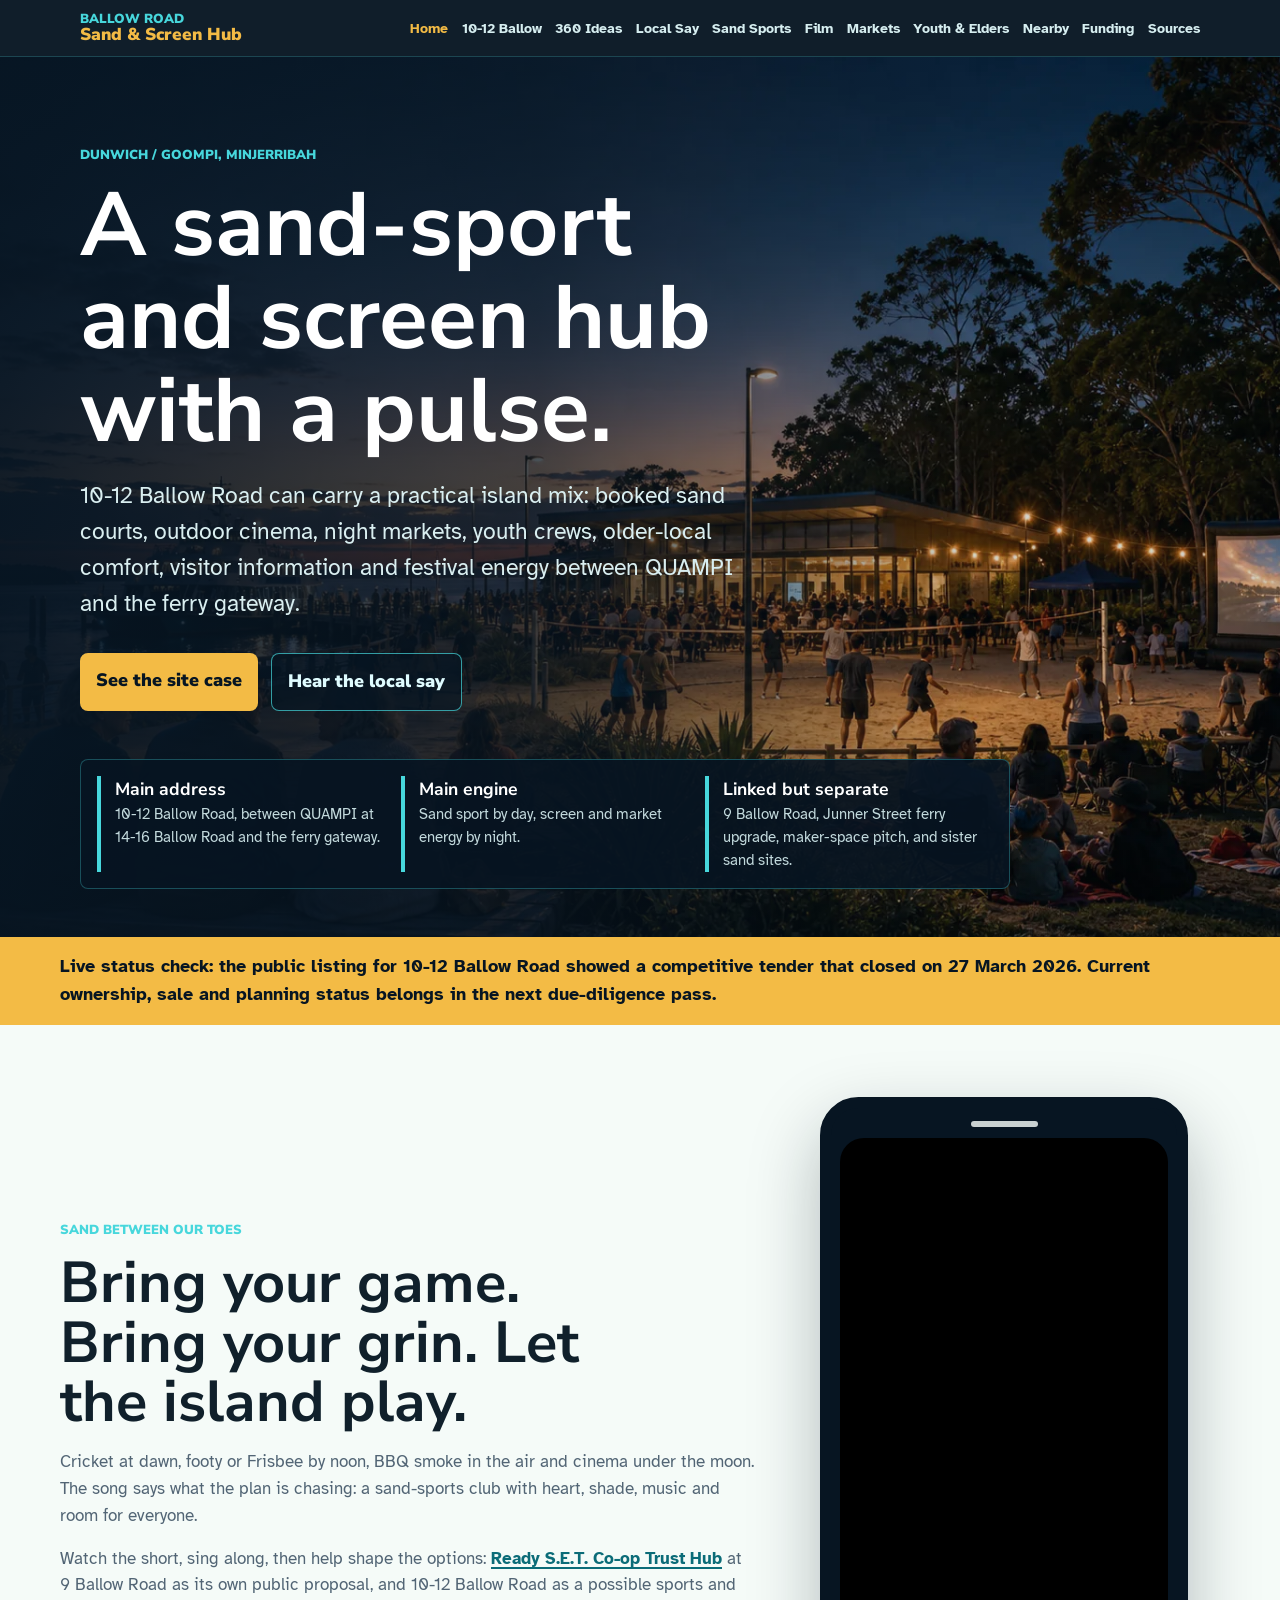
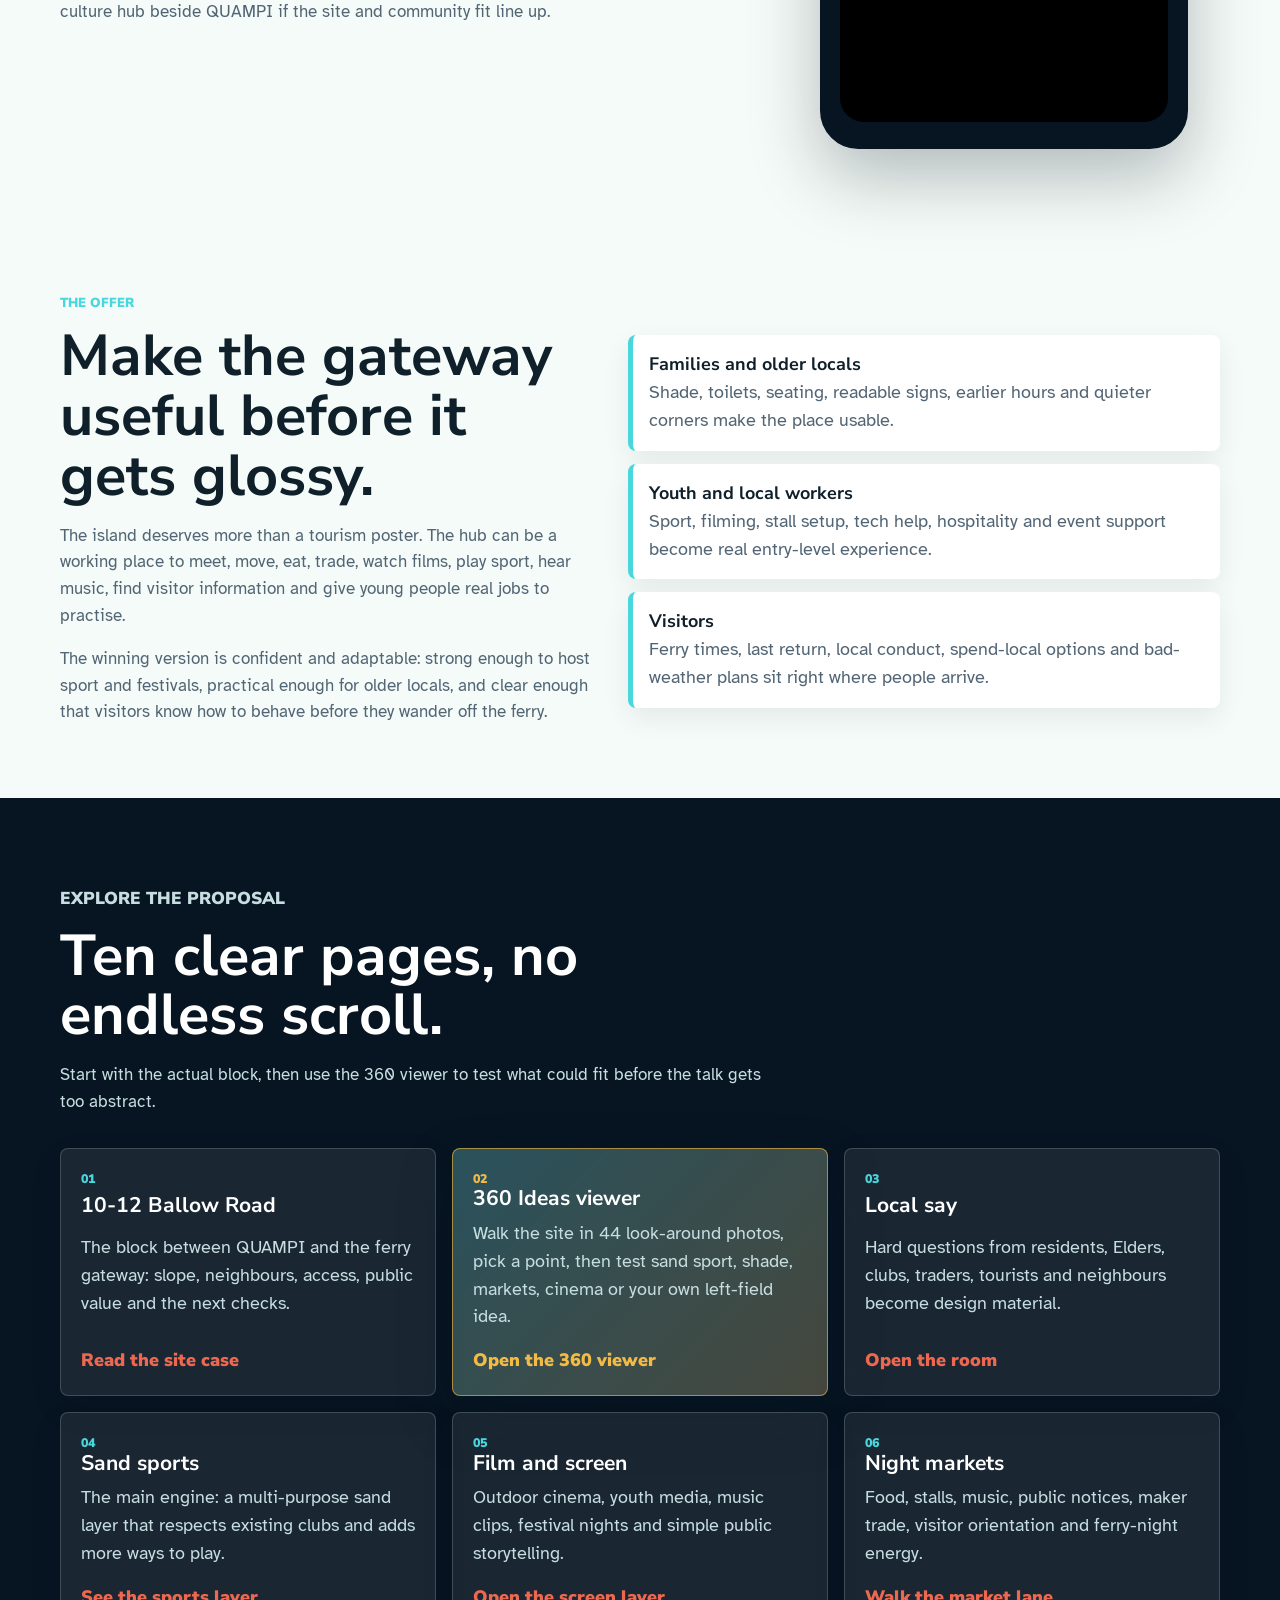
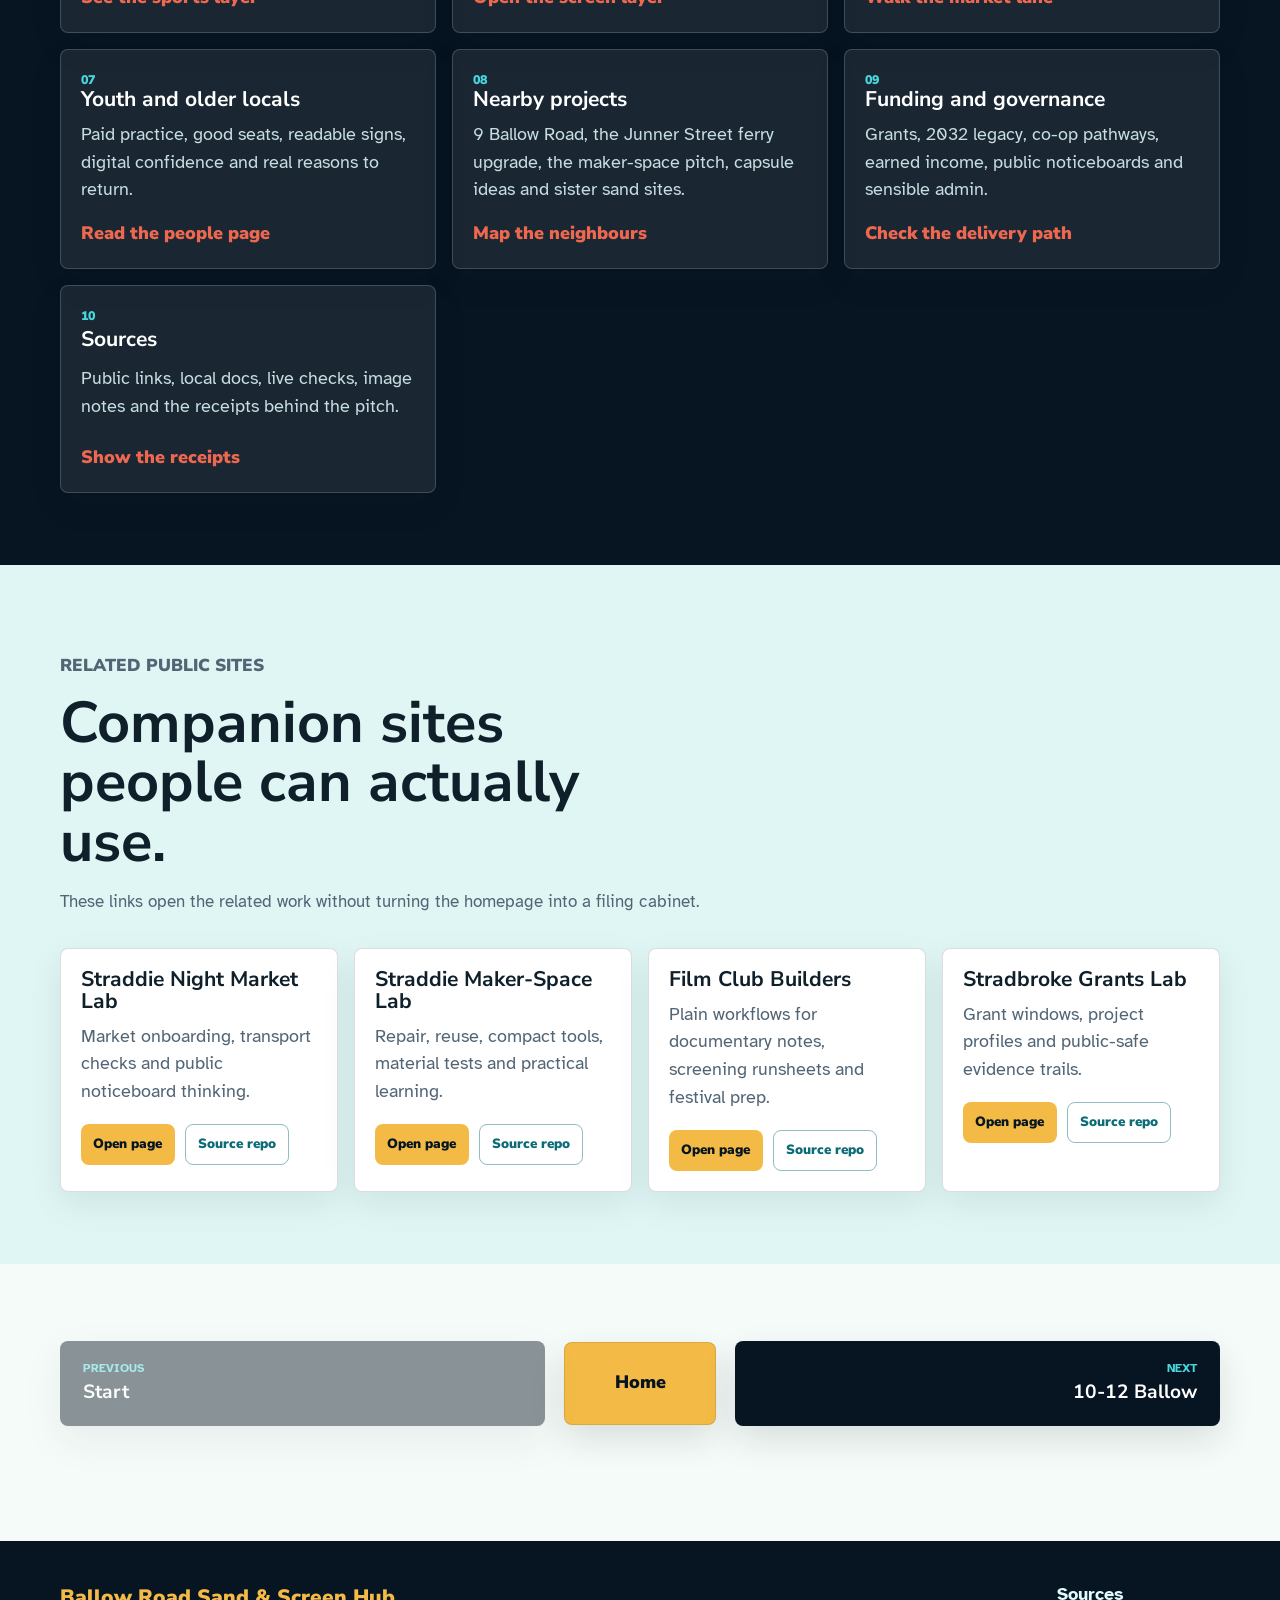
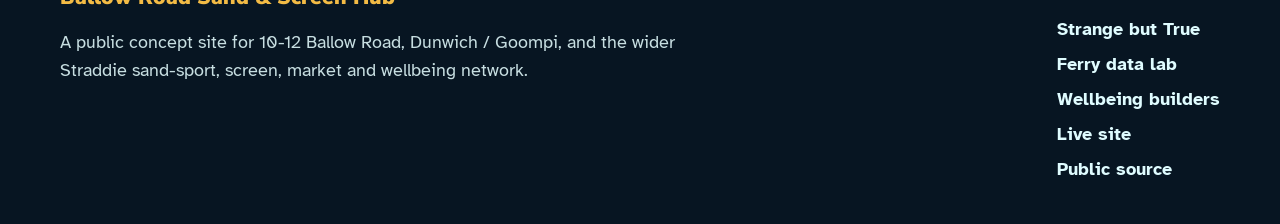
<file: index.html>
<!doctype html>
<html lang="en-AU">
  <head>
    <meta charset="utf-8">
    <meta name="viewport" content="width=device-width, initial-scale=1">
    <meta name="description" content="A confident public concept for a Ballow Road sand sports, screen culture, night market and wellbeing hub at 10-12 Ballow Road, Dunwich / Goompi, Minjerribah.">
    <meta property="og:title" content="Ballow Road Sand & Screen Hub">
    <meta property="og:description" content="Sand sport, outdoor cinema, night markets, youth crews, older-local comfort and visitor smarts at the Dunwich ferry gateway.">
    <meta property="og:image" content="assets/img/hero-home.webp">
    <title>Ballow Road Sand & Screen Hub</title>
    <link rel="preconnect" href="https://fonts.googleapis.com">
    <link rel="preconnect" href="https://fonts.gstatic.com" crossorigin>
    <link href="https://fonts.googleapis.com/css2?family=Atkinson+Hyperlegible:wght@400;700&family=Nunito+Sans:wght@700;800;900&display=swap" rel="stylesheet">
    <link rel="stylesheet" href="assets/css/site.css?v=20260703a">
    <link rel="icon" type="image/png" sizes="16x16" href="assets/favicon-raster-16.png">
    <link rel="icon" type="image/png" sizes="32x32" href="assets/favicon-raster-32.png">
    <link rel="icon" type="image/png" sizes="192x192" href="assets/favicon-raster-192.png">
    <link rel="apple-touch-icon" sizes="180x180" href="assets/apple-touch-icon-raster-180.png">
</head>
  <body data-page="home">
    <header class="site-header" data-site-header></header>
    <main id="main">
      <section class="hero" aria-labelledby="hero-title">
        <img src="assets/img/hero-home.webp" alt="Evening community hub near the ferry with sand sport, outdoor cinema and all-ages gathering">
        <div class="hero-inner">
          <div class="hero-copy">
            <p class="eyebrow">Dunwich / Goompi, Minjerribah</p>
            <h1 id="hero-title">A sand-sport and screen hub with a pulse.</h1>
            <p class="lede">10-12 Ballow Road can carry a practical island mix: booked sand courts, outdoor cinema, night markets, youth crews, older-local comfort, visitor information and festival energy between QUAMPI and the ferry gateway.</p>
            <div class="button-row">
              <a class="button primary" href="site.html">See the site case</a>
              <a class="button secondary" href="trust.html">Hear the local say</a>
            </div>
          </div>
          <div class="hero-facts" aria-label="Project summary">
            <div><strong>Main address</strong><span>10-12 Ballow Road, between QUAMPI at 14-16 Ballow Road and the ferry gateway.</span></div>
            <div><strong>Main engine</strong><span>Sand sport by day, screen and market energy by night.</span></div>
            <div><strong>Linked but separate</strong><span>9 Ballow Road, Junner Street ferry upgrade, maker-space pitch, and sister sand sites.</span></div>
          </div>
        </div>
      </section>

      <div class="notice">
        <div>Live status check: the public listing for 10-12 Ballow Road showed a competitive tender that closed on 27 March 2026. Current ownership, sale and planning status belongs in the next due-diligence pass.</div>
      </div>

      <section class="section phone-feature" aria-labelledby="phone-title">
        <div class="section-inner split">
          <div>
            <p class="eyebrow">Sand between our toes</p>
            <h2 id="phone-title">Bring your game. Bring your grin. Let the island play.</h2>
            <p class="soft">Cricket at dawn, footy or Frisbee by noon, BBQ smoke in the air and cinema under the moon. The song says what the plan is chasing: a sand-sports club with heart, shade, music and room for everyone.</p>
            <p class="soft">Watch the short, sing along, then help shape the options: <a href="https://auraofintelligence.github.io/ready-set-co-op-trust-hub/" target="_blank" rel="noopener noreferrer">Ready S.E.T. Co-op Trust Hub</a> at 9 Ballow Road as its own public proposal, and 10-12 Ballow Road as a possible sports and culture hub beside QUAMPI if the site and community fit line up.</p>
          </div>
          <div class="phone-frame-wrap" aria-label="Embedded YouTube Short">
            <div class="phone-frame">
              <iframe
                src="https://www.youtube.com/embed/bgLwEVCXkY0"
                title="YouTube Short for the Ballow Road Sand & Screen Hub"
                allow="accelerometer; autoplay; clipboard-write; encrypted-media; gyroscope; picture-in-picture; web-share"
                allowfullscreen></iframe>
            </div>
          </div>
        </div>
      </section>

      <section class="section" aria-labelledby="why-title">
        <div class="section-inner split">
          <div>
            <p class="eyebrow">The offer</p>
            <h2 id="why-title">Make the gateway useful before it gets glossy.</h2>
            <p class="soft">The island deserves more than a tourism poster. The hub can be a working place to meet, move, eat, trade, watch films, play sport, hear music, find visitor information and give young people real jobs to practise.</p>
            <p class="soft">The winning version is confident and adaptable: strong enough to host sport and festivals, practical enough for older locals, and clear enough that visitors know how to behave before they wander off the ferry.</p>
          </div>
          <div class="fact-list">
            <div class="fact-row"><strong>Families and older locals</strong><span>Shade, toilets, seating, readable signs, earlier hours and quieter corners make the place usable.</span></div>
            <div class="fact-row"><strong>Youth and local workers</strong><span>Sport, filming, stall setup, tech help, hospitality and event support become real entry-level experience.</span></div>
            <div class="fact-row"><strong>Visitors</strong><span>Ferry times, last return, local conduct, spend-local options and bad-weather plans sit right where people arrive.</span></div>
          </div>
        </div>
      </section>

      <section class="section dark" aria-labelledby="pages-title">
        <div class="section-inner">
          <div class="section-head">
            <p class="eyebrow">Explore the proposal</p>
            <h2 id="pages-title">Ten clear pages, no endless scroll.</h2>
            <p>Start with the actual block, then use the 360 viewer to test what could fit before the talk gets too abstract.</p>
          </div>
          <div class="grid three">
            <a class="route-card" href="site.html"><span>01</span><h3>10-12 Ballow Road</h3><p>The block between QUAMPI and the ferry gateway: slope, neighbours, access, public value and the next checks.</p><strong>Read the site case</strong></a>
            <a class="route-card feature-card" href="evidence-map.html"><span>02</span><h3>360 Ideas viewer</h3><p>Walk the site in 44 look-around photos, pick a point, then test sand sport, shade, markets, cinema or your own left-field idea.</p><strong>Open the 360 viewer</strong></a>
            <a class="route-card" href="trust.html"><span>03</span><h3>Local say</h3><p>Hard questions from residents, Elders, clubs, traders, tourists and neighbours become design material.</p><strong>Open the room</strong></a>
            <a class="route-card" href="sports.html"><span>04</span><h3>Sand sports</h3><p>The main engine: a multi-purpose sand layer that respects existing clubs and adds more ways to play.</p><strong>See the sports layer</strong></a>
            <a class="route-card" href="film.html"><span>05</span><h3>Film and screen</h3><p>Outdoor cinema, youth media, music clips, festival nights and simple public storytelling.</p><strong>Open the screen layer</strong></a>
            <a class="route-card" href="markets.html"><span>06</span><h3>Night markets</h3><p>Food, stalls, music, public notices, maker trade, visitor orientation and ferry-night energy.</p><strong>Walk the market lane</strong></a>
            <a class="route-card" href="youth-elders.html"><span>07</span><h3>Youth and older locals</h3><p>Paid practice, good seats, readable signs, digital confidence and real reasons to return.</p><strong>Read the people page</strong></a>
            <a class="route-card" href="nearby.html"><span>08</span><h3>Nearby projects</h3><p>9 Ballow Road, the Junner Street ferry upgrade, the maker-space pitch, capsule ideas and sister sand sites.</p><strong>Map the neighbours</strong></a>
            <a class="route-card" href="funding.html"><span>09</span><h3>Funding and governance</h3><p>Grants, 2032 legacy, co-op pathways, earned income, public noticeboards and sensible admin.</p><strong>Check the delivery path</strong></a>
            <a class="route-card" href="sources.html"><span>10</span><h3>Sources</h3><p>Public links, local docs, live checks, image notes and the receipts behind the pitch.</p><strong>Show the receipts</strong></a>
          </div>
        </div>
      </section>

      <section class="section aqua" aria-labelledby="links-title">
        <div class="section-inner">
          <div class="section-head">
            <p class="eyebrow">Related public sites</p>
            <h2 id="links-title">Companion sites people can actually use.</h2>
            <p>These links open the related work without turning the homepage into a filing cabinet.</p>
          </div>
          <div class="grid four">
            <article class="card"><h3>Straddie Night Market Lab</h3><p>Market onboarding, transport checks and public noticeboard thinking.</p><div class="card-links"><a class="mini-button primary" href="https://auraofintelligence.github.io/straddie-night-market-lab/" target="_blank" rel="noopener noreferrer">Open page</a><a class="mini-button secondary" href="https://github.com/auraofintelligence/straddie-night-market-lab" target="_blank" rel="noopener noreferrer">Source repo</a></div></article>
            <article class="card"><h3>Straddie Maker-Space Lab</h3><p>Repair, reuse, compact tools, material tests and practical learning.</p><div class="card-links"><a class="mini-button primary" href="https://auraofintelligence.github.io/straddie-makerspace-lab/" target="_blank" rel="noopener noreferrer">Open page</a><a class="mini-button secondary" href="https://github.com/auraofintelligence/straddie-makerspace-lab" target="_blank" rel="noopener noreferrer">Source repo</a></div></article>
            <article class="card"><h3>Film Club Builders</h3><p>Plain workflows for documentary notes, screening runsheets and festival prep.</p><div class="card-links"><a class="mini-button primary" href="https://auraofintelligence.github.io/film-club-documentary-builders/" target="_blank" rel="noopener noreferrer">Open page</a><a class="mini-button secondary" href="https://github.com/auraofintelligence/film-club-documentary-builders" target="_blank" rel="noopener noreferrer">Source repo</a></div></article>
            <article class="card"><h3>Stradbroke Grants Lab</h3><p>Grant windows, project profiles and public-safe evidence trails.</p><div class="card-links"><a class="mini-button primary" href="https://auraofintelligence.github.io/stradbroke-grants-lab/" target="_blank" rel="noopener noreferrer">Open page</a><a class="mini-button secondary" href="https://github.com/auraofintelligence/stradbroke-grants-lab" target="_blank" rel="noopener noreferrer">Source repo</a></div></article>
          </div>
        </div>
      </section>

      <div class="sequence-wrap" data-sequence-nav></div>
    </main>
    <footer class="site-footer" data-site-footer></footer>
    <script src="assets/js/site.js?v=20260612b"></script>
  </body>
</html>
</file>
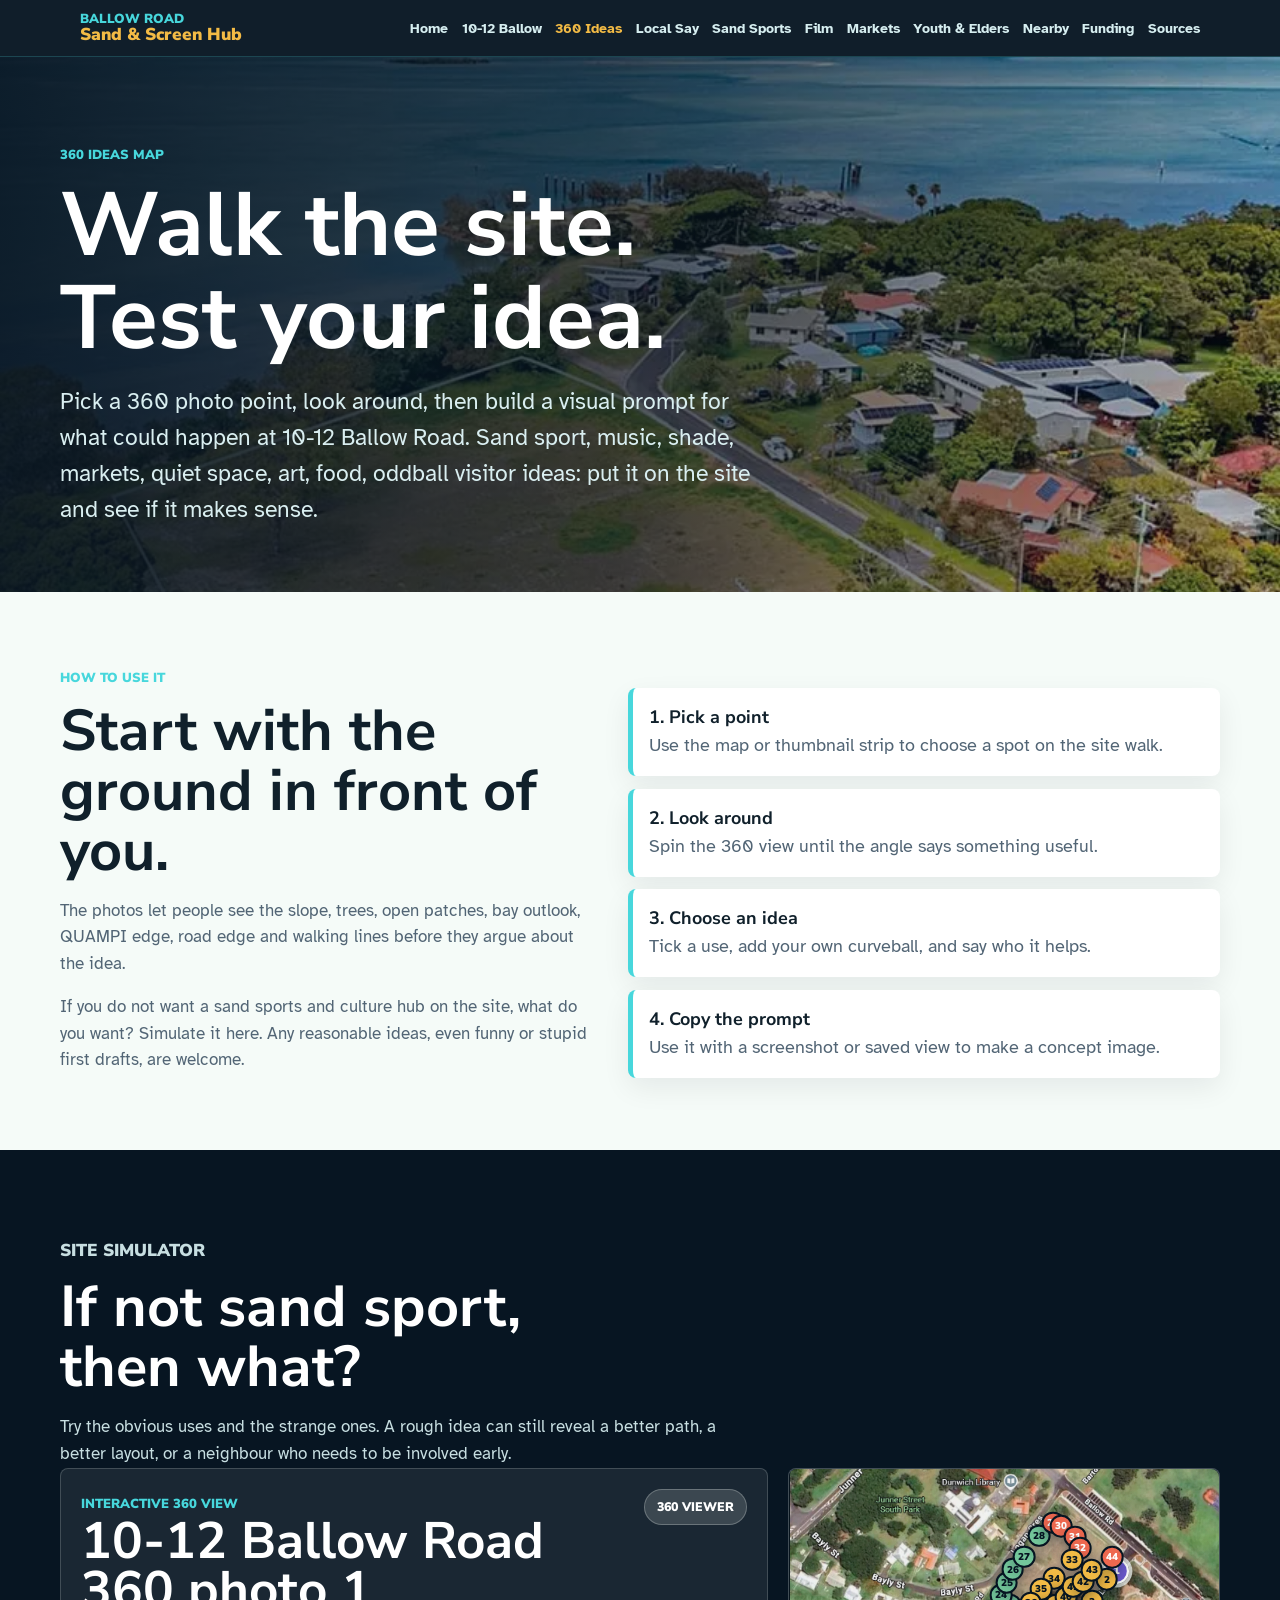
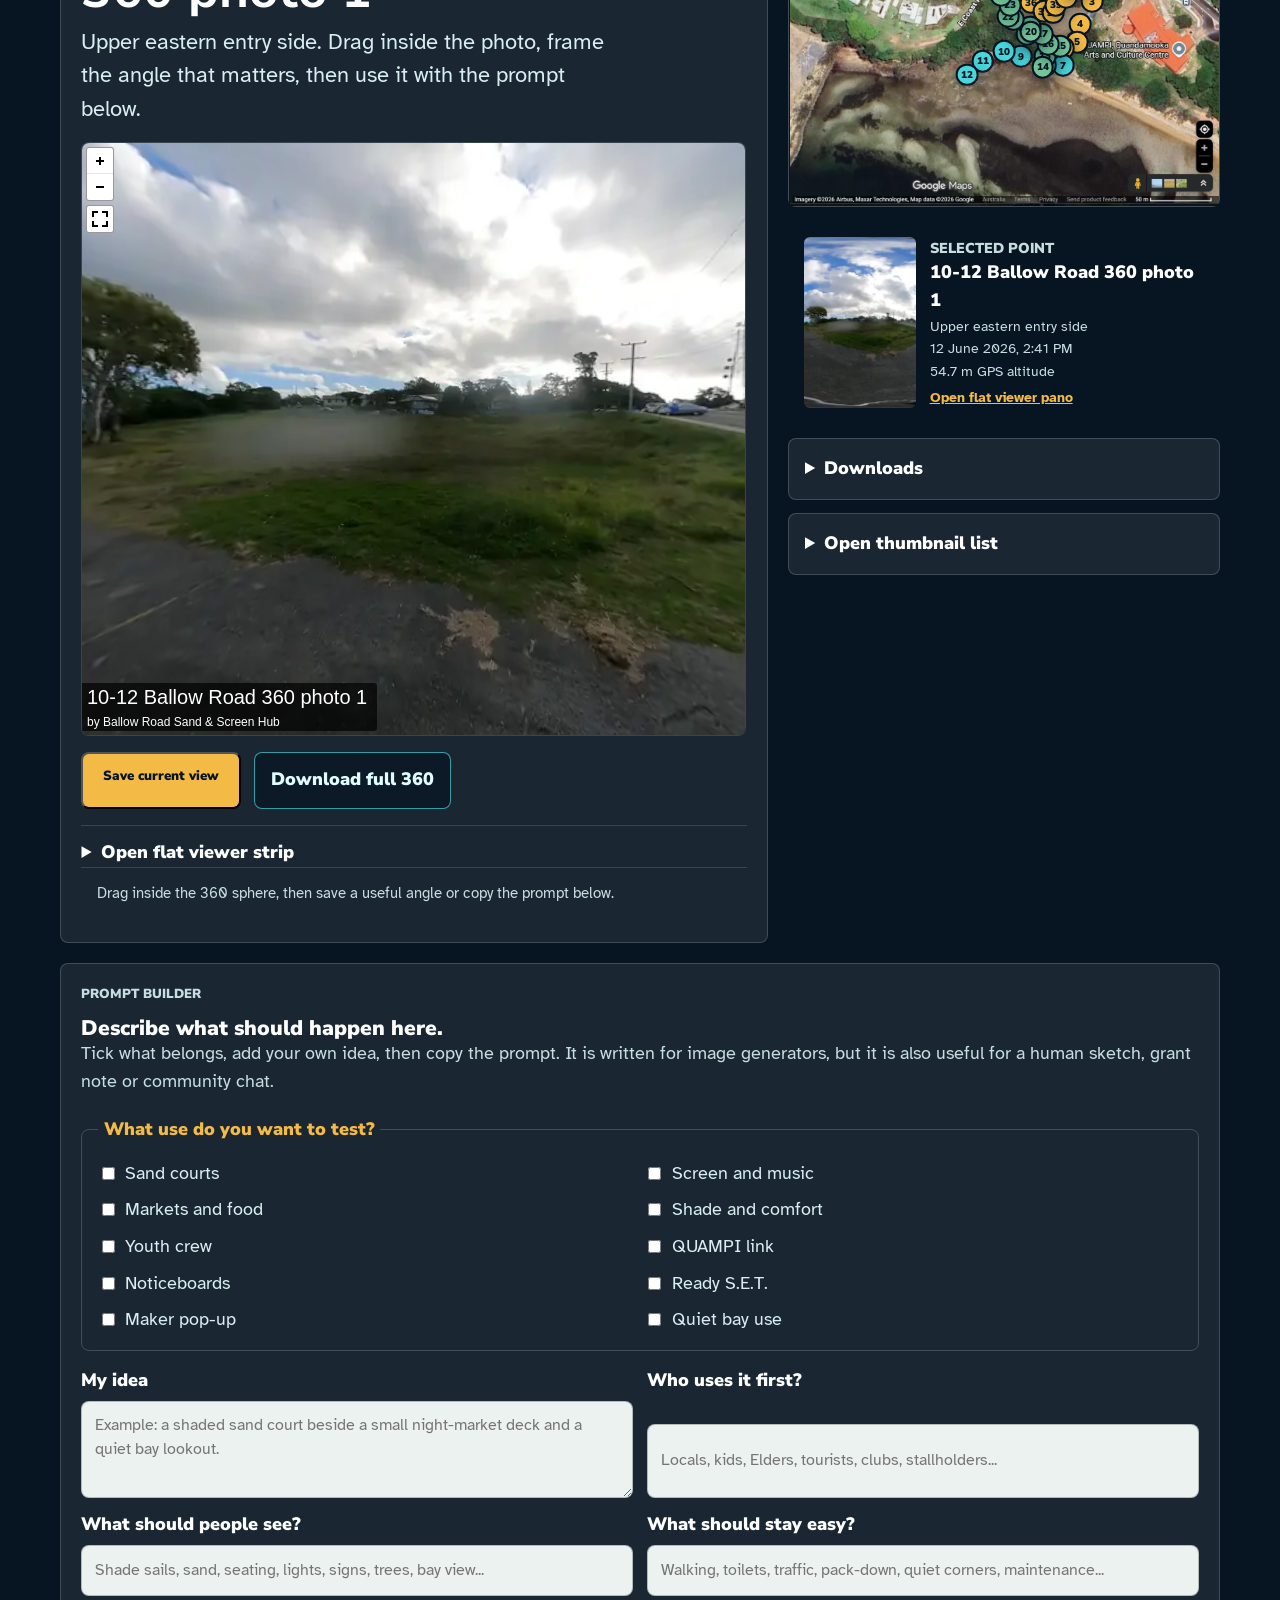
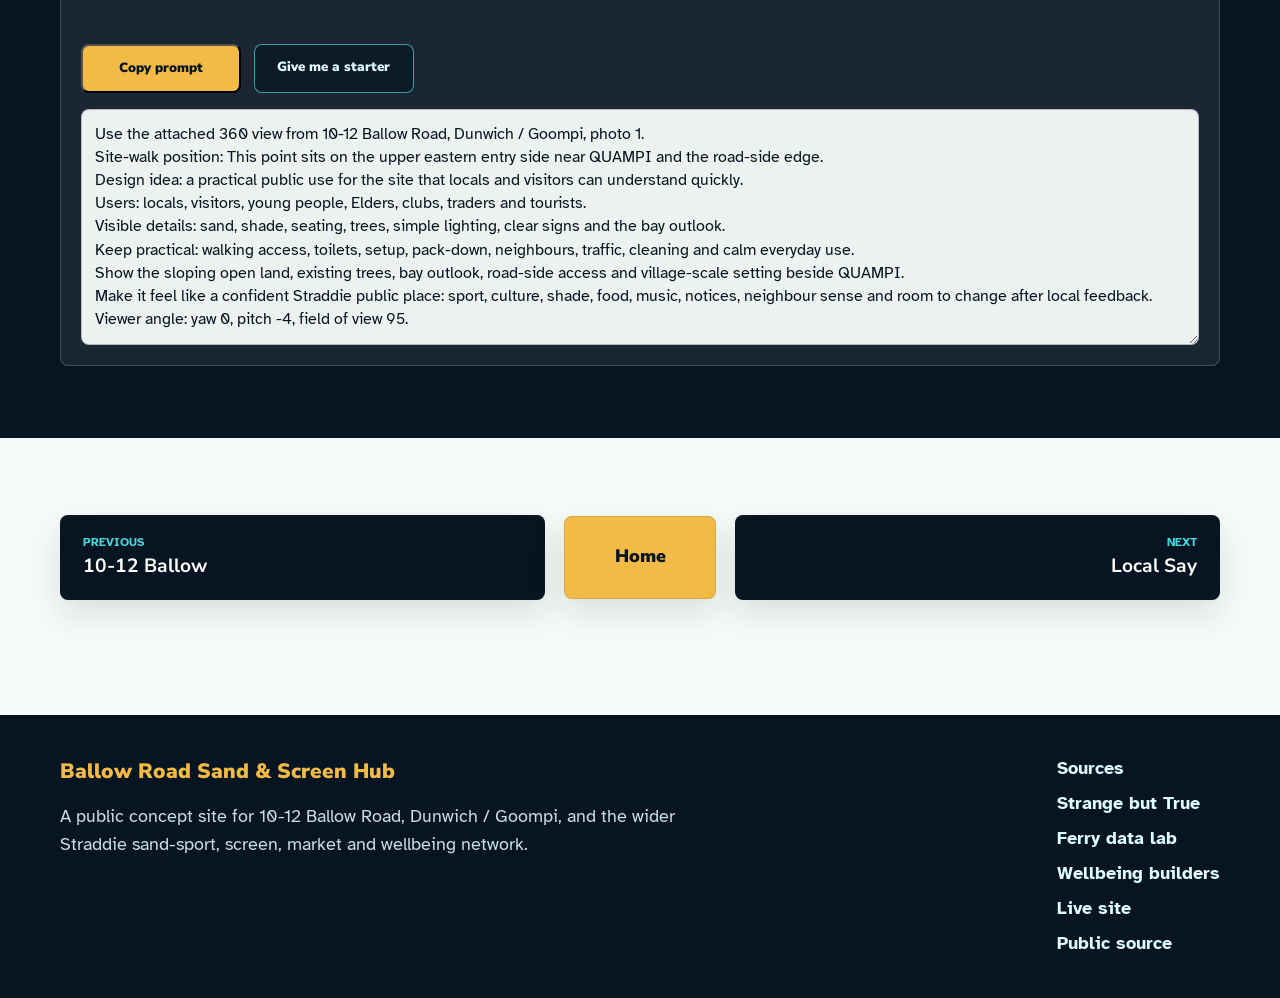
<file: evidence-map.html>
<!doctype html>
<html lang="en-AU">
  <head>
    <meta charset="utf-8">
    <meta name="viewport" content="width=device-width, initial-scale=1">
    <meta name="description" content="360 photo workbench for testing ideas at 10-12 Ballow Road, Dunwich / Goompi.">
    <title>360 Ideas | Ballow Road Sand & Screen Hub</title>
    <link rel="preconnect" href="https://fonts.googleapis.com">
    <link rel="preconnect" href="https://fonts.gstatic.com" crossorigin>
    <link href="https://fonts.googleapis.com/css2?family=Atkinson+Hyperlegible:wght@400;700&family=Nunito+Sans:wght@700;800;900&display=swap" rel="stylesheet">
    <link rel="stylesheet" href="assets/vendor/pannellum/pannellum.css">
    <link rel="stylesheet" href="assets/css/site.css?v=20260612c">
    <link rel="icon" type="image/png" sizes="16x16" href="assets/favicon-raster-16.png">
    <link rel="icon" type="image/png" sizes="32x32" href="assets/favicon-raster-32.png">
    <link rel="icon" type="image/png" sizes="192x192" href="assets/favicon-raster-192.png">
    <link rel="apple-touch-icon" sizes="180x180" href="assets/apple-touch-icon-raster-180.png">
</head>
  <body data-page="evidence">
    <header class="site-header" data-site-header></header>
    <main id="main">
      <section class="page-hero" aria-labelledby="page-title">
        <img src="assets/img/site-aerial-west-northwest-bay.webp" alt="Aerial view of 10-12 Ballow Road and Moreton Bay">
        <div class="page-hero-inner">
          <p class="eyebrow">360 ideas map</p>
          <h1 id="page-title">Walk the site. Test your idea.</h1>
          <p class="lede">Pick a 360 photo point, look around, then build a visual prompt for what could happen at 10-12 Ballow Road. Sand sport, music, shade, markets, quiet space, art, food, oddball visitor ideas: put it on the site and see if it makes sense.</p>
        </div>
      </section>

      <section class="section" aria-labelledby="how-title">
        <div class="section-inner split">
          <div>
            <p class="eyebrow">How to use it</p>
            <h2 id="how-title">Start with the ground in front of you.</h2>
            <p class="soft">The photos let people see the slope, trees, open patches, bay outlook, QUAMPI edge, road edge and walking lines before they argue about the idea.</p>
            <p class="soft">If you do not want a sand sports and culture hub on the site, what do you want? Simulate it here. Any reasonable ideas, even funny or stupid first drafts, are welcome.</p>
          </div>
          <div class="fact-list">
            <div class="fact-row"><strong>1. Pick a point</strong><span>Use the map or thumbnail strip to choose a spot on the site walk.</span></div>
            <div class="fact-row"><strong>2. Look around</strong><span>Spin the 360 view until the angle says something useful.</span></div>
            <div class="fact-row"><strong>3. Choose an idea</strong><span>Tick a use, add your own curveball, and say who it helps.</span></div>
            <div class="fact-row"><strong>4. Copy the prompt</strong><span>Use it with a screenshot or saved view to make a concept image.</span></div>
          </div>
        </div>
      </section>

      <section class="section dark evidence-workspace-section" aria-labelledby="workspace-title">
        <div class="section-inner">
          <div class="section-head">
            <p class="eyebrow">Site simulator</p>
            <h2 id="workspace-title">If not sand sport, then what?</h2>
            <p>Try the obvious uses and the strange ones. A rough idea can still reveal a better path, a better layout, or a neighbour who needs to be involved early.</p>
          </div>

          <div class="evidence-workspace">
            <div data-pano-viewer aria-label="Selected 360 panorama workbench"></div>

            <aside class="evidence-map-column" aria-label="360 photo map and selected point">
              <div class="map-panel compact-map-panel">
                <div class="map-canvas site-photo-map" data-photo-map aria-label="Marked Google map screenshot of 10-12 Ballow Road 360 photo points"></div>
              </div>
              <div class="photo-preview" data-photo-preview></div>
              <details class="download-panel compact-disclosure" data-download-panel>
                <summary>Downloads</summary>
                <div class="download-actions">
                  <button class="button secondary small-button" type="button" data-save-view>Save current view</button>
                  <button class="button secondary small-button" type="button" data-download-current>Download full 360</button>
                </div>
              </details>
              <details class="thumb-drawer">
                <summary>Open thumbnail list</summary>
                <div class="thumb-list" data-photo-thumbs aria-label="360 photo thumbnails"></div>
              </details>
            </aside>
          </div>

          <section class="idea-builder" aria-labelledby="idea-title">
            <div>
              <p class="eyebrow">Prompt builder</p>
              <h3 id="idea-title">Describe what should happen here.</h3>
              <p>Tick what belongs, add your own idea, then copy the prompt. It is written for image generators, but it is also useful for a human sketch, grant note or community chat.</p>
            </div>

            <form class="idea-form">
              <fieldset>
                <legend>What use do you want to test?</legend>
                <div class="idea-checks">
                  <label><input type="checkbox" data-idea-option value="multi-purpose sand courts for volleyball, beach cricket, footy training, beach tennis, pickleball-style net games and social sport"> Sand courts</label>
                  <label><input type="checkbox" data-idea-option value="outdoor cinema, music nights and a small community stage"> Screen and music</label>
                  <label><input type="checkbox" data-idea-option value="night markets, BBQ, food stalls and local trader pop-ups"> Markets and food</label>
                  <label><input type="checkbox" data-idea-option value="shade, seats, toilets, gentle paths and elder-friendly pause points"> Shade and comfort</label>
                  <label><input type="checkbox" data-idea-option value="youth crew roles for setup, sport, filming, tech help, cleaning and pack-down"> Youth crew</label>
                  <label><input type="checkbox" data-idea-option value="QUAMPI arts link, cultural welcome, local stories and visitor behaviour cues"> QUAMPI link</label>
                  <label><input type="checkbox" data-idea-option value="digital noticeboard, ferry notes, event updates and visitor orientation"> Noticeboards</label>
                  <label><input type="checkbox" data-idea-option value="Ready S.E.T. Co-op support desk, training and hyperlocal media"> Ready S.E.T.</label>
                  <label><input type="checkbox" data-idea-option value="maker-space pop-up, repair bench, tool demos and practical learning"> Maker pop-up</label>
                  <label><input type="checkbox" data-idea-option value="quiet bay lookout, sculpture lawn, picnic edge and low-key rest space"> Quiet bay use</label>
                </div>
              </fieldset>

              <div class="field-grid">
                <label>My idea
                  <textarea data-idea-custom rows="3" placeholder="Example: a shaded sand court beside a small night-market deck and a quiet bay lookout."></textarea>
                </label>
                <label>Who uses it first?
                  <input data-idea-users type="text" placeholder="Locals, kids, Elders, tourists, clubs, stallholders...">
                </label>
                <label>What should people see?
                  <input data-idea-look type="text" placeholder="Shade sails, sand, seating, lights, signs, trees, bay view...">
                </label>
                <label>What should stay easy?
                  <input data-idea-practical type="text" placeholder="Walking, toilets, traffic, pack-down, quiet corners, maintenance...">
                </label>
              </div>

              <div class="button-row">
                <button class="button primary" type="button" data-copy-prompt>Copy prompt</button>
                <button class="button secondary" type="button" data-random-idea>Give me a starter</button>
              </div>
              <textarea class="generated-prompt" data-generated-prompt rows="9" aria-label="Generated image prompt"></textarea>
            </form>
          </section>
        </div>
      </section>

      <div class="sequence-wrap" data-sequence-nav></div>
    </main>
    <footer class="site-footer" data-site-footer></footer>
    <script src="assets/vendor/pannellum/pannellum.js"></script>
    <script src="assets/js/site-360-data.js?v=20260612d"></script>
    <script src="assets/js/site.js?v=20260612b"></script>
    <script src="assets/js/evidence-map.js?v=20260612d"></script>
  </body>
</html>
</file>
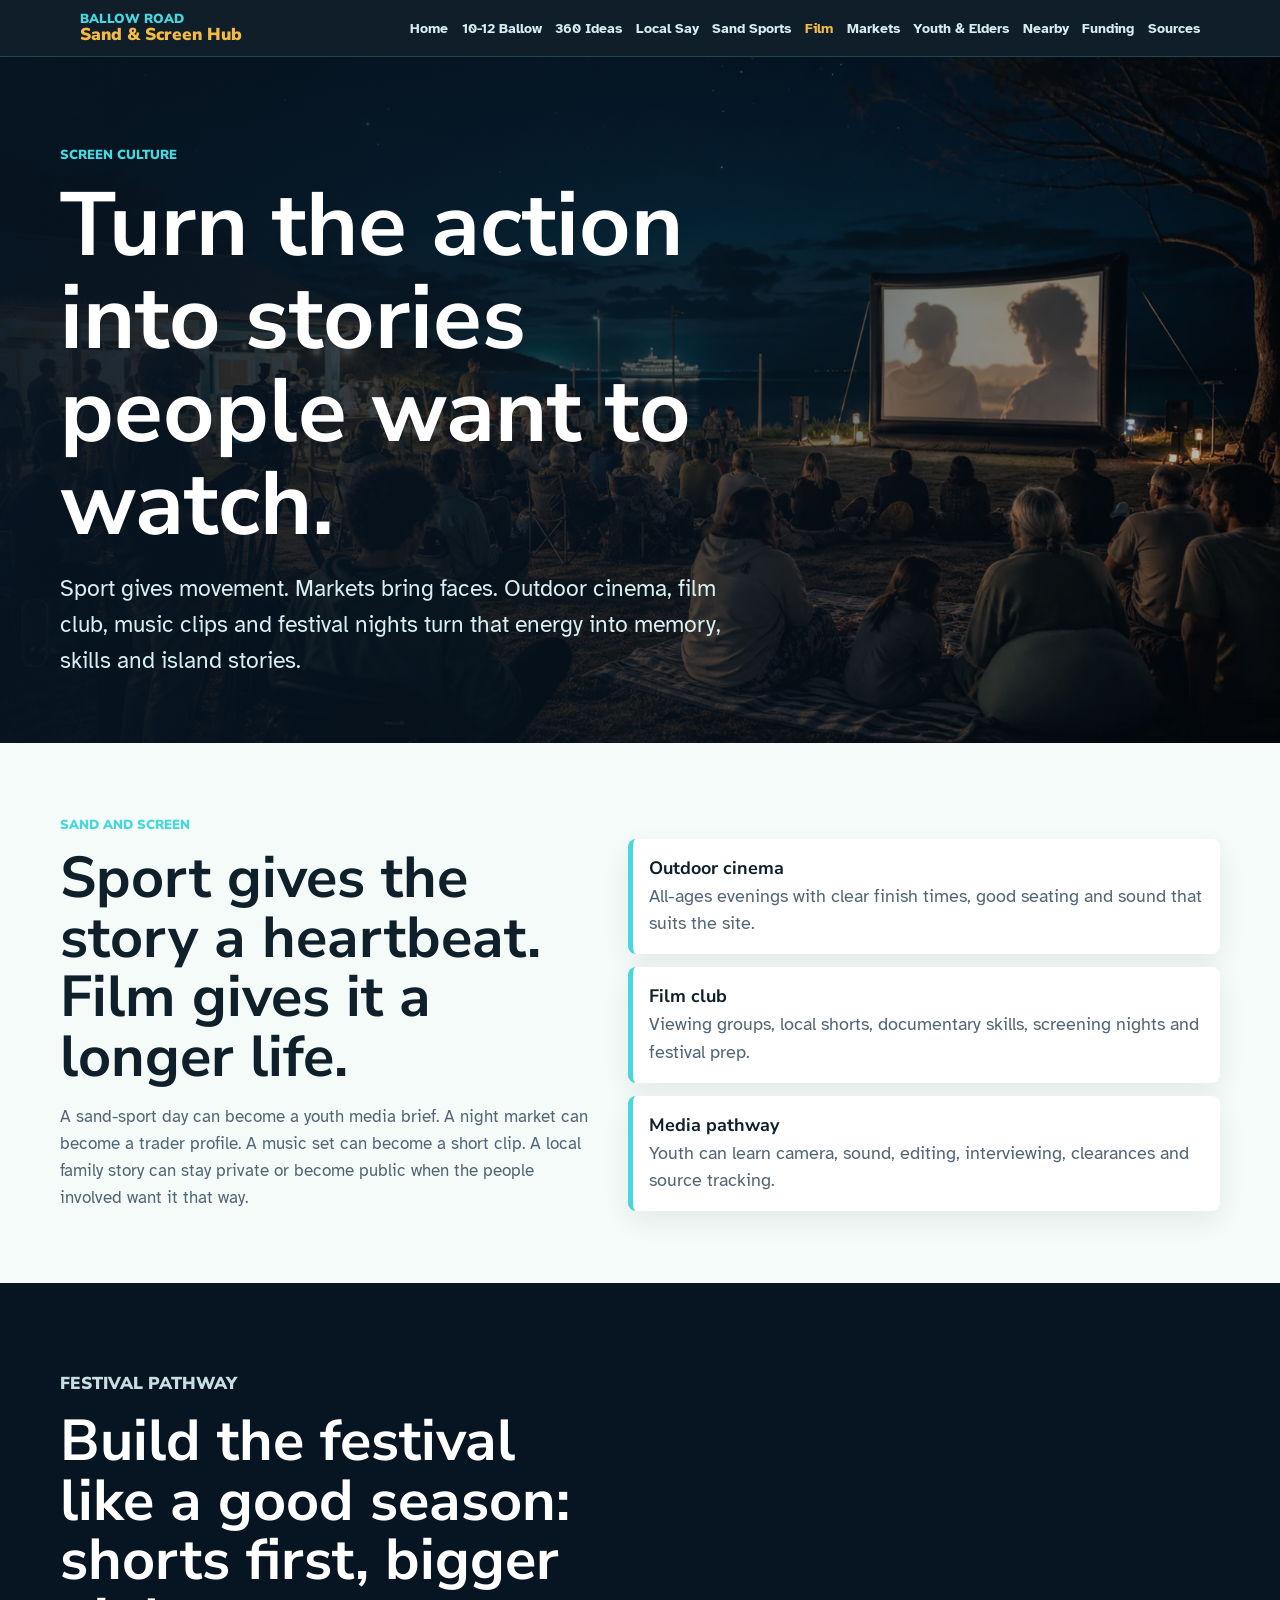
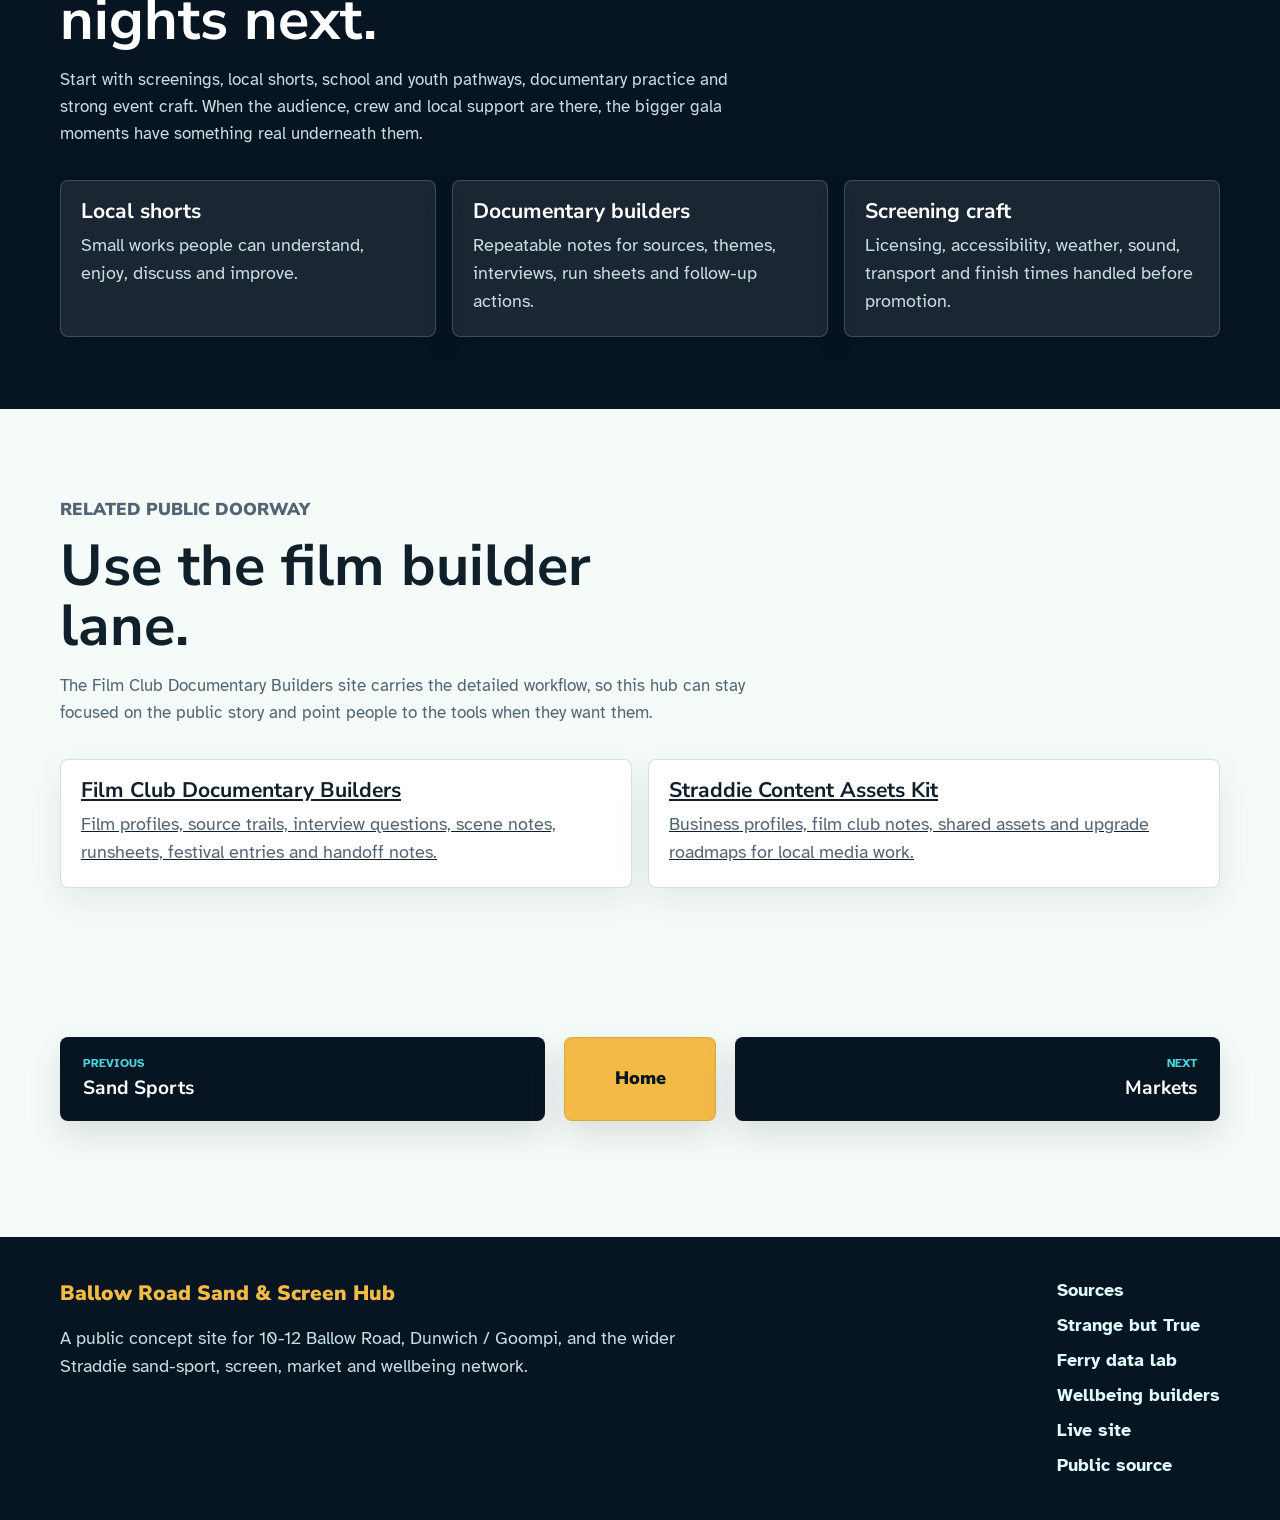
<file: film.html>
<!doctype html>
<html lang="en-AU">
  <head>
    <meta charset="utf-8">
    <meta name="viewport" content="width=device-width, initial-scale=1">
    <meta name="description" content="Outdoor cinema, youth media, film club and festival energy for the Ballow Road Sand & Screen Hub.">
    <title>Film | Ballow Road Sand & Screen Hub</title>
    <link rel="preconnect" href="https://fonts.googleapis.com">
    <link rel="preconnect" href="https://fonts.gstatic.com" crossorigin>
    <link href="https://fonts.googleapis.com/css2?family=Atkinson+Hyperlegible:wght@400;700&family=Nunito+Sans:wght@700;800;900&display=swap" rel="stylesheet">
    <link rel="stylesheet" href="assets/css/site.css?v=20260612c">
    <link rel="icon" type="image/png" sizes="16x16" href="assets/favicon-raster-16.png">
    <link rel="icon" type="image/png" sizes="32x32" href="assets/favicon-raster-32.png">
    <link rel="icon" type="image/png" sizes="192x192" href="assets/favicon-raster-192.png">
    <link rel="apple-touch-icon" sizes="180x180" href="assets/apple-touch-icon-raster-180.png">
</head>
  <body data-page="film">
    <header class="site-header" data-site-header></header>
    <main id="main">
      <section class="page-hero" aria-labelledby="page-title">
        <img src="assets/img/hero-film.webp" alt="Outdoor cinema and local film crew at an evening community gathering">
        <div class="page-hero-inner">
          <p class="eyebrow">Screen culture</p>
          <h1 id="page-title">Turn the action into stories people want to watch.</h1>
          <p class="lede">Sport gives movement. Markets bring faces. Outdoor cinema, film club, music clips and festival nights turn that energy into memory, skills and island stories.</p>
        </div>
      </section>

      <section class="section" aria-labelledby="loop-title">
        <div class="section-inner split">
          <div>
            <p class="eyebrow">Sand and screen</p>
            <h2 id="loop-title">Sport gives the story a heartbeat. Film gives it a longer life.</h2>
            <p class="soft">A sand-sport day can become a youth media brief. A night market can become a trader profile. A music set can become a short clip. A local family story can stay private or become public when the people involved want it that way.</p>
          </div>
          <div class="fact-list">
            <div class="fact-row"><strong>Outdoor cinema</strong><span>All-ages evenings with clear finish times, good seating and sound that suits the site.</span></div>
            <div class="fact-row"><strong>Film club</strong><span>Viewing groups, local shorts, documentary skills, screening nights and festival prep.</span></div>
            <div class="fact-row"><strong>Media pathway</strong><span>Youth can learn camera, sound, editing, interviewing, clearances and source tracking.</span></div>
          </div>
        </div>
      </section>

      <section class="section dark" aria-labelledby="festival-title">
        <div class="section-inner">
          <div class="section-head">
            <p class="eyebrow">Festival pathway</p>
            <h2 id="festival-title">Build the festival like a good season: shorts first, bigger nights next.</h2>
            <p>Start with screenings, local shorts, school and youth pathways, documentary practice and strong event craft. When the audience, crew and local support are there, the bigger gala moments have something real underneath them.</p>
          </div>
          <div class="grid three">
            <article class="card"><h3>Local shorts</h3><p>Small works people can understand, enjoy, discuss and improve.</p></article>
            <article class="card"><h3>Documentary builders</h3><p>Repeatable notes for sources, themes, interviews, run sheets and follow-up actions.</p></article>
            <article class="card"><h3>Screening craft</h3><p>Licensing, accessibility, weather, sound, transport and finish times handled before promotion.</p></article>
          </div>
        </div>
      </section>

      <section class="section" aria-labelledby="related-title">
        <div class="section-inner">
          <div class="section-head">
            <p class="eyebrow">Related public doorway</p>
            <h2 id="related-title">Use the film builder lane.</h2>
            <p>The Film Club Documentary Builders site carries the detailed workflow, so this hub can stay focused on the public story and point people to the tools when they want them.</p>
          </div>
          <div class="grid two">
            <a class="card" href="https://auraofintelligence.github.io/film-club-documentary-builders/" target="_blank" rel="noopener noreferrer"><h3>Film Club Documentary Builders</h3><p>Film profiles, source trails, interview questions, scene notes, runsheets, festival entries and handoff notes.</p></a>
            <a class="card" href="https://auraofintelligence.github.io/straddie-content-assets-kit/" target="_blank" rel="noopener noreferrer"><h3>Straddie Content Assets Kit</h3><p>Business profiles, film club notes, shared assets and upgrade roadmaps for local media work.</p></a>
          </div>
        </div>
      </section>

      <div class="sequence-wrap" data-sequence-nav></div>
    </main>
    <footer class="site-footer" data-site-footer></footer>
    <script src="assets/js/site.js?v=20260612b"></script>
  </body>
</html>
</file>
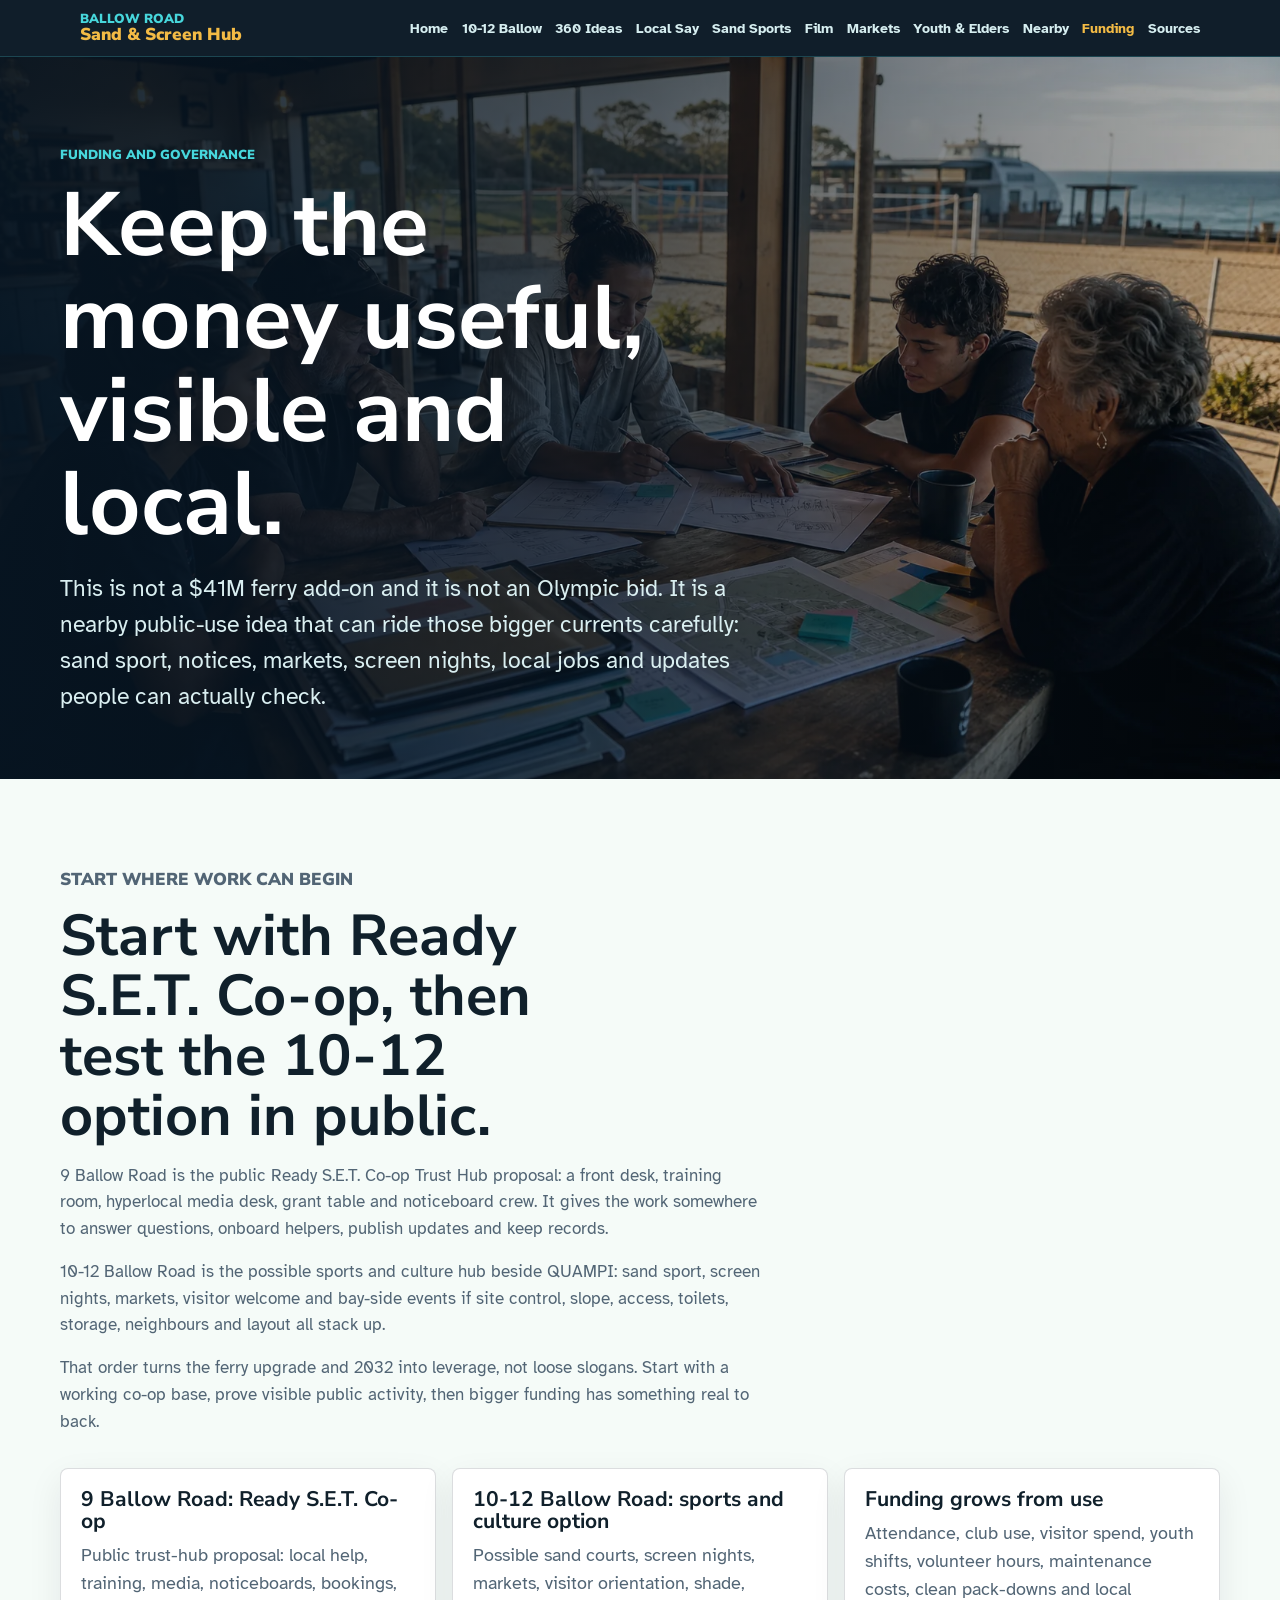
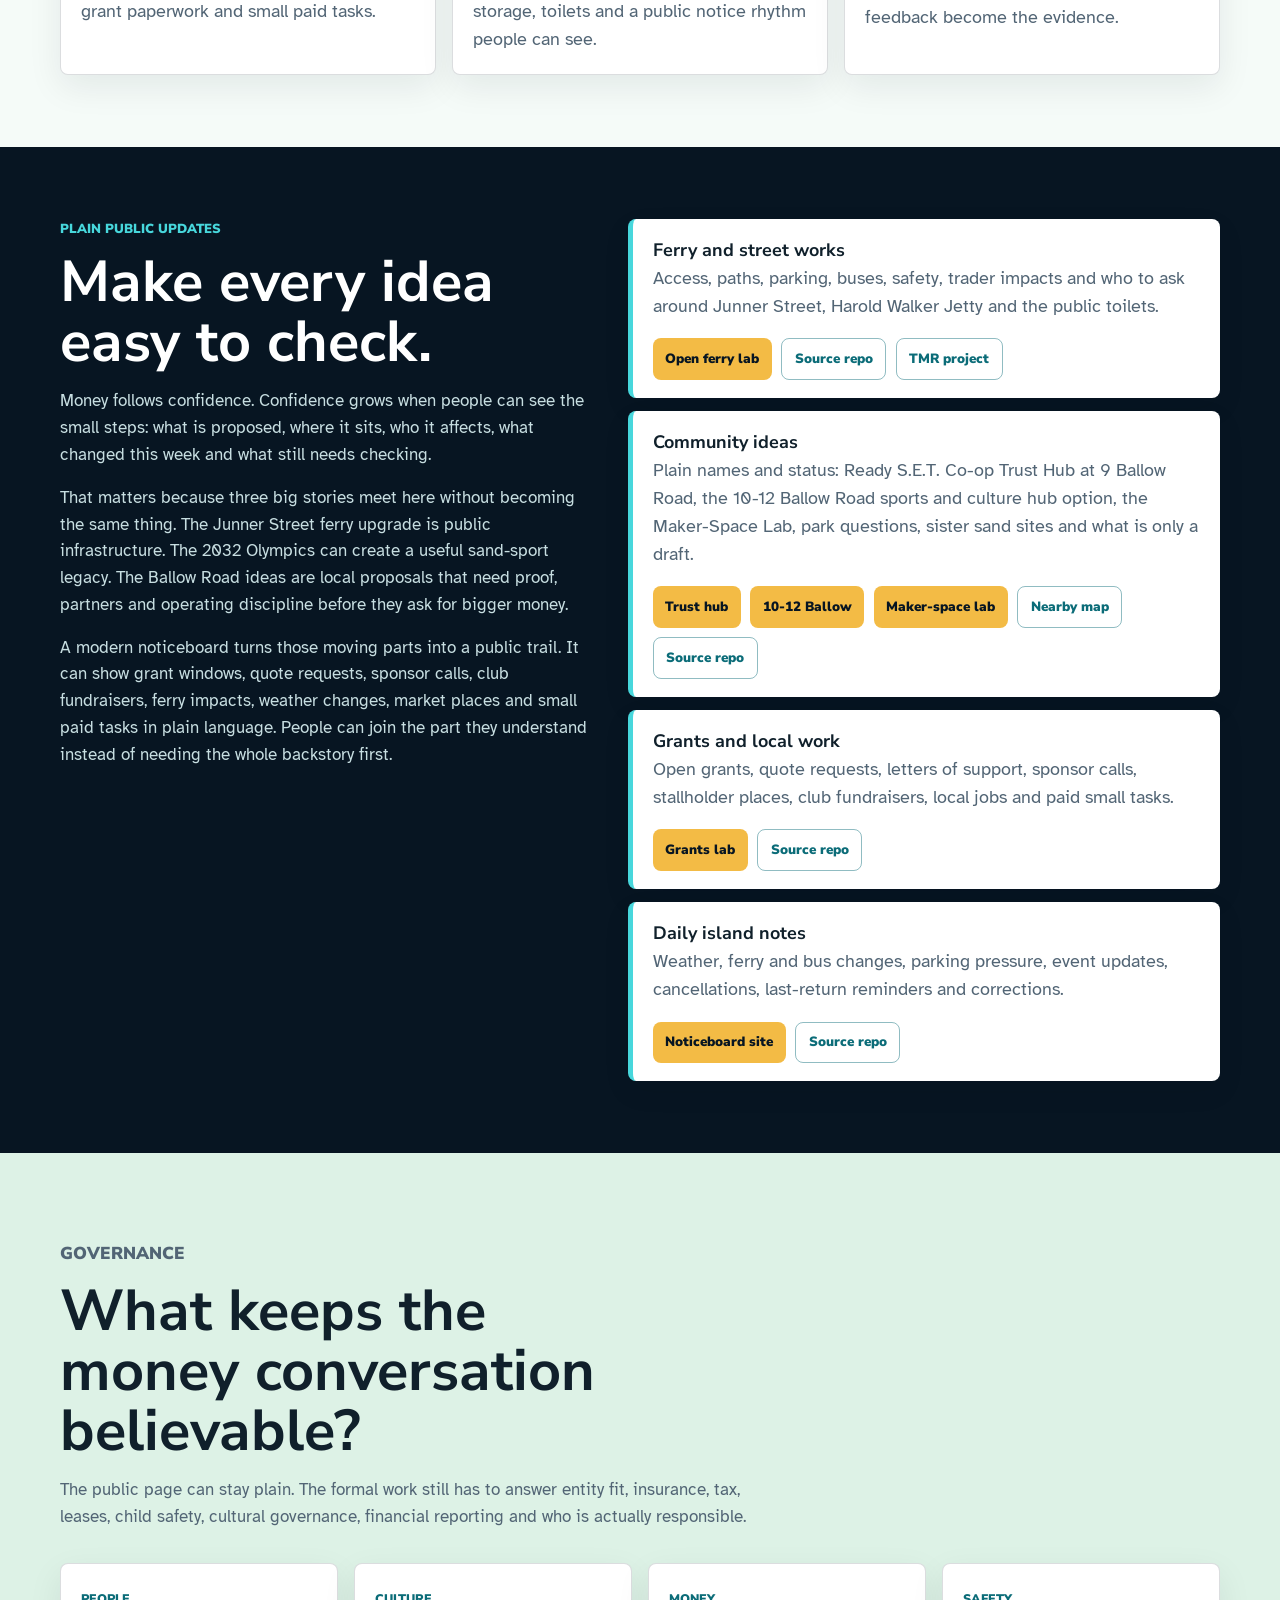
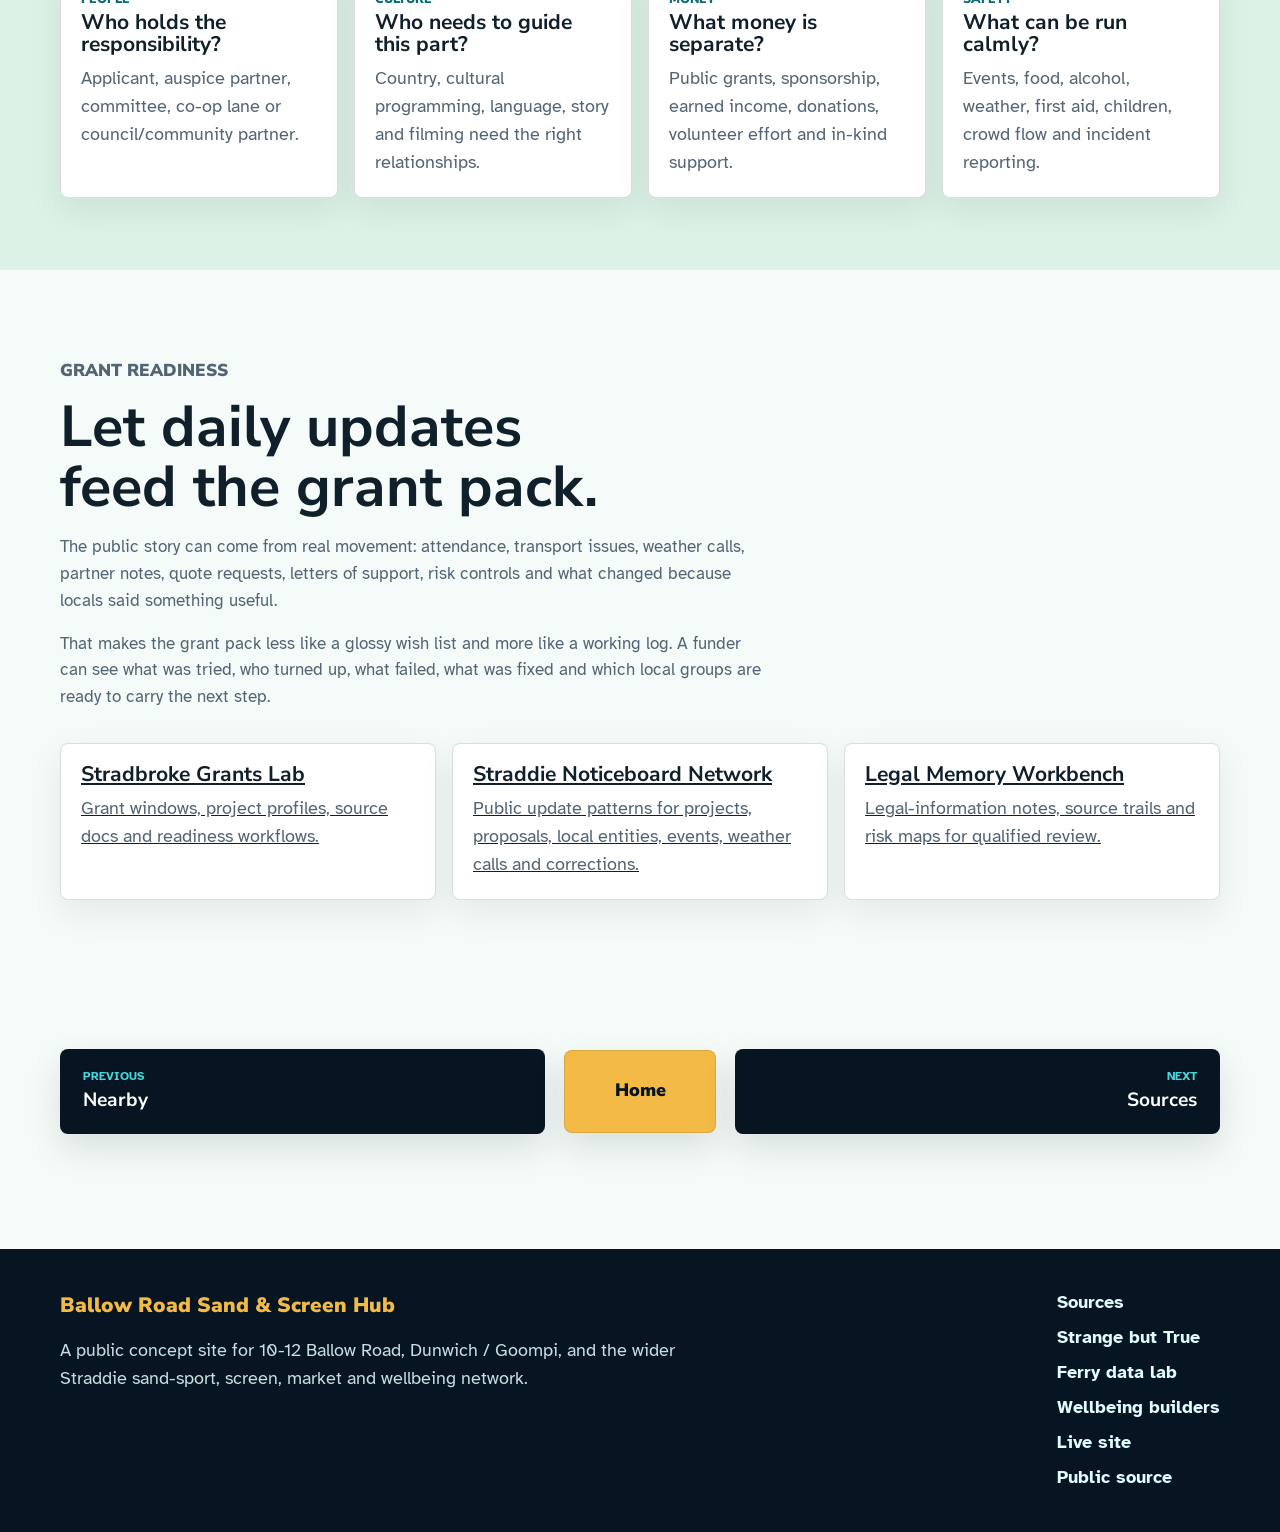
<file: funding.html>
<!doctype html>
<html lang="en-AU">
  <head>
    <meta charset="utf-8">
    <meta name="viewport" content="width=device-width, initial-scale=1">
    <meta name="description" content="Funding, governance, earned income and delivery pathway for the Ballow Road Sand & Screen Hub concept.">
    <title>Funding | Ballow Road Sand & Screen Hub</title>
    <link rel="preconnect" href="https://fonts.googleapis.com">
    <link rel="preconnect" href="https://fonts.gstatic.com" crossorigin>
    <link href="https://fonts.googleapis.com/css2?family=Atkinson+Hyperlegible:wght@400;700&family=Nunito+Sans:wght@700;800;900&display=swap" rel="stylesheet">
    <link rel="stylesheet" href="assets/css/site.css?v=20260612c">
    <link rel="icon" type="image/png" sizes="16x16" href="assets/favicon-raster-16.png">
    <link rel="icon" type="image/png" sizes="32x32" href="assets/favicon-raster-32.png">
    <link rel="icon" type="image/png" sizes="192x192" href="assets/favicon-raster-192.png">
    <link rel="apple-touch-icon" sizes="180x180" href="assets/apple-touch-icon-raster-180.png">
</head>
  <body data-page="funding">
    <header class="site-header" data-site-header></header>
    <main id="main">
      <section class="page-hero" aria-labelledby="page-title">
        <img src="assets/img/hero-funding.webp" alt="Community members reviewing grant folders, budget sketches and a site plan at a table">
        <div class="page-hero-inner">
          <p class="eyebrow">Funding and governance</p>
          <h1 id="page-title">Keep the money useful, visible and local.</h1>
          <p class="lede">This is not a $41M ferry add-on and it is not an Olympic bid. It is a nearby public-use idea that can ride those bigger currents carefully: sand sport, notices, markets, screen nights, local jobs and updates people can actually check.</p>
        </div>
      </section>

      <section class="section" aria-labelledby="stages-title">
        <div class="section-inner">
          <div class="section-head">
            <p class="eyebrow">Start where work can begin</p>
            <h2 id="stages-title">Start with Ready S.E.T. Co-op, then test the 10-12 option in public.</h2>
            <p>9 Ballow Road is the public Ready S.E.T. Co-op Trust Hub proposal: a front desk, training room, hyperlocal media desk, grant table and noticeboard crew. It gives the work somewhere to answer questions, onboard helpers, publish updates and keep records.</p>
            <p>10-12 Ballow Road is the possible sports and culture hub beside QUAMPI: sand sport, screen nights, markets, visitor welcome and bay-side events if site control, slope, access, toilets, storage, neighbours and layout all stack up.</p>
            <p>That order turns the ferry upgrade and 2032 into leverage, not loose slogans. Start with a working co-op base, prove visible public activity, then bigger funding has something real to back.</p>
          </div>
          <div class="grid three">
            <article class="card"><h3>9 Ballow Road: Ready S.E.T. Co-op</h3><p>Public trust-hub proposal: local help, training, media, noticeboards, bookings, grant paperwork and small paid tasks.</p></article>
            <article class="card"><h3>10-12 Ballow Road: sports and culture option</h3><p>Possible sand courts, screen nights, markets, visitor orientation, shade, storage, toilets and a public notice rhythm people can see.</p></article>
            <article class="card"><h3>Funding grows from use</h3><p>Attendance, club use, visitor spend, youth shifts, volunteer hours, maintenance costs, clean pack-downs and local feedback become the evidence.</p></article>
          </div>
        </div>
      </section>

      <section class="section dark context-section" aria-labelledby="funding-title">
        <div class="section-inner split">
          <div>
            <p class="eyebrow">Plain public updates</p>
            <h2 id="funding-title">Make every idea easy to check.</h2>
            <p class="soft">Money follows confidence. Confidence grows when people can see the small steps: what is proposed, where it sits, who it affects, what changed this week and what still needs checking.</p>
            <p class="soft">That matters because three big stories meet here without becoming the same thing. The Junner Street ferry upgrade is public infrastructure. The 2032 Olympics can create a useful sand-sport legacy. The Ballow Road ideas are local proposals that need proof, partners and operating discipline before they ask for bigger money.</p>
            <p class="soft">A modern noticeboard turns those moving parts into a public trail. It can show grant windows, quote requests, sponsor calls, club fundraisers, ferry impacts, weather changes, market places and small paid tasks in plain language. People can join the part they understand instead of needing the whole backstory first.</p>
          </div>
          <div class="fact-list">
            <div class="fact-row"><strong>Ferry and street works</strong><span>Access, paths, parking, buses, safety, trader impacts and who to ask around Junner Street, Harold Walker Jetty and the public toilets.</span><div class="card-links"><a class="mini-button primary" href="https://auraofintelligence.github.io/dunwich-gumpi-ferry-terminal-open-data-lab/" target="_blank" rel="noopener noreferrer">Open ferry lab</a><a class="mini-button secondary" href="https://github.com/auraofintelligence/dunwich-gumpi-ferry-terminal-open-data-lab" target="_blank" rel="noopener noreferrer">Source repo</a><a class="mini-button secondary" href="https://www.tmr.qld.gov.au/projects/dunwich-gumpi-ferry-terminal-upgrade" target="_blank" rel="noopener noreferrer">TMR project</a></div></div>
            <div class="fact-row"><strong>Community ideas</strong><span>Plain names and status: Ready S.E.T. Co-op Trust Hub at 9 Ballow Road, the 10-12 Ballow Road sports and culture hub option, the Maker-Space Lab, park questions, sister sand sites and what is only a draft.</span><div class="card-links"><a class="mini-button primary" href="https://auraofintelligence.github.io/ready-set-co-op-trust-hub/" target="_blank" rel="noopener noreferrer">Trust hub</a><a class="mini-button primary" href="site.html">10-12 Ballow</a><a class="mini-button primary" href="https://auraofintelligence.github.io/straddie-makerspace-lab/" target="_blank" rel="noopener noreferrer">Maker-space lab</a><a class="mini-button secondary" href="nearby.html">Nearby map</a><a class="mini-button secondary" href="https://github.com/auraofintelligence/straddie-makerspace-lab" target="_blank" rel="noopener noreferrer">Source repo</a></div></div>
            <div class="fact-row"><strong>Grants and local work</strong><span>Open grants, quote requests, letters of support, sponsor calls, stallholder places, club fundraisers, local jobs and paid small tasks.</span><div class="card-links"><a class="mini-button primary" href="https://auraofintelligence.github.io/stradbroke-grants-lab/" target="_blank" rel="noopener noreferrer">Grants lab</a><a class="mini-button secondary" href="https://github.com/auraofintelligence/stradbroke-grants-lab" target="_blank" rel="noopener noreferrer">Source repo</a></div></div>
            <div class="fact-row"><strong>Daily island notes</strong><span>Weather, ferry and bus changes, parking pressure, event updates, cancellations, last-return reminders and corrections.</span><div class="card-links"><a class="mini-button primary" href="https://auraofintelligence.github.io/straddie-noticeboard-network/" target="_blank" rel="noopener noreferrer">Noticeboard site</a><a class="mini-button secondary" href="https://github.com/auraofintelligence/straddie-noticeboard-network" target="_blank" rel="noopener noreferrer">Source repo</a></div></div>
          </div>
        </div>
      </section>

      <section class="section green" aria-labelledby="governance-title">
        <div class="section-inner">
          <div class="section-head">
            <p class="eyebrow">Governance</p>
            <h2 id="governance-title">What keeps the money conversation believable?</h2>
            <p>The public page can stay plain. The formal work still has to answer entity fit, insurance, tax, leases, child safety, cultural governance, financial reporting and who is actually responsible.</p>
          </div>
          <div class="grid four">
            <article class="fact-card"><span class="fact-label">People</span><h3>Who holds the responsibility?</h3><p>Applicant, auspice partner, committee, co-op lane or council/community partner.</p></article>
            <article class="fact-card"><span class="fact-label">Culture</span><h3>Who needs to guide this part?</h3><p>Country, cultural programming, language, story and filming need the right relationships.</p></article>
            <article class="fact-card"><span class="fact-label">Money</span><h3>What money is separate?</h3><p>Public grants, sponsorship, earned income, donations, volunteer effort and in-kind support.</p></article>
            <article class="fact-card"><span class="fact-label">Safety</span><h3>What can be run calmly?</h3><p>Events, food, alcohol, weather, first aid, children, crowd flow and incident reporting.</p></article>
          </div>
        </div>
      </section>

      <section class="section" aria-labelledby="grant-links-title">
        <div class="section-inner">
          <div class="section-head">
            <p class="eyebrow">Grant readiness</p>
            <h2 id="grant-links-title">Let daily updates feed the grant pack.</h2>
            <p>The public story can come from real movement: attendance, transport issues, weather calls, partner notes, quote requests, letters of support, risk controls and what changed because locals said something useful.</p>
            <p>That makes the grant pack less like a glossy wish list and more like a working log. A funder can see what was tried, who turned up, what failed, what was fixed and which local groups are ready to carry the next step.</p>
          </div>
          <div class="grid three">
            <a class="card" href="https://auraofintelligence.github.io/stradbroke-grants-lab/" target="_blank" rel="noopener noreferrer"><h3>Stradbroke Grants Lab</h3><p>Grant windows, project profiles, source docs and readiness workflows.</p></a>
            <a class="card" href="https://auraofintelligence.github.io/straddie-noticeboard-network/" target="_blank" rel="noopener noreferrer"><h3>Straddie Noticeboard Network</h3><p>Public update patterns for projects, proposals, local entities, events, weather calls and corrections.</p></a>
            <a class="card" href="https://auraofintelligence.github.io/legal-memory-workbench/" target="_blank" rel="noopener noreferrer"><h3>Legal Memory Workbench</h3><p>Legal-information notes, source trails and risk maps for qualified review.</p></a>
          </div>
        </div>
      </section>

      <div class="sequence-wrap" data-sequence-nav></div>
    </main>
    <footer class="site-footer" data-site-footer></footer>
    <script src="assets/js/site.js?v=20260612b"></script>
  </body>
</html>
</file>
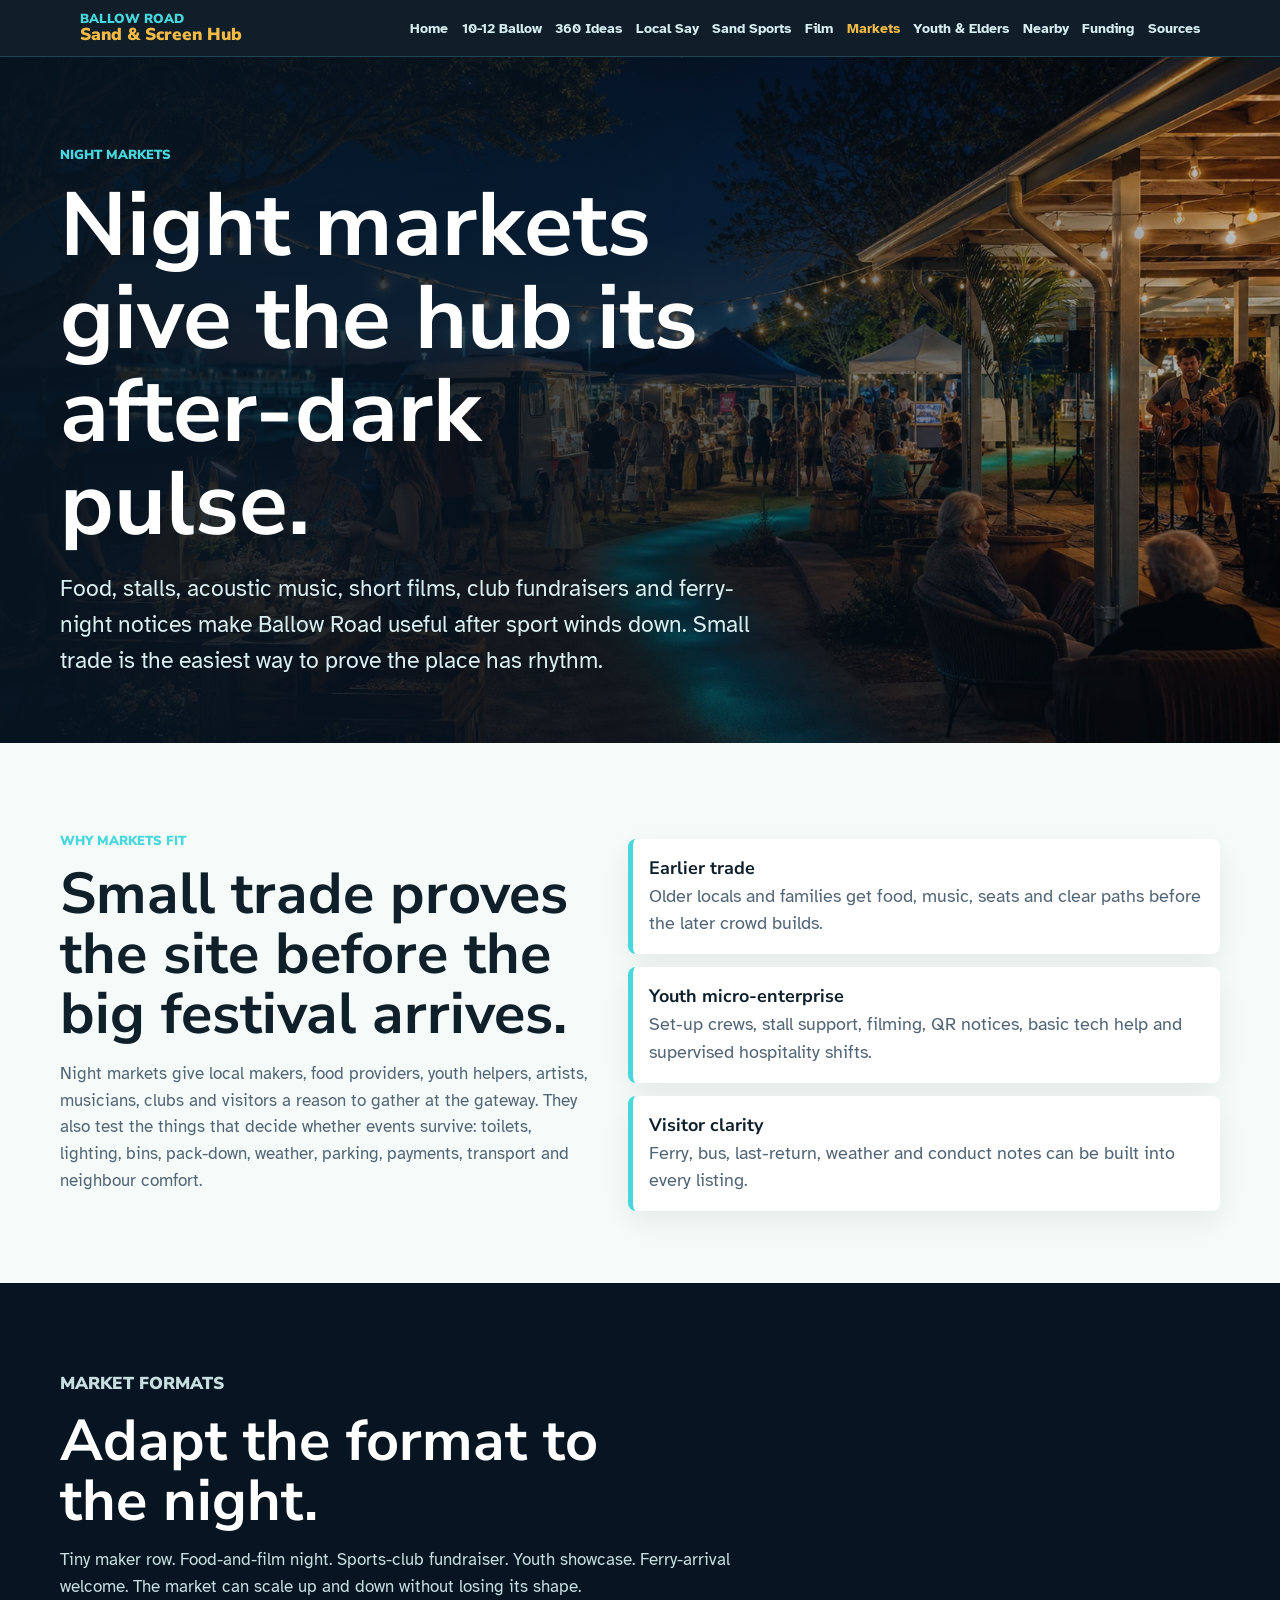
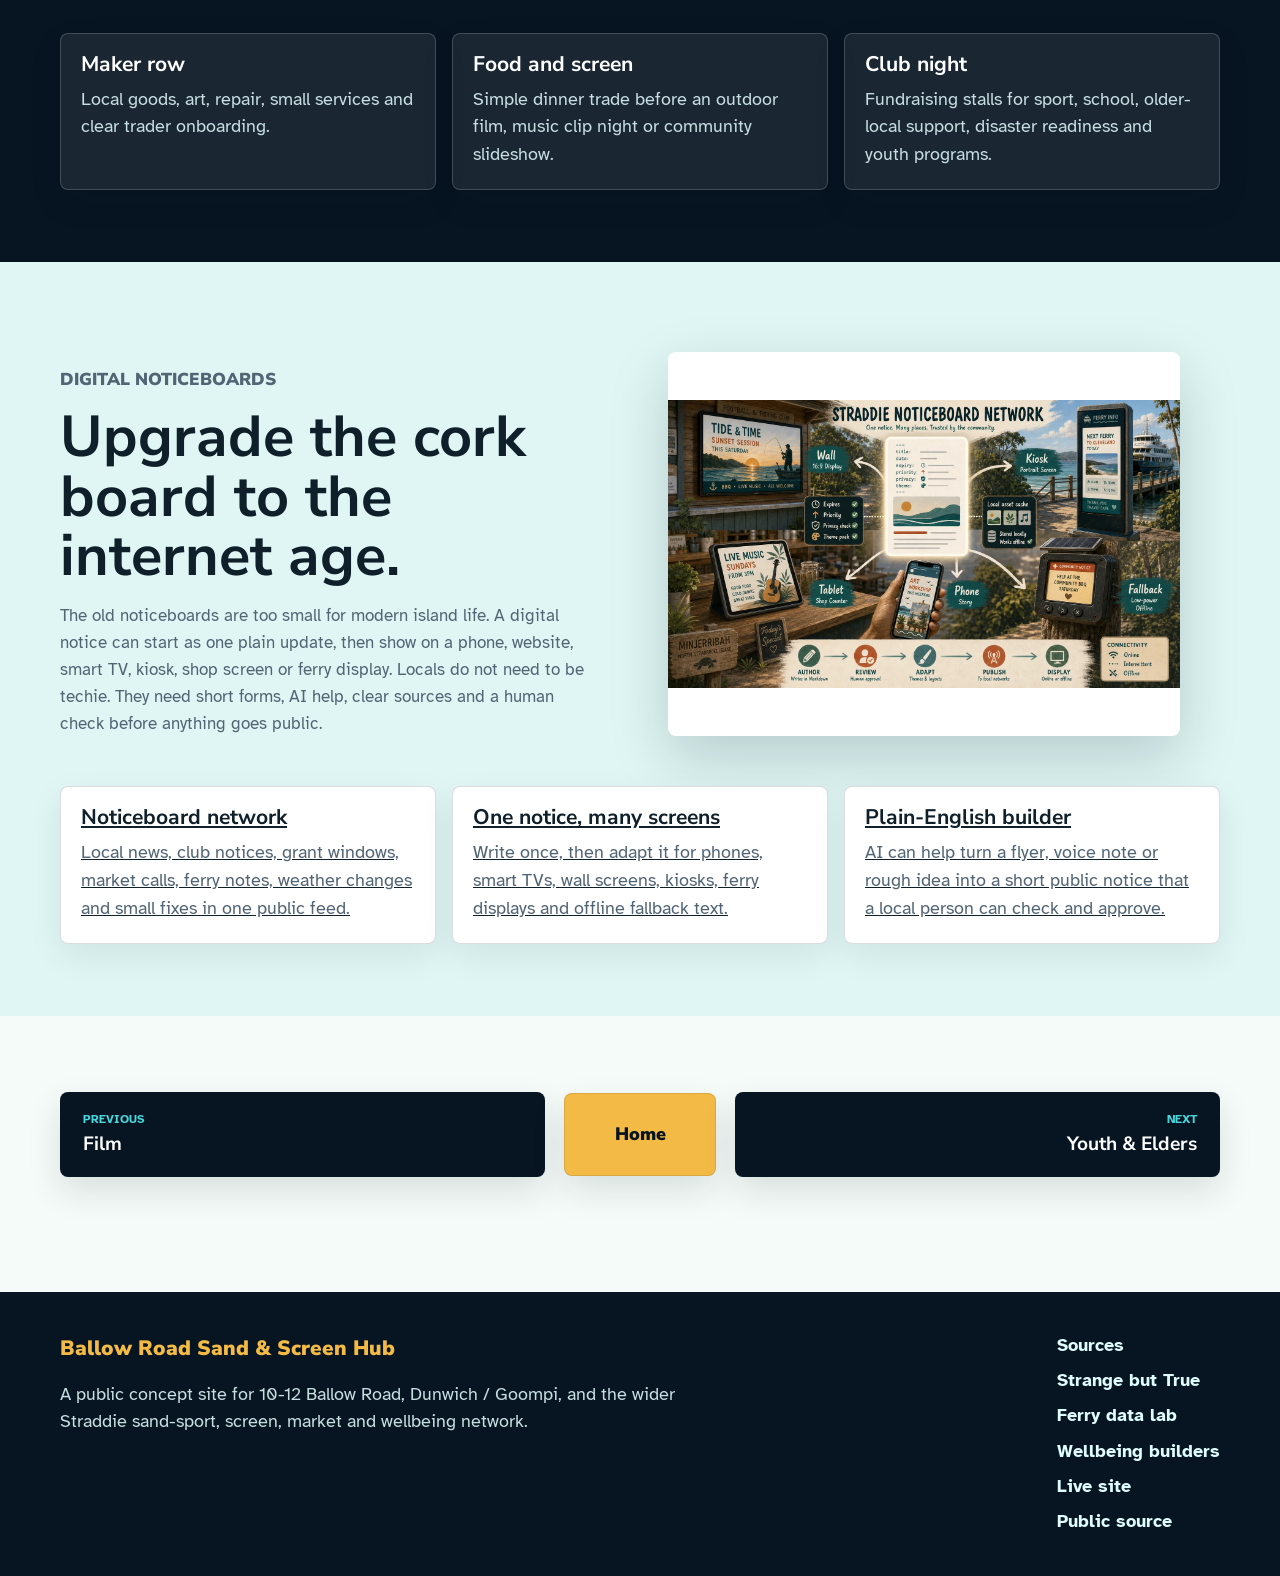
<file: markets.html>
<!doctype html>
<html lang="en-AU">
  <head>
    <meta charset="utf-8">
    <meta name="viewport" content="width=device-width, initial-scale=1">
    <meta name="description" content="Night markets as the after-dark food, music, maker and visitor layer for the Ballow Road Sand & Screen Hub.">
    <title>Markets | Ballow Road Sand & Screen Hub</title>
    <link rel="preconnect" href="https://fonts.googleapis.com">
    <link rel="preconnect" href="https://fonts.gstatic.com" crossorigin>
    <link href="https://fonts.googleapis.com/css2?family=Atkinson+Hyperlegible:wght@400;700&family=Nunito+Sans:wght@700;800;900&display=swap" rel="stylesheet">
    <link rel="stylesheet" href="assets/css/site.css?v=20260612c">
    <link rel="icon" type="image/png" sizes="16x16" href="assets/favicon-raster-16.png">
    <link rel="icon" type="image/png" sizes="32x32" href="assets/favicon-raster-32.png">
    <link rel="icon" type="image/png" sizes="192x192" href="assets/favicon-raster-192.png">
    <link rel="apple-touch-icon" sizes="180x180" href="assets/apple-touch-icon-raster-180.png">
</head>
  <body data-page="markets">
    <header class="site-header" data-site-header></header>
    <main id="main">
      <section class="page-hero" aria-labelledby="page-title">
        <img src="assets/img/hero-markets.webp" alt="Night market beside a ferry-gateway community hub with local stalls and seated older locals">
        <div class="page-hero-inner">
          <p class="eyebrow">Night markets</p>
          <h1 id="page-title">Night markets give the hub its after-dark pulse.</h1>
          <p class="lede">Food, stalls, acoustic music, short films, club fundraisers and ferry-night notices make Ballow Road useful after sport winds down. Small trade is the easiest way to prove the place has rhythm.</p>
        </div>
      </section>

      <section class="section" aria-labelledby="why-title">
        <div class="section-inner split">
          <div>
            <p class="eyebrow">Why markets fit</p>
            <h2 id="why-title">Small trade proves the site before the big festival arrives.</h2>
            <p class="soft">Night markets give local makers, food providers, youth helpers, artists, musicians, clubs and visitors a reason to gather at the gateway. They also test the things that decide whether events survive: toilets, lighting, bins, pack-down, weather, parking, payments, transport and neighbour comfort.</p>
          </div>
          <div class="fact-list">
            <div class="fact-row"><strong>Earlier trade</strong><span>Older locals and families get food, music, seats and clear paths before the later crowd builds.</span></div>
            <div class="fact-row"><strong>Youth micro-enterprise</strong><span>Set-up crews, stall support, filming, QR notices, basic tech help and supervised hospitality shifts.</span></div>
            <div class="fact-row"><strong>Visitor clarity</strong><span>Ferry, bus, last-return, weather and conduct notes can be built into every listing.</span></div>
          </div>
        </div>
      </section>

      <section class="section dark" aria-labelledby="format-title">
        <div class="section-inner">
          <div class="section-head">
            <p class="eyebrow">Market formats</p>
            <h2 id="format-title">Adapt the format to the night.</h2>
            <p>Tiny maker row. Food-and-film night. Sports-club fundraiser. Youth showcase. Ferry-arrival welcome. The market can scale up and down without losing its shape.</p>
          </div>
          <div class="grid three">
            <article class="card"><h3>Maker row</h3><p>Local goods, art, repair, small services and clear trader onboarding.</p></article>
            <article class="card"><h3>Food and screen</h3><p>Simple dinner trade before an outdoor film, music clip night or community slideshow.</p></article>
            <article class="card"><h3>Club night</h3><p>Fundraising stalls for sport, school, older-local support, disaster readiness and youth programs.</p></article>
          </div>
        </div>
      </section>

      <section class="section aqua" aria-labelledby="onboarding-title">
        <div class="section-inner">
          <div class="split noticeboard-upgrade">
            <div class="section-head">
              <p class="eyebrow">Digital noticeboards</p>
              <h2 id="onboarding-title">Upgrade the cork board to the internet age.</h2>
              <p>The old noticeboards are too small for modern island life. A digital notice can start as one plain update, then show on a phone, website, smart TV, kiosk, shop screen or ferry display. Locals do not need to be techie. They need short forms, AI help, clear sources and a human check before anything goes public.</p>
            </div>
            <figure class="image-panel noticeboard-panel">
              <img src="assets/img/noticeboard-device-pipeline.webp" alt="Digital noticeboard pipeline showing one local notice adapted to wall screens, kiosks, tablets, phones and fallback devices" width="1400" height="1050">
            </figure>
          </div>
          <div class="grid three">
            <a class="card" href="https://auraofintelligence.github.io/straddie-noticeboard-network/" target="_blank" rel="noopener noreferrer"><h3>Noticeboard network</h3><p>Local news, club notices, grant windows, market calls, ferry notes, weather changes and small fixes in one public feed.</p></a>
            <a class="card" href="https://auraofintelligence.github.io/straddie-noticeboard-network/pipeline.html" target="_blank" rel="noopener noreferrer"><h3>One notice, many screens</h3><p>Write once, then adapt it for phones, smart TVs, wall screens, kiosks, ferry displays and offline fallback text.</p></a>
            <a class="card" href="https://auraofintelligence.github.io/straddie-noticeboard-network/public-noticeboard-builder.html" target="_blank" rel="noopener noreferrer"><h3>Plain-English builder</h3><p>AI can help turn a flyer, voice note or rough idea into a short public notice that a local person can check and approve.</p></a>
          </div>
        </div>
      </section>

      <div class="sequence-wrap" data-sequence-nav></div>
    </main>
    <footer class="site-footer" data-site-footer></footer>
    <script src="assets/js/site.js?v=20260612b"></script>
  </body>
</html>
</file>
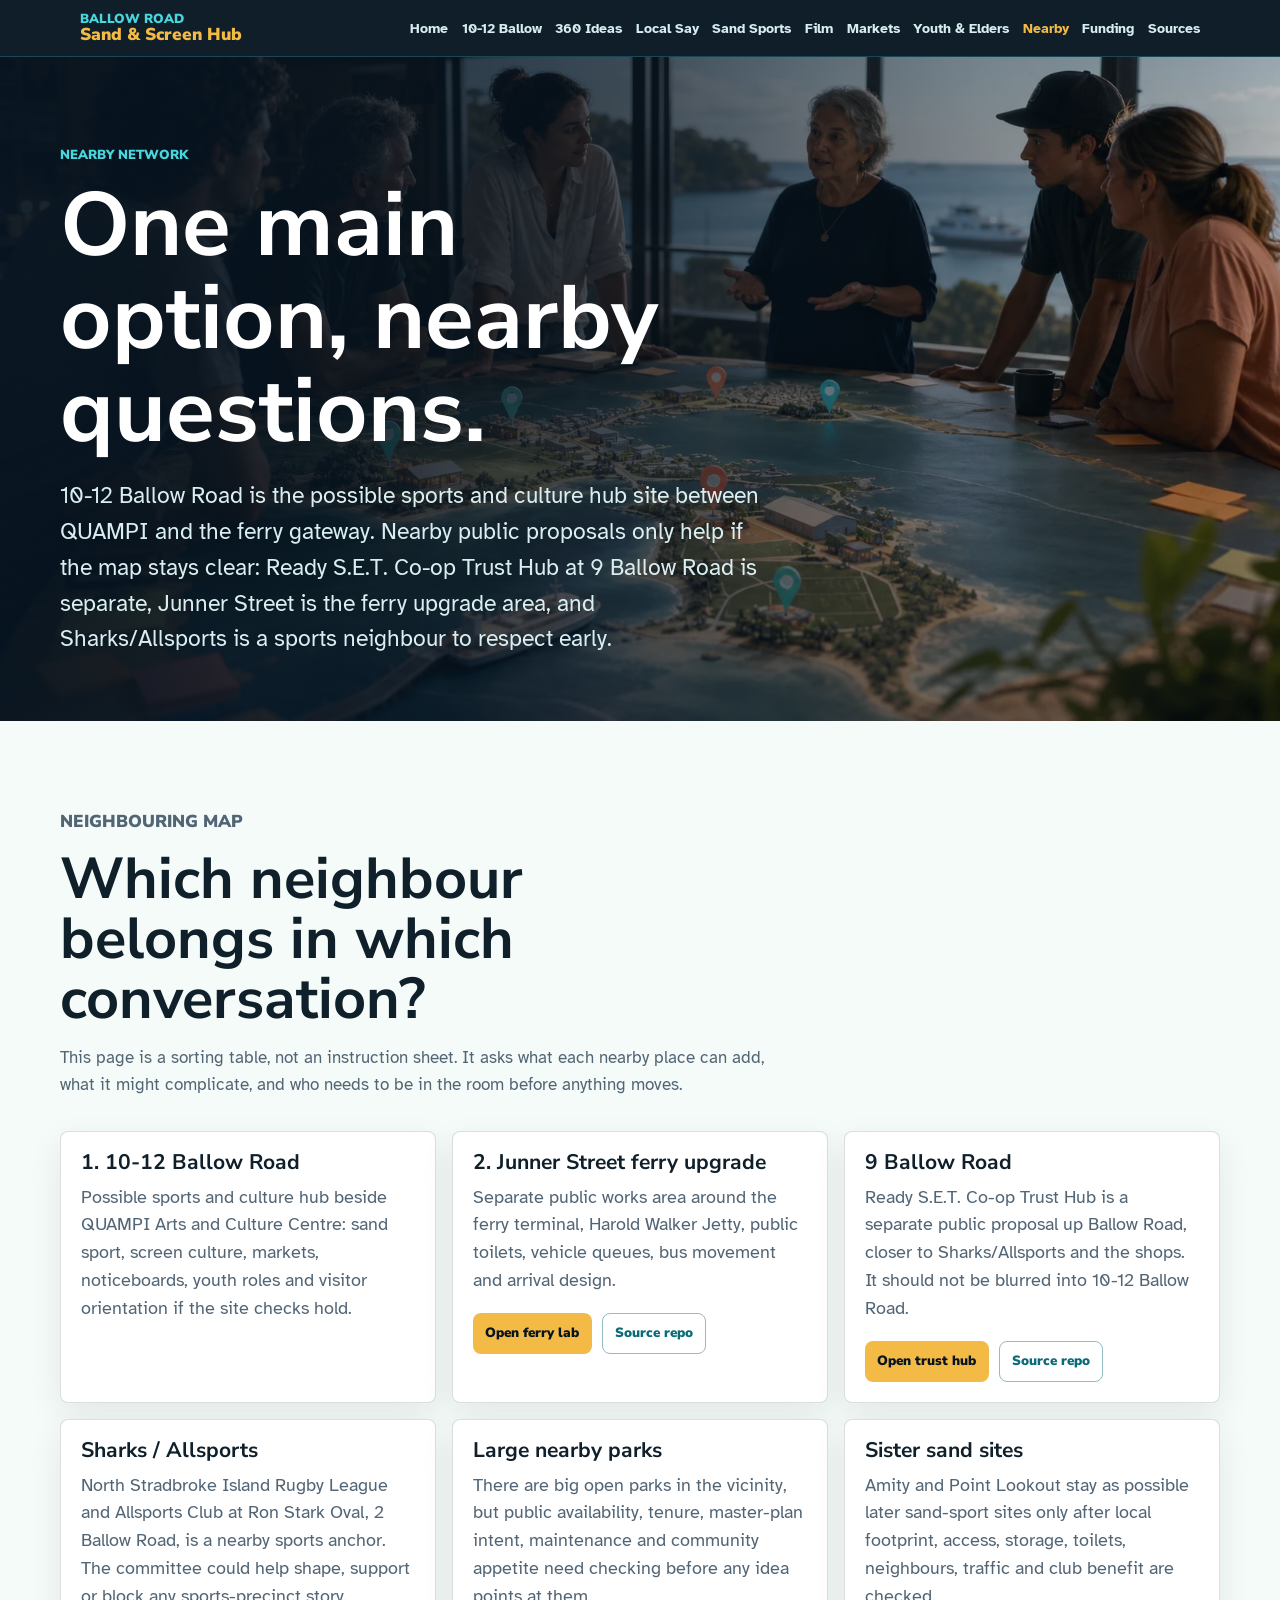
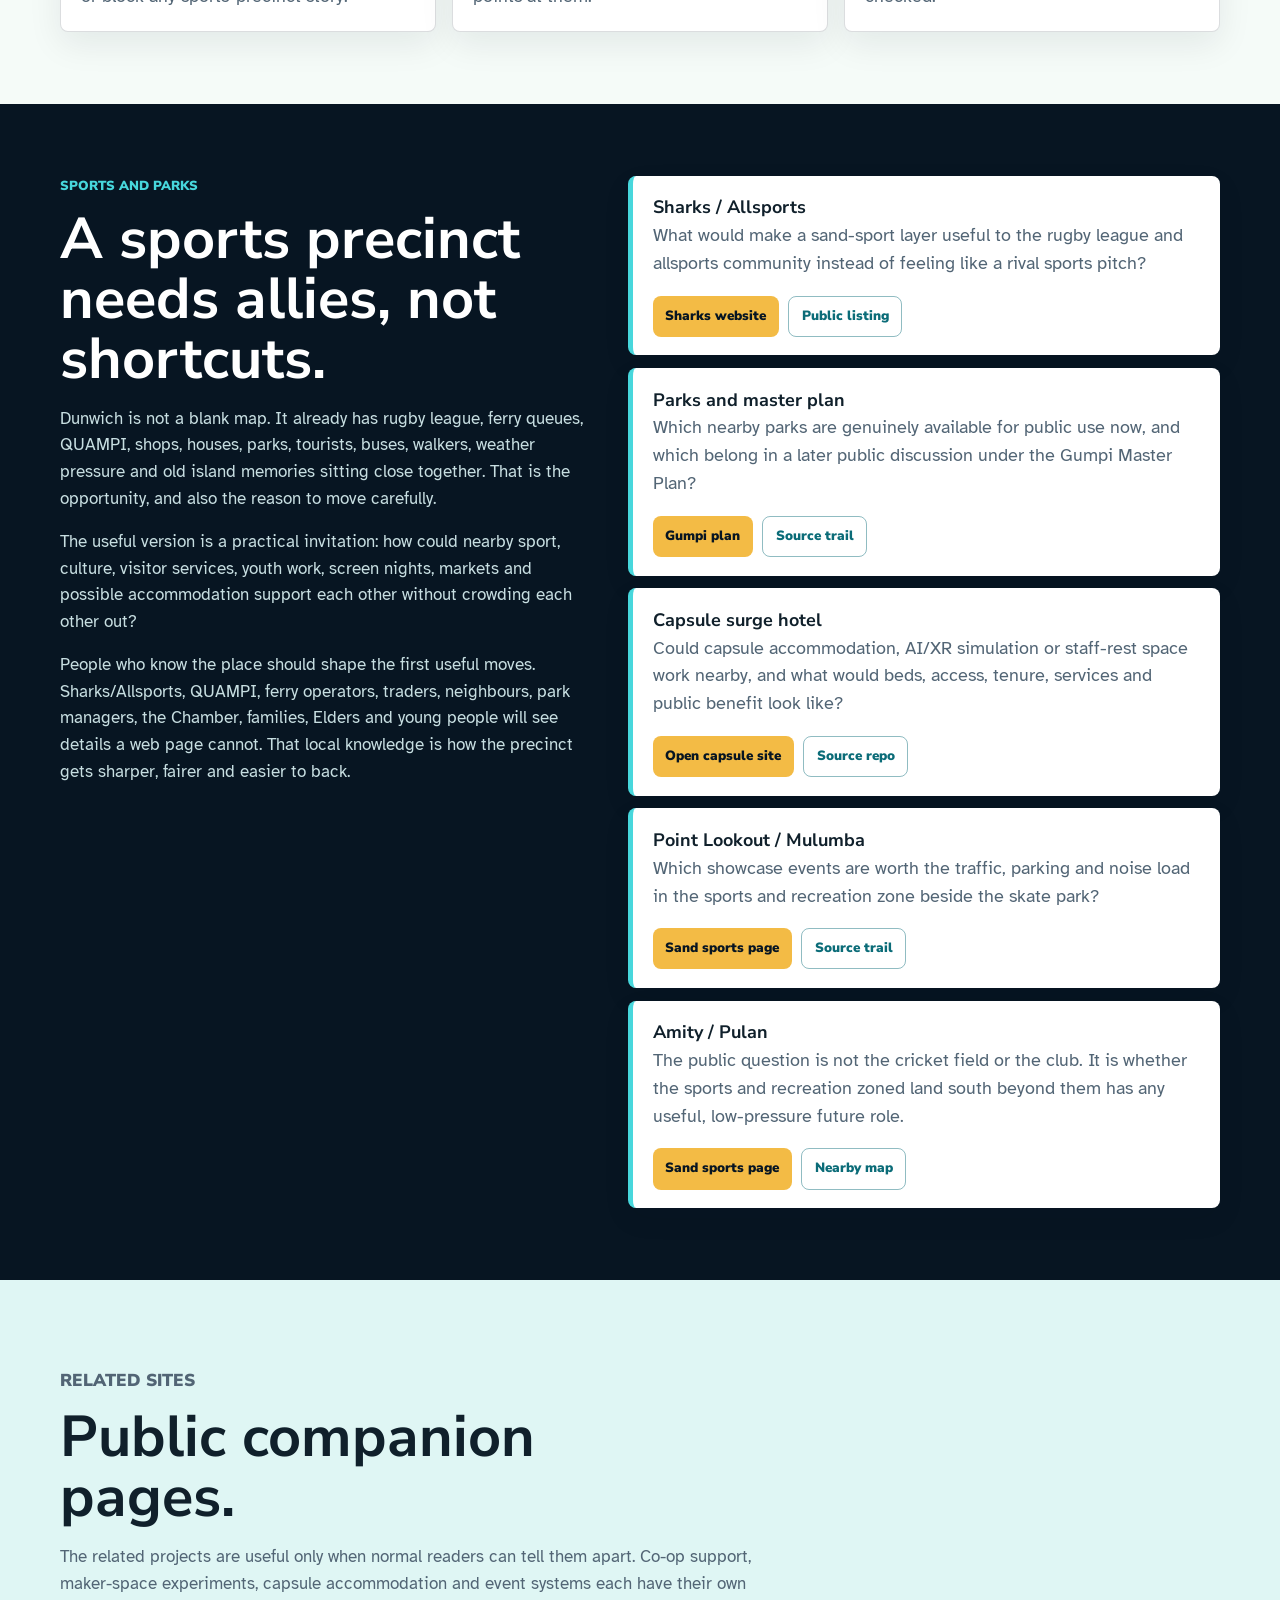
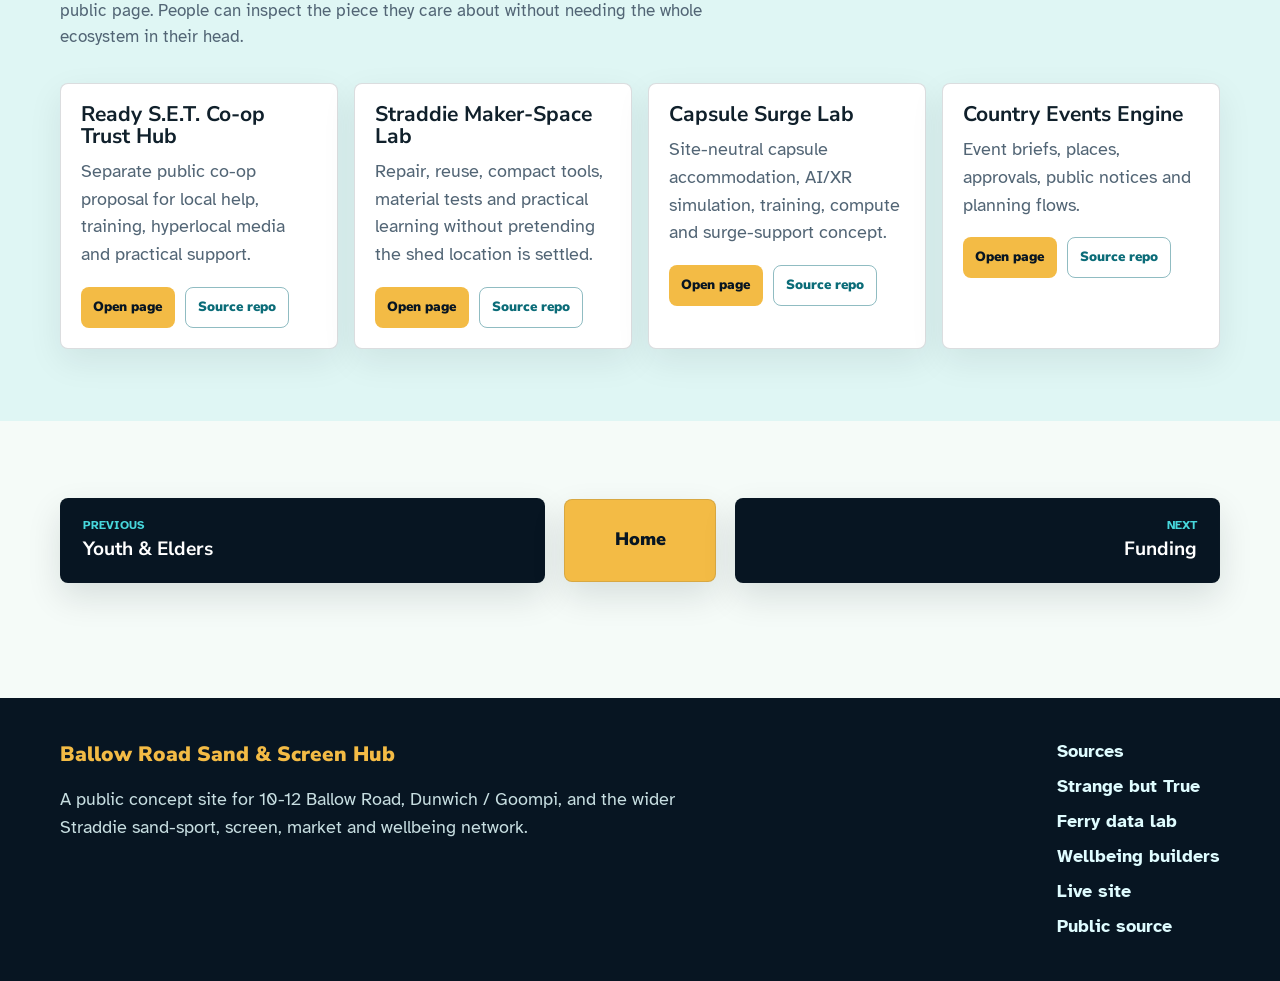
<file: nearby.html>
<!doctype html>
<html lang="en-AU">
  <head>
    <meta charset="utf-8">
    <meta name="viewport" content="width=device-width, initial-scale=1">
    <meta name="description" content="Nearby context for the 10-12 Ballow Road concept, including QUAMPI, 9 Ballow Road, the Junner Street ferry upgrade, Sharks/Allsports, public parks and possible sister sand sites.">
    <title>Nearby | Ballow Road Sand & Screen Hub</title>
    <link rel="preconnect" href="https://fonts.googleapis.com">
    <link rel="preconnect" href="https://fonts.gstatic.com" crossorigin>
    <link href="https://fonts.googleapis.com/css2?family=Atkinson+Hyperlegible:wght@400;700&family=Nunito+Sans:wght@700;800;900&display=swap" rel="stylesheet">
    <link rel="stylesheet" href="assets/css/site.css?v=20260612c">
    <link rel="icon" type="image/png" sizes="16x16" href="assets/favicon-raster-16.png">
    <link rel="icon" type="image/png" sizes="32x32" href="assets/favicon-raster-32.png">
    <link rel="icon" type="image/png" sizes="192x192" href="assets/favicon-raster-192.png">
    <link rel="apple-touch-icon" sizes="180x180" href="assets/apple-touch-icon-raster-180.png">
</head>
  <body data-page="nearby">
    <header class="site-header" data-site-header></header>
    <main id="main">
      <section class="page-hero" aria-labelledby="page-title">
        <img src="assets/img/hero-nearby.webp" alt="People reviewing a tabletop island map with ferry, hub, market and sports reserve markers">
        <div class="page-hero-inner">
          <p class="eyebrow">Nearby network</p>
          <h1 id="page-title">One main option, nearby questions.</h1>
          <p class="lede">10-12 Ballow Road is the possible sports and culture hub site between QUAMPI and the ferry gateway. Nearby public proposals only help if the map stays clear: Ready S.E.T. Co-op Trust Hub at 9 Ballow Road is separate, Junner Street is the ferry upgrade area, and Sharks/Allsports is a sports neighbour to respect early.</p>
        </div>
      </section>

      <section class="section" aria-labelledby="map-title">
        <div class="section-inner">
          <div class="section-head">
            <p class="eyebrow">Neighbouring map</p>
            <h2 id="map-title">Which neighbour belongs in which conversation?</h2>
            <p>This page is a sorting table, not an instruction sheet. It asks what each nearby place can add, what it might complicate, and who needs to be in the room before anything moves.</p>
          </div>
          <div class="grid three">
            <article class="card"><h3>1. 10-12 Ballow Road</h3><p>Possible sports and culture hub beside QUAMPI Arts and Culture Centre: sand sport, screen culture, markets, noticeboards, youth roles and visitor orientation if the site checks hold.</p></article>
            <article class="card"><h3>2. Junner Street ferry upgrade</h3><p>Separate public works area around the ferry terminal, Harold Walker Jetty, public toilets, vehicle queues, bus movement and arrival design.</p><div class="card-links"><a class="mini-button primary" href="https://auraofintelligence.github.io/dunwich-gumpi-ferry-terminal-open-data-lab/" target="_blank" rel="noopener noreferrer">Open ferry lab</a><a class="mini-button secondary" href="https://github.com/auraofintelligence/dunwich-gumpi-ferry-terminal-open-data-lab" target="_blank" rel="noopener noreferrer">Source repo</a></div></article>
            <article class="card"><h3>9 Ballow Road</h3><p>Ready S.E.T. Co-op Trust Hub is a separate public proposal up Ballow Road, closer to Sharks/Allsports and the shops. It should not be blurred into 10-12 Ballow Road.</p><div class="card-links"><a class="mini-button primary" href="https://auraofintelligence.github.io/ready-set-co-op-trust-hub/" target="_blank" rel="noopener noreferrer">Open trust hub</a><a class="mini-button secondary" href="https://github.com/auraofintelligence/ready-set-co-op-trust-hub" target="_blank" rel="noopener noreferrer">Source repo</a></div></article>
            <article class="card"><h3>Sharks / Allsports</h3><p>North Stradbroke Island Rugby League and Allsports Club at Ron Stark Oval, 2 Ballow Road, is a nearby sports anchor. The committee could help shape, support or block any sports-precinct story.</p></article>
            <article class="card"><h3>Large nearby parks</h3><p>There are big open parks in the vicinity, but public availability, tenure, master-plan intent, maintenance and community appetite need checking before any idea points at them.</p></article>
            <article class="card"><h3>Sister sand sites</h3><p>Amity and Point Lookout stay as possible later sand-sport sites only after local footprint, access, storage, toilets, neighbours, traffic and club benefit are checked.</p></article>
          </div>
        </div>
      </section>

      <section class="section dark context-section" aria-labelledby="island-vibe-title">
        <div class="section-inner split">
          <div>
            <p class="eyebrow">Sports and parks</p>
            <h2 id="island-vibe-title">A sports precinct needs allies, not shortcuts.</h2>
            <p class="soft">Dunwich is not a blank map. It already has rugby league, ferry queues, QUAMPI, shops, houses, parks, tourists, buses, walkers, weather pressure and old island memories sitting close together. That is the opportunity, and also the reason to move carefully.</p>
            <p class="soft">The useful version is a practical invitation: how could nearby sport, culture, visitor services, youth work, screen nights, markets and possible accommodation support each other without crowding each other out?</p>
            <p class="soft">People who know the place should shape the first useful moves. Sharks/Allsports, QUAMPI, ferry operators, traders, neighbours, park managers, the Chamber, families, Elders and young people will see details a web page cannot. That local knowledge is how the precinct gets sharper, fairer and easier to back.</p>
          </div>
          <div class="fact-list">
            <div class="fact-row"><strong>Sharks / Allsports</strong><span>What would make a sand-sport layer useful to the rugby league and allsports community instead of feeling like a rival sports pitch?</span><div class="card-links"><a class="mini-button primary" href="https://straddiesharks.com/" target="_blank" rel="noopener noreferrer">Sharks website</a><a class="mini-button secondary" href="https://stradbrokeisland.com/tour-item/north-stradbroke-island-rugby-league-allsports-club/" target="_blank" rel="noopener noreferrer">Public listing</a></div></div>
            <div class="fact-row"><strong>Parks and master plan</strong><span>Which nearby parks are genuinely available for public use now, and which belong in a later public discussion under the Gumpi Master Plan?</span><div class="card-links"><a class="mini-button primary" href="https://planning.statedevelopment.qld.gov.au/__data/assets/pdf_file/0019/85501/gumpi-master-plan-2023.pdf" target="_blank" rel="noopener noreferrer">Gumpi plan</a><a class="mini-button secondary" href="sources.html">Source trail</a></div></div>
            <div class="fact-row"><strong>Capsule surge hotel</strong><span>Could capsule accommodation, AI/XR simulation or staff-rest space work nearby, and what would beds, access, tenure, services and public benefit look like?</span><div class="card-links"><a class="mini-button primary" href="https://auraofintelligence.github.io/straddie-capsule-surge-lab/" target="_blank" rel="noopener noreferrer">Open capsule site</a><a class="mini-button secondary" href="https://github.com/auraofintelligence/straddie-capsule-surge-lab" target="_blank" rel="noopener noreferrer">Source repo</a></div></div>
            <div class="fact-row"><strong>Point Lookout / Mulumba</strong><span>Which showcase events are worth the traffic, parking and noise load in the sports and recreation zone beside the skate park?</span><div class="card-links"><a class="mini-button primary" href="sports.html">Sand sports page</a><a class="mini-button secondary" href="sources.html">Source trail</a></div></div>
            <div class="fact-row"><strong>Amity / Pulan</strong><span>The public question is not the cricket field or the club. It is whether the sports and recreation zoned land south beyond them has any useful, low-pressure future role.</span><div class="card-links"><a class="mini-button primary" href="sports.html">Sand sports page</a><a class="mini-button secondary" href="nearby.html">Nearby map</a></div></div>
          </div>
        </div>
      </section>

      <section class="section aqua" aria-labelledby="links-title">
        <div class="section-inner">
          <div class="section-head">
            <p class="eyebrow">Related sites</p>
            <h2 id="links-title">Public companion pages.</h2>
            <p>The related projects are useful only when normal readers can tell them apart. Co-op support, maker-space experiments, capsule accommodation and event systems each have their own public page. People can inspect the piece they care about without needing the whole ecosystem in their head.</p>
          </div>
          <div class="grid four">
            <article class="card"><h3>Ready S.E.T. Co-op Trust Hub</h3><p>Separate public co-op proposal for local help, training, hyperlocal media and practical support.</p><div class="card-links"><a class="mini-button primary" href="https://auraofintelligence.github.io/ready-set-co-op-trust-hub/" target="_blank" rel="noopener noreferrer">Open page</a><a class="mini-button secondary" href="https://github.com/auraofintelligence/ready-set-co-op-trust-hub" target="_blank" rel="noopener noreferrer">Source repo</a></div></article>
            <article class="card"><h3>Straddie Maker-Space Lab</h3><p>Repair, reuse, compact tools, material tests and practical learning without pretending the shed location is settled.</p><div class="card-links"><a class="mini-button primary" href="https://auraofintelligence.github.io/straddie-makerspace-lab/" target="_blank" rel="noopener noreferrer">Open page</a><a class="mini-button secondary" href="https://github.com/auraofintelligence/straddie-makerspace-lab" target="_blank" rel="noopener noreferrer">Source repo</a></div></article>
            <article class="card"><h3>Capsule Surge Lab</h3><p>Site-neutral capsule accommodation, AI/XR simulation, training, compute and surge-support concept.</p><div class="card-links"><a class="mini-button primary" href="https://auraofintelligence.github.io/straddie-capsule-surge-lab/" target="_blank" rel="noopener noreferrer">Open page</a><a class="mini-button secondary" href="https://github.com/auraofintelligence/straddie-capsule-surge-lab" target="_blank" rel="noopener noreferrer">Source repo</a></div></article>
            <article class="card"><h3>Country Events Engine</h3><p>Event briefs, places, approvals, public notices and planning flows.</p><div class="card-links"><a class="mini-button primary" href="https://auraofintelligence.github.io/quandamooka-country-events-engine/" target="_blank" rel="noopener noreferrer">Open page</a><a class="mini-button secondary" href="https://github.com/auraofintelligence/quandamooka-country-events-engine" target="_blank" rel="noopener noreferrer">Source repo</a></div></article>
          </div>
        </div>
      </section>

      <div class="sequence-wrap" data-sequence-nav></div>
    </main>
    <footer class="site-footer" data-site-footer></footer>
    <script src="assets/js/site.js?v=20260612b"></script>
  </body>
</html>
</file>
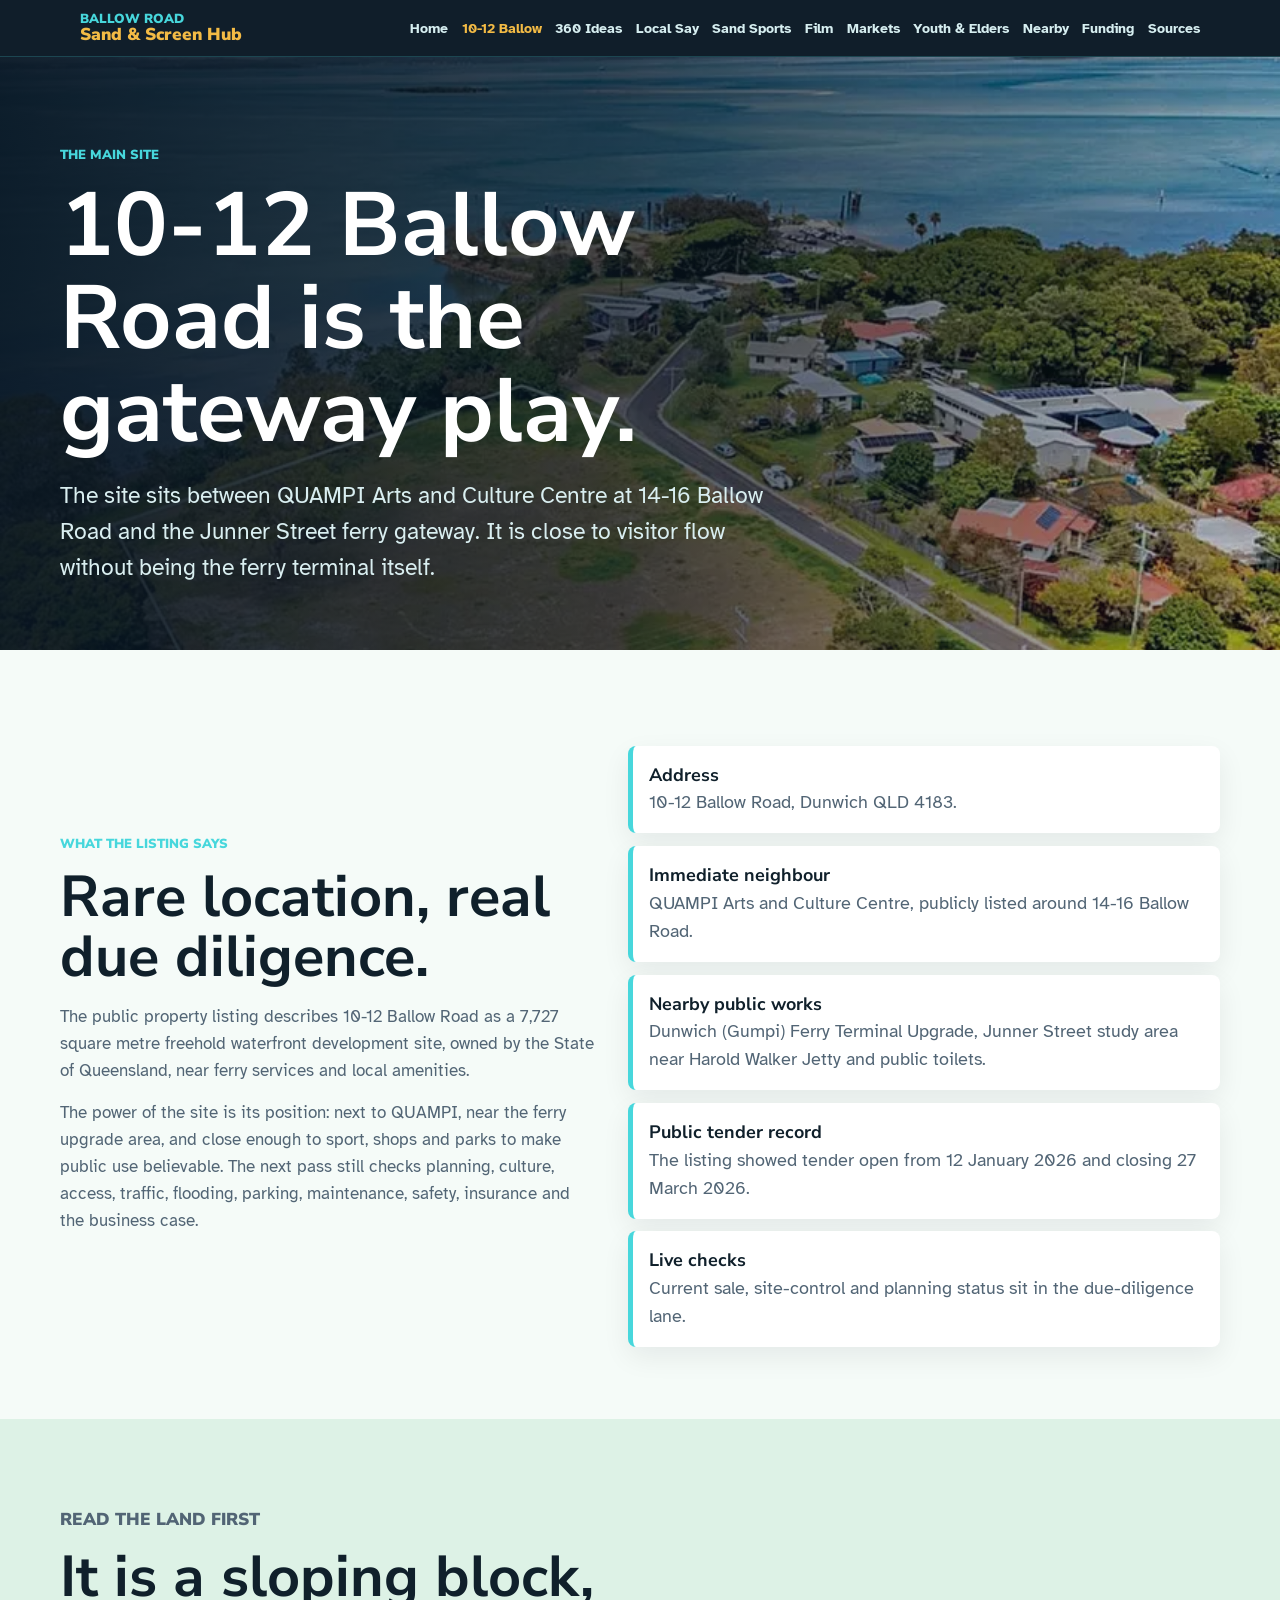
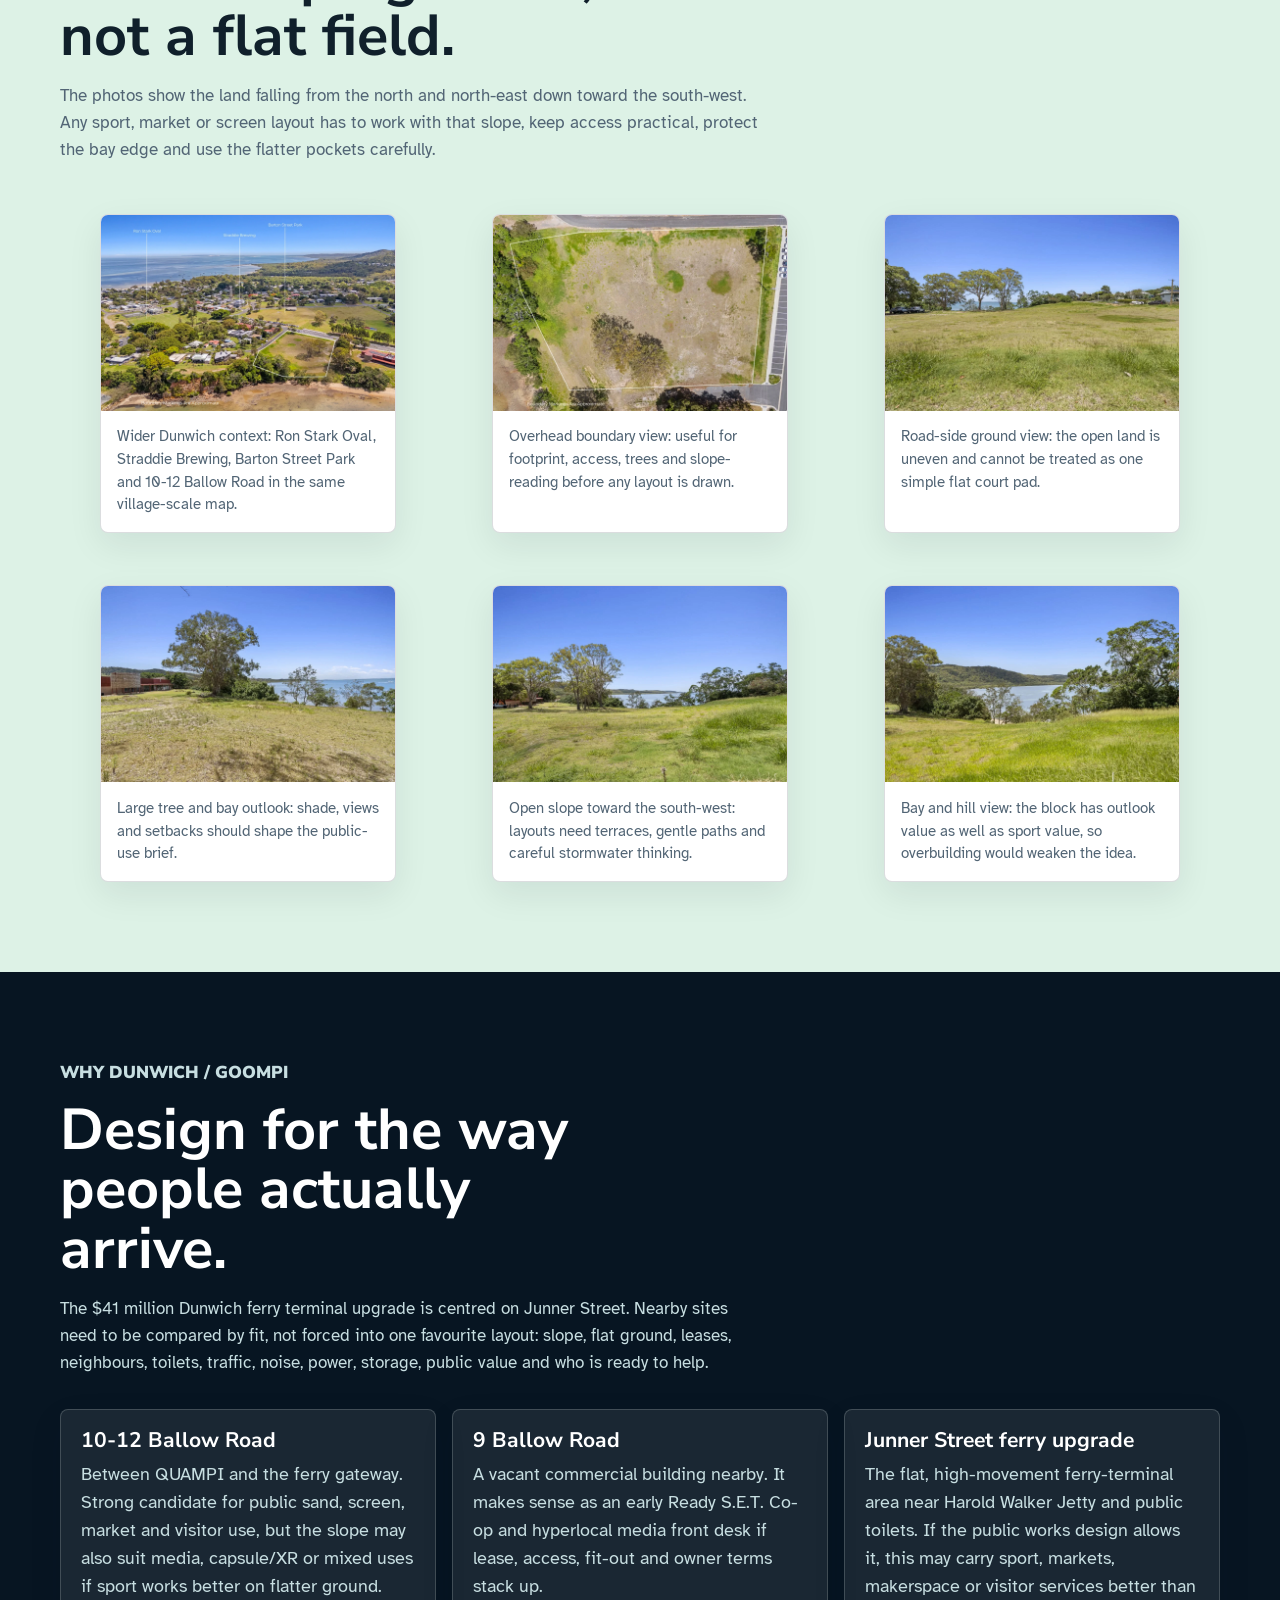
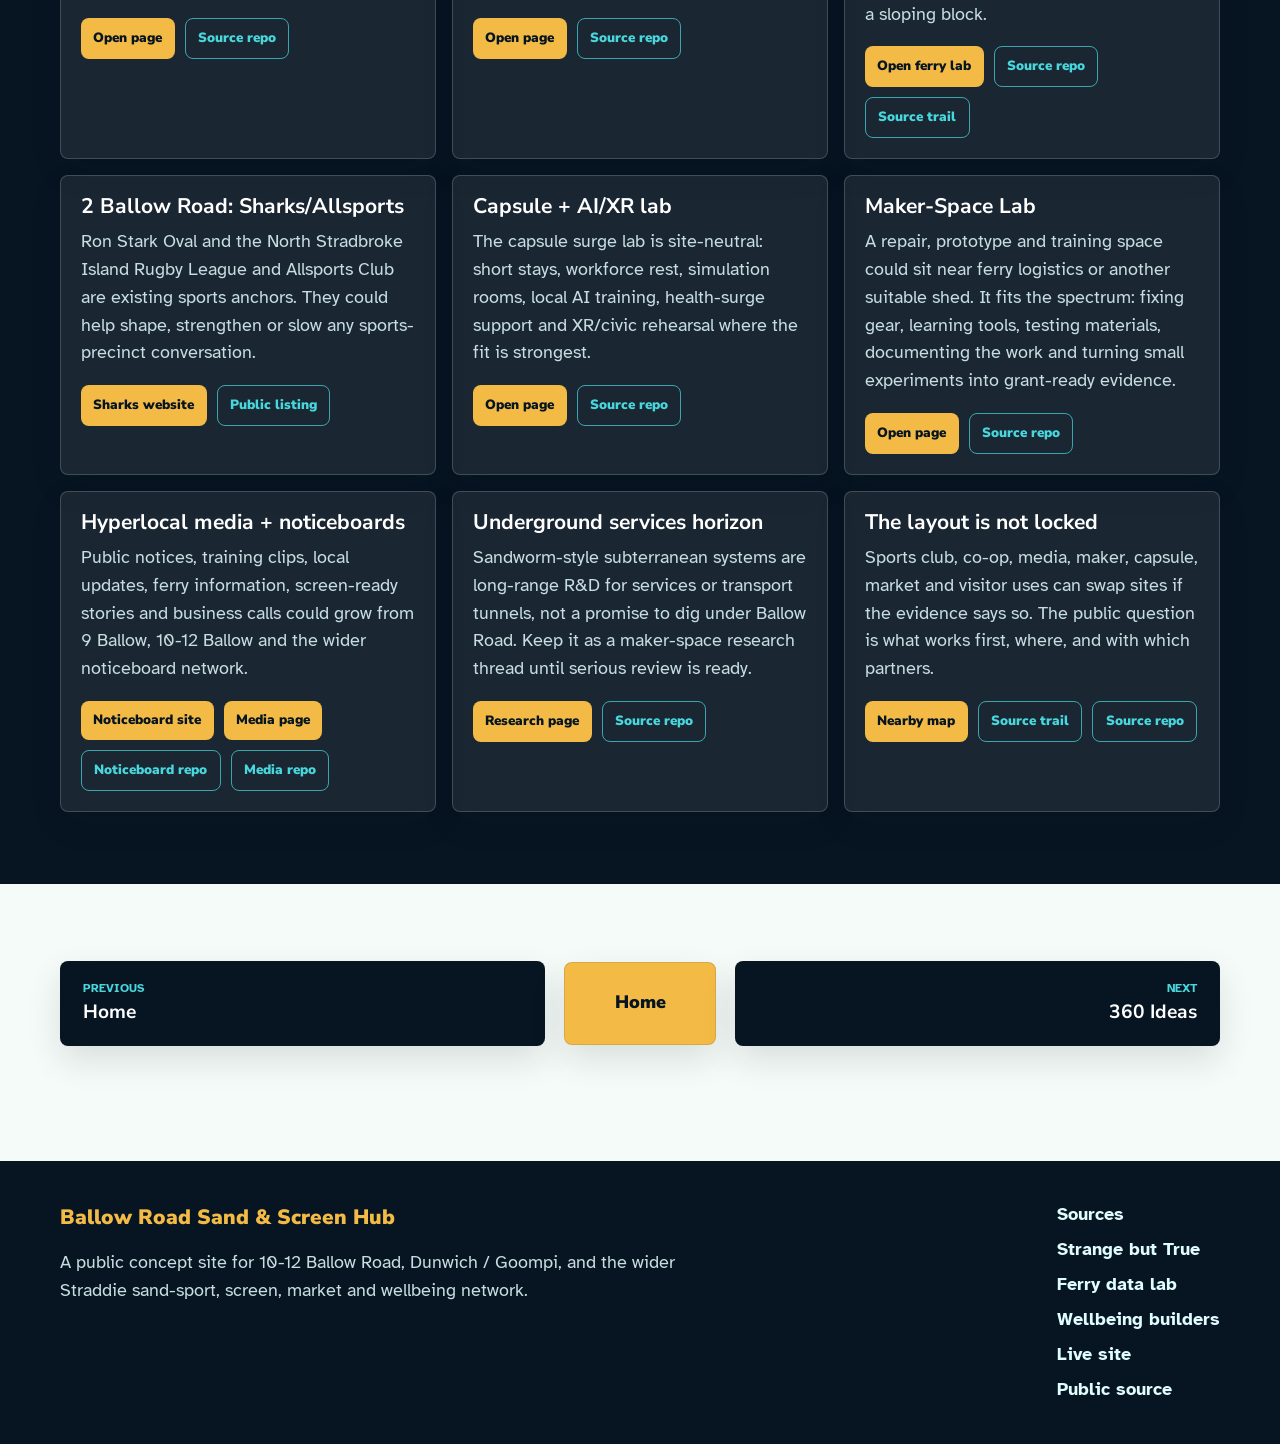
<file: site.html>
<!doctype html>
<html lang="en-AU">
  <head>
    <meta charset="utf-8">
    <meta name="viewport" content="width=device-width, initial-scale=1">
    <meta name="description" content="Why 10-12 Ballow Road, Dunwich / Goompi is the main proposed site for the Ballow Road Sand & Screen Hub.">
    <title>10-12 Ballow | Ballow Road Sand & Screen Hub</title>
    <link rel="preconnect" href="https://fonts.googleapis.com">
    <link rel="preconnect" href="https://fonts.gstatic.com" crossorigin>
    <link href="https://fonts.googleapis.com/css2?family=Atkinson+Hyperlegible:wght@400;700&family=Nunito+Sans:wght@700;800;900&display=swap" rel="stylesheet">
    <link rel="stylesheet" href="assets/css/site.css?v=20260612c">
    <link rel="icon" type="image/png" sizes="16x16" href="assets/favicon-raster-16.png">
    <link rel="icon" type="image/png" sizes="32x32" href="assets/favicon-raster-32.png">
    <link rel="icon" type="image/png" sizes="192x192" href="assets/favicon-raster-192.png">
    <link rel="apple-touch-icon" sizes="180x180" href="assets/apple-touch-icon-raster-180.png">
</head>
  <body data-page="site">
    <header class="site-header" data-site-header></header>
    <main id="main">
      <section class="page-hero" aria-labelledby="page-title">
        <img src="assets/img/site-aerial-west-northwest-bay.webp" alt="Aerial view of the 10-12 Ballow Road site facing west-north-west over Moreton Bay">
        <div class="page-hero-inner">
          <p class="eyebrow">The main site</p>
          <h1 id="page-title">10-12 Ballow Road is the gateway play.</h1>
          <p class="lede">The site sits between QUAMPI Arts and Culture Centre at 14-16 Ballow Road and the Junner Street ferry gateway. It is close to visitor flow without being the ferry terminal itself.</p>
        </div>
      </section>

      <section class="section" aria-labelledby="facts-title">
        <div class="section-inner split">
          <div>
            <p class="eyebrow">What the listing says</p>
            <h2 id="facts-title">Rare location, real due diligence.</h2>
            <p class="soft">The public property listing describes 10-12 Ballow Road as a 7,727 square metre freehold waterfront development site, owned by the State of Queensland, near ferry services and local amenities.</p>
            <p class="soft">The power of the site is its position: next to QUAMPI, near the ferry upgrade area, and close enough to sport, shops and parks to make public use believable. The next pass still checks planning, culture, access, traffic, flooding, parking, maintenance, safety, insurance and the business case.</p>
          </div>
          <div class="fact-list">
            <div class="fact-row"><strong>Address</strong><span>10-12 Ballow Road, Dunwich QLD 4183.</span></div>
            <div class="fact-row"><strong>Immediate neighbour</strong><span>QUAMPI Arts and Culture Centre, publicly listed around 14-16 Ballow Road.</span></div>
            <div class="fact-row"><strong>Nearby public works</strong><span>Dunwich (Gumpi) Ferry Terminal Upgrade, Junner Street study area near Harold Walker Jetty and public toilets.</span></div>
            <div class="fact-row"><strong>Public tender record</strong><span>The listing showed tender open from 12 January 2026 and closing 27 March 2026.</span></div>
            <div class="fact-row"><strong>Live checks</strong><span>Current sale, site-control and planning status sit in the due-diligence lane.</span></div>
          </div>
        </div>
      </section>

      <section class="section green" aria-labelledby="land-title">
        <div class="section-inner">
          <div class="section-head">
            <p class="eyebrow">Read the land first</p>
            <h2 id="land-title">It is a sloping block, not a flat field.</h2>
            <p>The photos show the land falling from the north and north-east down toward the south-west. Any sport, market or screen layout has to work with that slope, keep access practical, protect the bay edge and use the flatter pockets carefully.</p>
          </div>
          <div class="photo-grid">
            <figure class="photo-card">
              <a href="assets/img/site-context-ron-stark-barton-park.webp" target="_blank" rel="noopener noreferrer" aria-label="Open full-size wider Dunwich context image">
                <img src="assets/img/site-context-ron-stark-barton-park.webp" alt="Aerial context showing 10-12 Ballow Road, Ron Stark Oval, Straddie Brewing and Barton Street Park">
              </a>
              <figcaption>Wider Dunwich context: Ron Stark Oval, Straddie Brewing, Barton Street Park and 10-12 Ballow Road in the same village-scale map.</figcaption>
            </figure>
            <figure class="photo-card">
              <a href="assets/img/site-overhead-boundary-slope.webp" target="_blank" rel="noopener noreferrer" aria-label="Open full-size overhead boundary image">
                <img src="assets/img/site-overhead-boundary-slope.webp" alt="Overhead view of the 10-12 Ballow Road block with boundary markings">
              </a>
              <figcaption>Overhead boundary view: useful for footprint, access, trees and slope-reading before any layout is drawn.</figcaption>
            </figure>
            <figure class="photo-card">
              <a href="assets/img/site-ground-road-side-open-lawn.webp" target="_blank" rel="noopener noreferrer" aria-label="Open full-size road-side ground image">
                <img src="assets/img/site-ground-road-side-open-lawn.webp" alt="Ground-level view across the open Ballow Road side of the site">
              </a>
              <figcaption>Road-side ground view: the open land is uneven and cannot be treated as one simple flat court pad.</figcaption>
            </figure>
            <figure class="photo-card">
              <a href="assets/img/site-ground-large-tree-bay.webp" target="_blank" rel="noopener noreferrer" aria-label="Open full-size large tree and bay outlook image">
                <img src="assets/img/site-ground-large-tree-bay.webp" alt="Ground-level view with large tree, bay outlook and neighbouring building">
              </a>
              <figcaption>Large tree and bay outlook: shade, views and setbacks should shape the public-use brief.</figcaption>
            </figure>
            <figure class="photo-card">
              <a href="assets/img/site-ground-open-slope-bay.webp" target="_blank" rel="noopener noreferrer" aria-label="Open full-size open slope toward the bay image">
                <img src="assets/img/site-ground-open-slope-bay.webp" alt="Ground-level view showing open grass sloping toward the bay">
              </a>
              <figcaption>Open slope toward the south-west: layouts need terraces, gentle paths and careful stormwater thinking.</figcaption>
            </figure>
            <figure class="photo-card">
              <a href="assets/img/site-ground-slope-hill-bay.webp" target="_blank" rel="noopener noreferrer" aria-label="Open full-size bay and hill view image">
                <img src="assets/img/site-ground-slope-hill-bay.webp" alt="Ground-level view showing slope, trees, bay and inland hill line">
              </a>
              <figcaption>Bay and hill view: the block has outlook value as well as sport value, so overbuilding would weaken the idea.</figcaption>
            </figure>
          </div>
        </div>
      </section>

      <section class="section dark" aria-labelledby="gateway-title">
        <div class="section-inner">
          <div class="section-head">
            <p class="eyebrow">Why Dunwich / Goompi</p>
            <h2 id="gateway-title">Design for the way people actually arrive.</h2>
            <p>The $41 million Dunwich ferry terminal upgrade is centred on Junner Street. Nearby sites need to be compared by fit, not forced into one favourite layout: slope, flat ground, leases, neighbours, toilets, traffic, noise, power, storage, public value and who is ready to help.</p>
          </div>
          <div class="grid three">
            <article class="card"><h3>10-12 Ballow Road</h3><p>Between QUAMPI and the ferry gateway. Strong candidate for public sand, screen, market and visitor use, but the slope may also suit media, capsule/XR or mixed uses if sport works better on flatter ground.</p><div class="card-links"><a class="mini-button primary" href="https://auraofintelligence.github.io/ballow-road-sand-screen-hub/site.html" target="_blank" rel="noopener noreferrer">Open page</a><a class="mini-button secondary" href="https://github.com/auraofintelligence/ballow-road-sand-screen-hub" target="_blank" rel="noopener noreferrer">Source repo</a></div></article>
            <article class="card"><h3>9 Ballow Road</h3><p>A vacant commercial building nearby. It makes sense as an early Ready S.E.T. Co-op and hyperlocal media front desk if lease, access, fit-out and owner terms stack up.</p><div class="card-links"><a class="mini-button primary" href="https://auraofintelligence.github.io/ready-set-co-op-trust-hub/index.html" target="_blank" rel="noopener noreferrer">Open page</a><a class="mini-button secondary" href="https://github.com/auraofintelligence/ready-set-co-op-trust-hub" target="_blank" rel="noopener noreferrer">Source repo</a></div></article>
            <article class="card"><h3>Junner Street ferry upgrade</h3><p>The flat, high-movement ferry-terminal area near Harold Walker Jetty and public toilets. If the public works design allows it, this may carry sport, markets, makerspace or visitor services better than a sloping block.</p><div class="card-links"><a class="mini-button primary" href="https://auraofintelligence.github.io/dunwich-gumpi-ferry-terminal-open-data-lab/" target="_blank" rel="noopener noreferrer">Open ferry lab</a><a class="mini-button secondary" href="https://github.com/auraofintelligence/dunwich-gumpi-ferry-terminal-open-data-lab" target="_blank" rel="noopener noreferrer">Source repo</a><a class="mini-button secondary" href="sources.html">Source trail</a></div></article>
            <article class="card"><h3>2 Ballow Road: Sharks/Allsports</h3><p>Ron Stark Oval and the North Stradbroke Island Rugby League and Allsports Club are existing sports anchors. They could help shape, strengthen or slow any sports-precinct conversation.</p><div class="card-links"><a class="mini-button primary" href="https://straddiesharks.com/" target="_blank" rel="noopener noreferrer">Sharks website</a><a class="mini-button secondary" href="https://stradbrokeisland.com/tour-item/north-stradbroke-island-rugby-league-allsports-club/" target="_blank" rel="noopener noreferrer">Public listing</a></div></article>
            <article class="card"><h3>Capsule + AI/XR lab</h3><p>The capsule surge lab is site-neutral: short stays, workforce rest, simulation rooms, local AI training, health-surge support and XR/civic rehearsal where the fit is strongest.</p><div class="card-links"><a class="mini-button primary" href="https://auraofintelligence.github.io/straddie-capsule-surge-lab/" target="_blank" rel="noopener noreferrer">Open page</a><a class="mini-button secondary" href="https://github.com/auraofintelligence/straddie-capsule-surge-lab" target="_blank" rel="noopener noreferrer">Source repo</a></div></article>
            <article class="card"><h3>Maker-Space Lab</h3><p>A repair, prototype and training space could sit near ferry logistics or another suitable shed. It fits the spectrum: fixing gear, learning tools, testing materials, documenting the work and turning small experiments into grant-ready evidence.</p><div class="card-links"><a class="mini-button primary" href="https://auraofintelligence.github.io/straddie-makerspace-lab/" target="_blank" rel="noopener noreferrer">Open page</a><a class="mini-button secondary" href="https://github.com/auraofintelligence/straddie-makerspace-lab" target="_blank" rel="noopener noreferrer">Source repo</a></div></article>
            <article class="card"><h3>Hyperlocal media + noticeboards</h3><p>Public notices, training clips, local updates, ferry information, screen-ready stories and business calls could grow from 9 Ballow, 10-12 Ballow and the wider noticeboard network.</p><div class="card-links"><a class="mini-button primary" href="https://auraofintelligence.github.io/straddie-noticeboard-network/" target="_blank" rel="noopener noreferrer">Noticeboard site</a><a class="mini-button primary" href="https://auraofintelligence.github.io/ready-set-co-op-hyperlocal-media/" target="_blank" rel="noopener noreferrer">Media page</a><a class="mini-button secondary" href="https://github.com/auraofintelligence/straddie-noticeboard-network" target="_blank" rel="noopener noreferrer">Noticeboard repo</a><a class="mini-button secondary" href="https://github.com/auraofintelligence/ready-set-co-op-hyperlocal-media" target="_blank" rel="noopener noreferrer">Media repo</a></div></article>
            <article class="card"><h3>Underground services horizon</h3><p>Sandworm-style subterranean systems are long-range R&D for services or transport tunnels, not a promise to dig under Ballow Road. Keep it as a maker-space research thread until serious review is ready.</p><div class="card-links"><a class="mini-button primary" href="https://auraofintelligence.github.io/amity_stratum/" target="_blank" rel="noopener noreferrer">Research page</a><a class="mini-button secondary" href="https://github.com/auraofintelligence/amity_stratum" target="_blank" rel="noopener noreferrer">Source repo</a></div></article>
            <article class="card"><h3>The layout is not locked</h3><p>Sports club, co-op, media, maker, capsule, market and visitor uses can swap sites if the evidence says so. The public question is what works first, where, and with which partners.</p><div class="card-links"><a class="mini-button primary" href="https://auraofintelligence.github.io/ballow-road-sand-screen-hub/nearby.html" target="_blank" rel="noopener noreferrer">Nearby map</a><a class="mini-button secondary" href="https://auraofintelligence.github.io/ballow-road-sand-screen-hub/sources.html" target="_blank" rel="noopener noreferrer">Source trail</a><a class="mini-button secondary" href="https://github.com/auraofintelligence/ballow-road-sand-screen-hub" target="_blank" rel="noopener noreferrer">Source repo</a></div></article>
          </div>
        </div>
      </section>

      <div class="sequence-wrap" data-sequence-nav></div>
    </main>
    <footer class="site-footer" data-site-footer></footer>
    <script src="assets/js/site.js?v=20260612b"></script>
  </body>
</html>
</file>
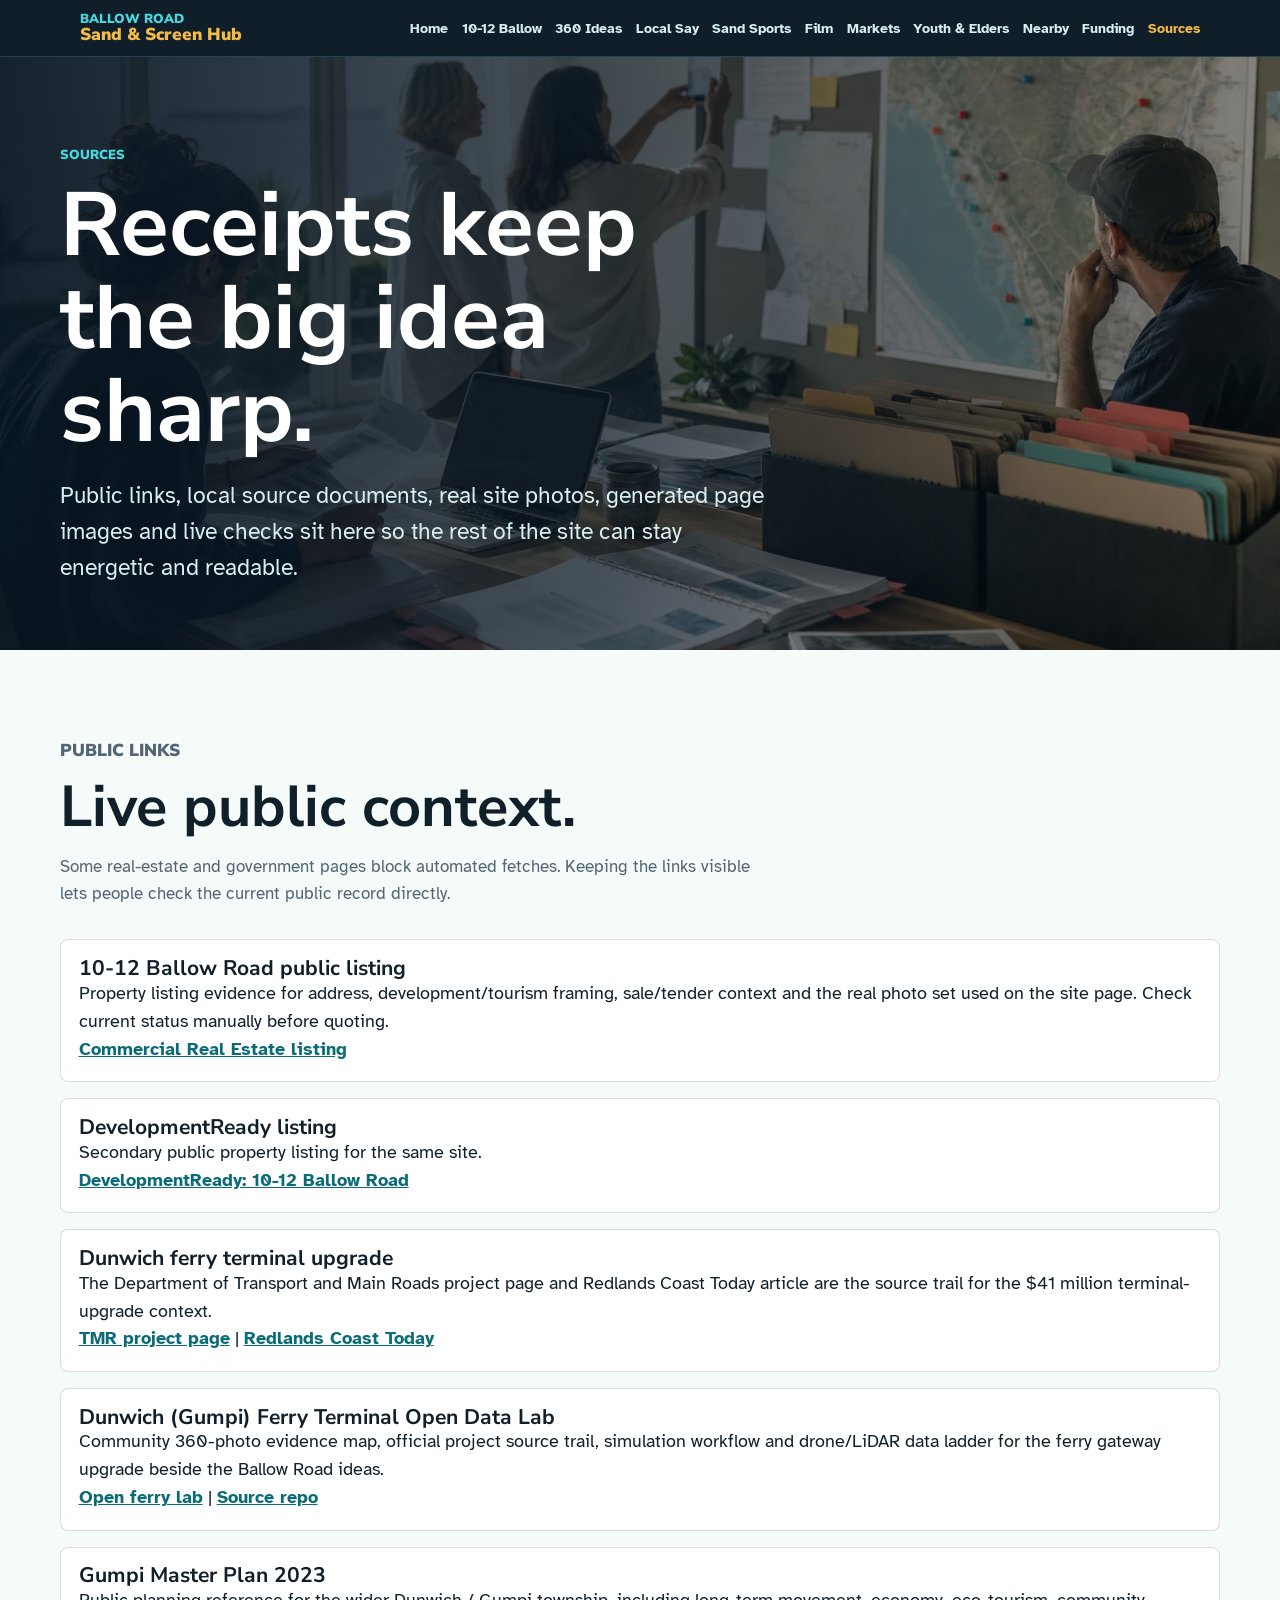
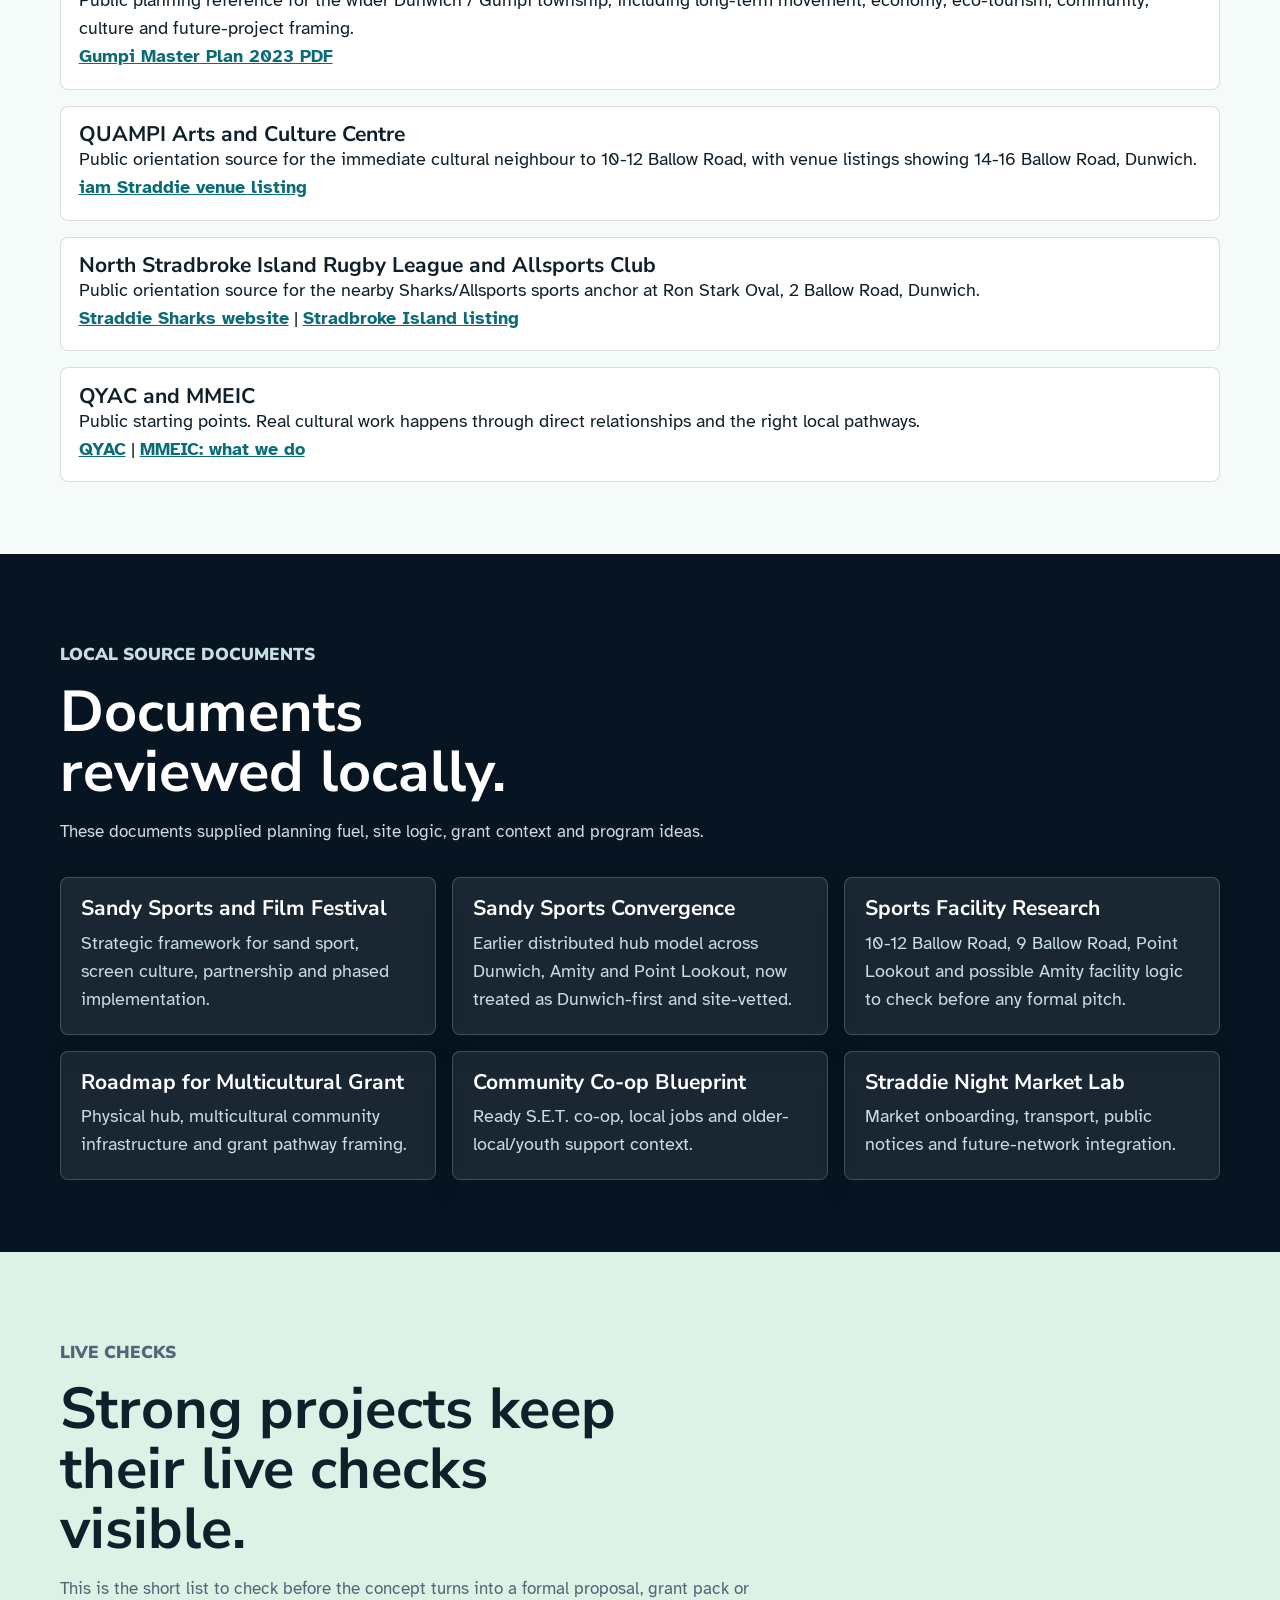
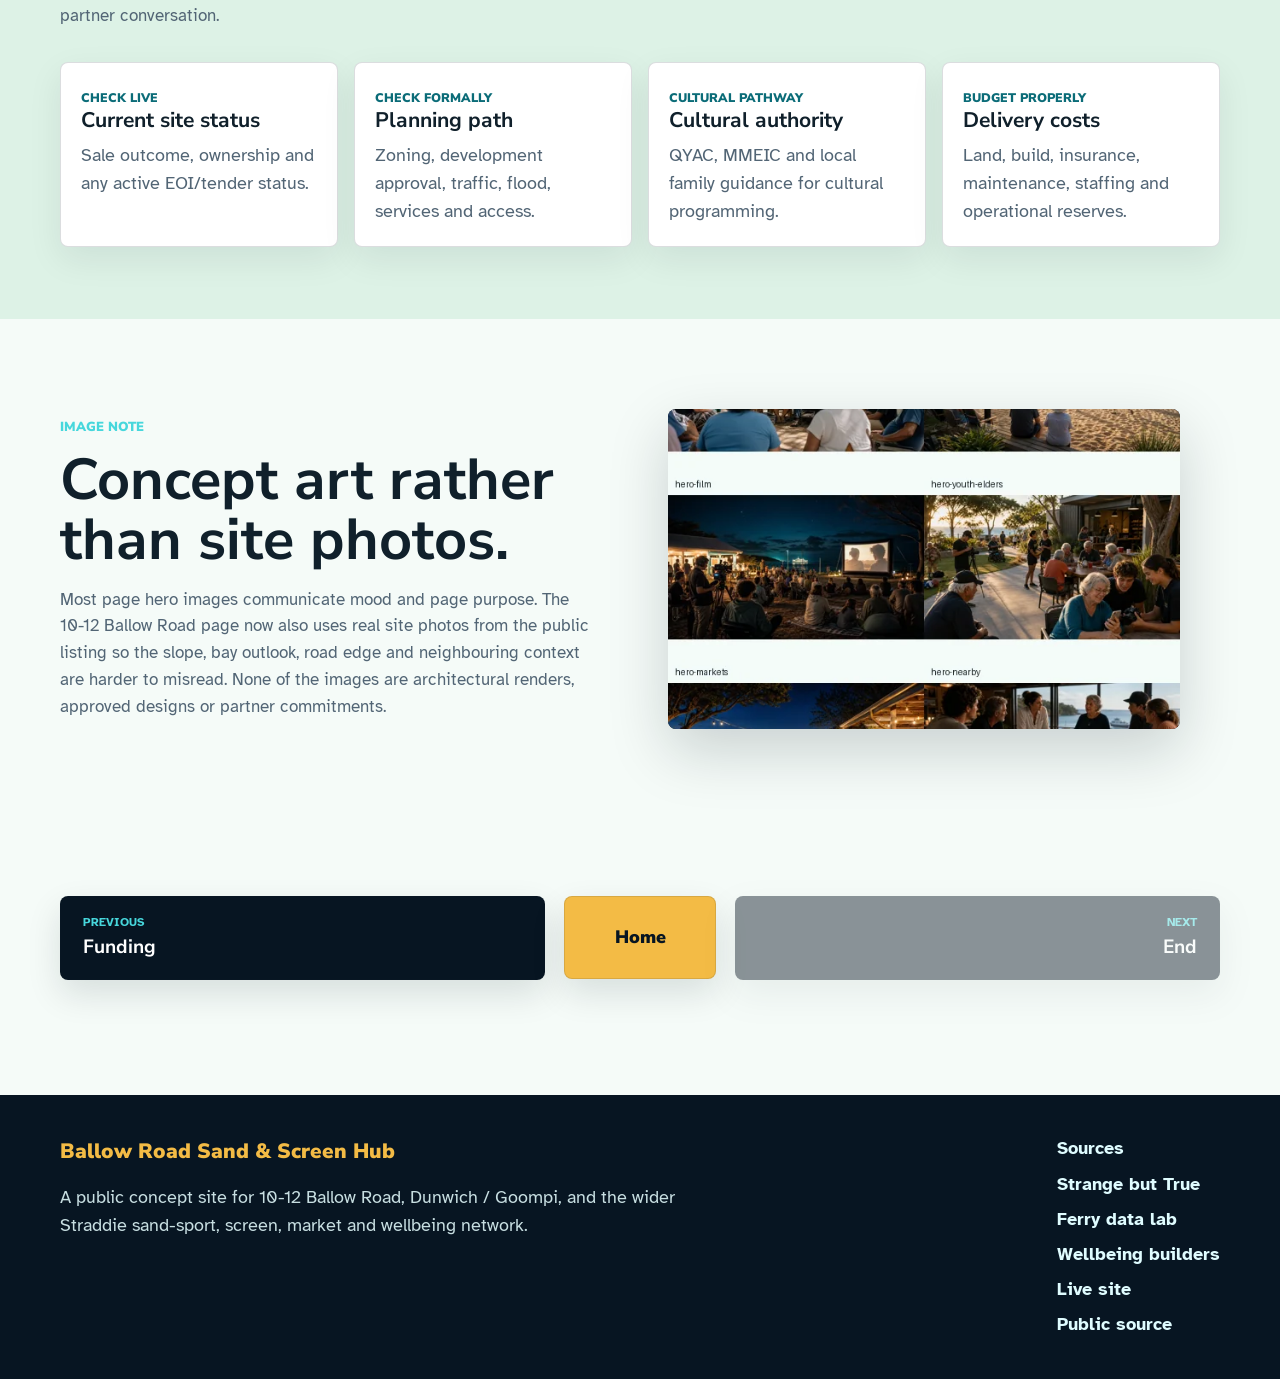
<file: sources.html>
<!doctype html>
<html lang="en-AU">
  <head>
    <meta charset="utf-8">
    <meta name="viewport" content="width=device-width, initial-scale=1">
    <meta name="description" content="Public sources, local documents, live checks and concept-image notes for the Ballow Road Sand & Screen Hub concept.">
    <title>Sources | Ballow Road Sand & Screen Hub</title>
    <link rel="preconnect" href="https://fonts.googleapis.com">
    <link rel="preconnect" href="https://fonts.gstatic.com" crossorigin>
    <link href="https://fonts.googleapis.com/css2?family=Atkinson+Hyperlegible:wght@400;700&family=Nunito+Sans:wght@700;800;900&display=swap" rel="stylesheet">
    <link rel="stylesheet" href="assets/css/site.css?v=20260612c">
    <link rel="icon" type="image/png" sizes="16x16" href="assets/favicon-raster-16.png">
    <link rel="icon" type="image/png" sizes="32x32" href="assets/favicon-raster-32.png">
    <link rel="icon" type="image/png" sizes="192x192" href="assets/favicon-raster-192.png">
    <link rel="apple-touch-icon" sizes="180x180" href="assets/apple-touch-icon-raster-180.png">
</head>
  <body data-page="sources">
    <header class="site-header" data-site-header></header>
    <main id="main">
      <section class="page-hero" aria-labelledby="page-title">
        <img src="assets/img/hero-sources.webp" alt="People checking source documents, maps and public evidence together">
        <div class="page-hero-inner">
          <p class="eyebrow">Sources</p>
          <h1 id="page-title">Receipts keep the big idea sharp.</h1>
          <p class="lede">Public links, local source documents, real site photos, generated page images and live checks sit here so the rest of the site can stay energetic and readable.</p>
        </div>
      </section>

      <section class="section" aria-labelledby="public-title">
        <div class="section-inner">
          <div class="section-head">
            <p class="eyebrow">Public links</p>
            <h2 id="public-title">Live public context.</h2>
            <p>Some real-estate and government pages block automated fetches. Keeping the links visible lets people check the current public record directly.</p>
          </div>
          <div class="source-list">
            <article class="source-card"><h3>10-12 Ballow Road public listing</h3><p>Property listing evidence for address, development/tourism framing, sale/tender context and the real photo set used on the site page. Check current status manually before quoting.</p><a href="https://www.commercialrealestate.com.au/property/10-12-ballow-road-dunwich-qld-4183-2020492491" target="_blank" rel="noopener noreferrer">Commercial Real Estate listing</a></article>
            <article class="source-card"><h3>DevelopmentReady listing</h3><p>Secondary public property listing for the same site.</p><a href="https://www.developmentready.com.au/properties/10-12-ballow-road-dunwich-qld-4183-235784" target="_blank" rel="noopener noreferrer">DevelopmentReady: 10-12 Ballow Road</a></article>
            <article class="source-card"><h3>Dunwich ferry terminal upgrade</h3><p>The Department of Transport and Main Roads project page and Redlands Coast Today article are the source trail for the $41 million terminal-upgrade context.</p><a href="https://www.tmr.qld.gov.au/projects/dunwich-gumpi-ferry-terminal-upgrade" target="_blank" rel="noopener noreferrer">TMR project page</a> | <a href="https://www.redlandscoasttoday.com.au/2023/07/council-welcomes-seq-city-deal-commitment-to-dunwich-ferry-terminal-upgrade/" target="_blank" rel="noopener noreferrer">Redlands Coast Today</a></article>
            <article class="source-card"><h3>Dunwich (Gumpi) Ferry Terminal Open Data Lab</h3><p>Community 360-photo evidence map, official project source trail, simulation workflow and drone/LiDAR data ladder for the ferry gateway upgrade beside the Ballow Road ideas.</p><a href="https://auraofintelligence.github.io/dunwich-gumpi-ferry-terminal-open-data-lab/" target="_blank" rel="noopener noreferrer">Open ferry lab</a> | <a href="https://github.com/auraofintelligence/dunwich-gumpi-ferry-terminal-open-data-lab" target="_blank" rel="noopener noreferrer">Source repo</a></article>
            <article class="source-card"><h3>Gumpi Master Plan 2023</h3><p>Public planning reference for the wider Dunwich / Gumpi township, including long-term movement, economy, eco-tourism, community, culture and future-project framing.</p><a href="https://planning.statedevelopment.qld.gov.au/__data/assets/pdf_file/0019/85501/gumpi-master-plan-2023.pdf" target="_blank" rel="noopener noreferrer">Gumpi Master Plan 2023 PDF</a></article>
            <article class="source-card"><h3>QUAMPI Arts and Culture Centre</h3><p>Public orientation source for the immediate cultural neighbour to 10-12 Ballow Road, with venue listings showing 14-16 Ballow Road, Dunwich.</p><a href="https://iamstraddie.com.au/workshopsandevents/opening-event" target="_blank" rel="noopener noreferrer">iam Straddie venue listing</a></article>
            <article class="source-card"><h3>North Stradbroke Island Rugby League and Allsports Club</h3><p>Public orientation source for the nearby Sharks/Allsports sports anchor at Ron Stark Oval, 2 Ballow Road, Dunwich.</p><a href="https://straddiesharks.com/" target="_blank" rel="noopener noreferrer">Straddie Sharks website</a> | <a href="https://stradbrokeisland.com/tour-item/north-stradbroke-island-rugby-league-allsports-club/" target="_blank" rel="noopener noreferrer">Stradbroke Island listing</a></article>
            <article class="source-card"><h3>QYAC and MMEIC</h3><p>Public starting points. Real cultural work happens through direct relationships and the right local pathways.</p><a href="https://qyac.net.au/" target="_blank" rel="noopener noreferrer">QYAC</a> | <a href="https://mmeicac.com.au/index.php/what-we-do/" target="_blank" rel="noopener noreferrer">MMEIC: what we do</a></article>
          </div>
        </div>
      </section>

      <section class="section dark" aria-labelledby="local-title">
        <div class="section-inner">
          <div class="section-head">
            <p class="eyebrow">Local source documents</p>
            <h2 id="local-title">Documents reviewed locally.</h2>
            <p>These documents supplied planning fuel, site logic, grant context and program ideas.</p>
          </div>
          <div class="grid three">
            <article class="card"><h3>Sandy Sports and Film Festival</h3><p>Strategic framework for sand sport, screen culture, partnership and phased implementation.</p></article>
            <article class="card"><h3>Sandy Sports Convergence</h3><p>Earlier distributed hub model across Dunwich, Amity and Point Lookout, now treated as Dunwich-first and site-vetted.</p></article>
            <article class="card"><h3>Sports Facility Research</h3><p>10-12 Ballow Road, 9 Ballow Road, Point Lookout and possible Amity facility logic to check before any formal pitch.</p></article>
            <article class="card"><h3>Roadmap for Multicultural Grant</h3><p>Physical hub, multicultural community infrastructure and grant pathway framing.</p></article>
            <article class="card"><h3>Community Co-op Blueprint</h3><p>Ready S.E.T. co-op, local jobs and older-local/youth support context.</p></article>
            <article class="card"><h3>Straddie Night Market Lab</h3><p>Market onboarding, transport, public notices and future-network integration.</p></article>
          </div>
        </div>
      </section>

      <section class="section green" aria-labelledby="checks-title">
        <div class="section-inner">
          <div class="section-head">
            <p class="eyebrow">Live checks</p>
            <h2 id="checks-title">Strong projects keep their live checks visible.</h2>
            <p>This is the short list to check before the concept turns into a formal proposal, grant pack or partner conversation.</p>
          </div>
          <div class="grid four">
            <article class="fact-card"><span class="fact-label">Check live</span><h3>Current site status</h3><p>Sale outcome, ownership and any active EOI/tender status.</p></article>
            <article class="fact-card"><span class="fact-label">Check formally</span><h3>Planning path</h3><p>Zoning, development approval, traffic, flood, services and access.</p></article>
            <article class="fact-card"><span class="fact-label">Cultural pathway</span><h3>Cultural authority</h3><p>QYAC, MMEIC and local family guidance for cultural programming.</p></article>
            <article class="fact-card"><span class="fact-label">Budget properly</span><h3>Delivery costs</h3><p>Land, build, insurance, maintenance, staffing and operational reserves.</p></article>
          </div>
        </div>
      </section>

      <section class="section" aria-labelledby="image-title">
        <div class="section-inner split">
          <div>
            <p class="eyebrow">Image note</p>
            <h2 id="image-title">Concept art rather than site photos.</h2>
            <p class="soft">Most page hero images communicate mood and page purpose. The 10-12 Ballow Road page now also uses real site photos from the public listing so the slope, bay outlook, road edge and neighbouring context are harder to misread. None of the images are architectural renders, approved designs or partner commitments.</p>
          </div>
          <figure class="image-panel">
            <img src="docs/hero-contact-sheet.webp" alt="Contact sheet of generated hero images used across the site">
          </figure>
        </div>
      </section>

      <div class="sequence-wrap" data-sequence-nav></div>
    </main>
    <footer class="site-footer" data-site-footer></footer>
    <script src="assets/js/site.js?v=20260612b"></script>
  </body>
</html>
</file>
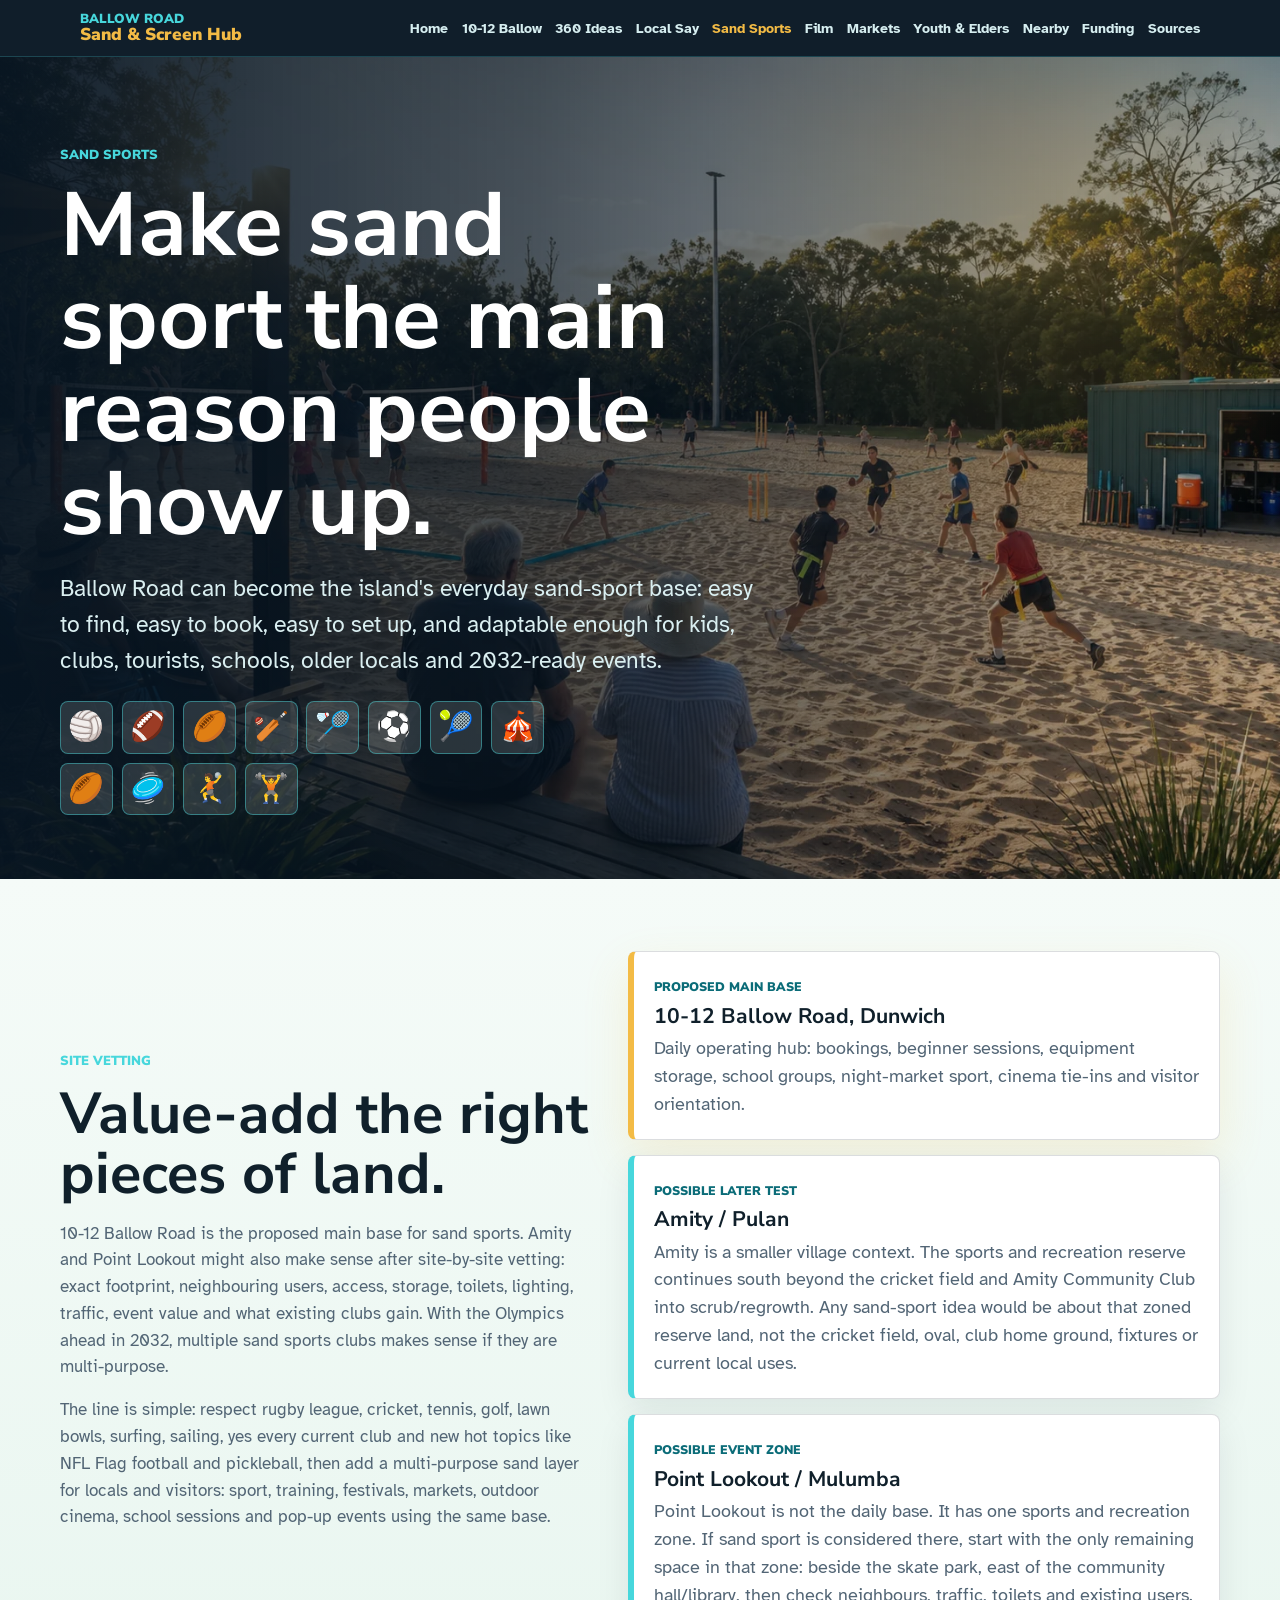
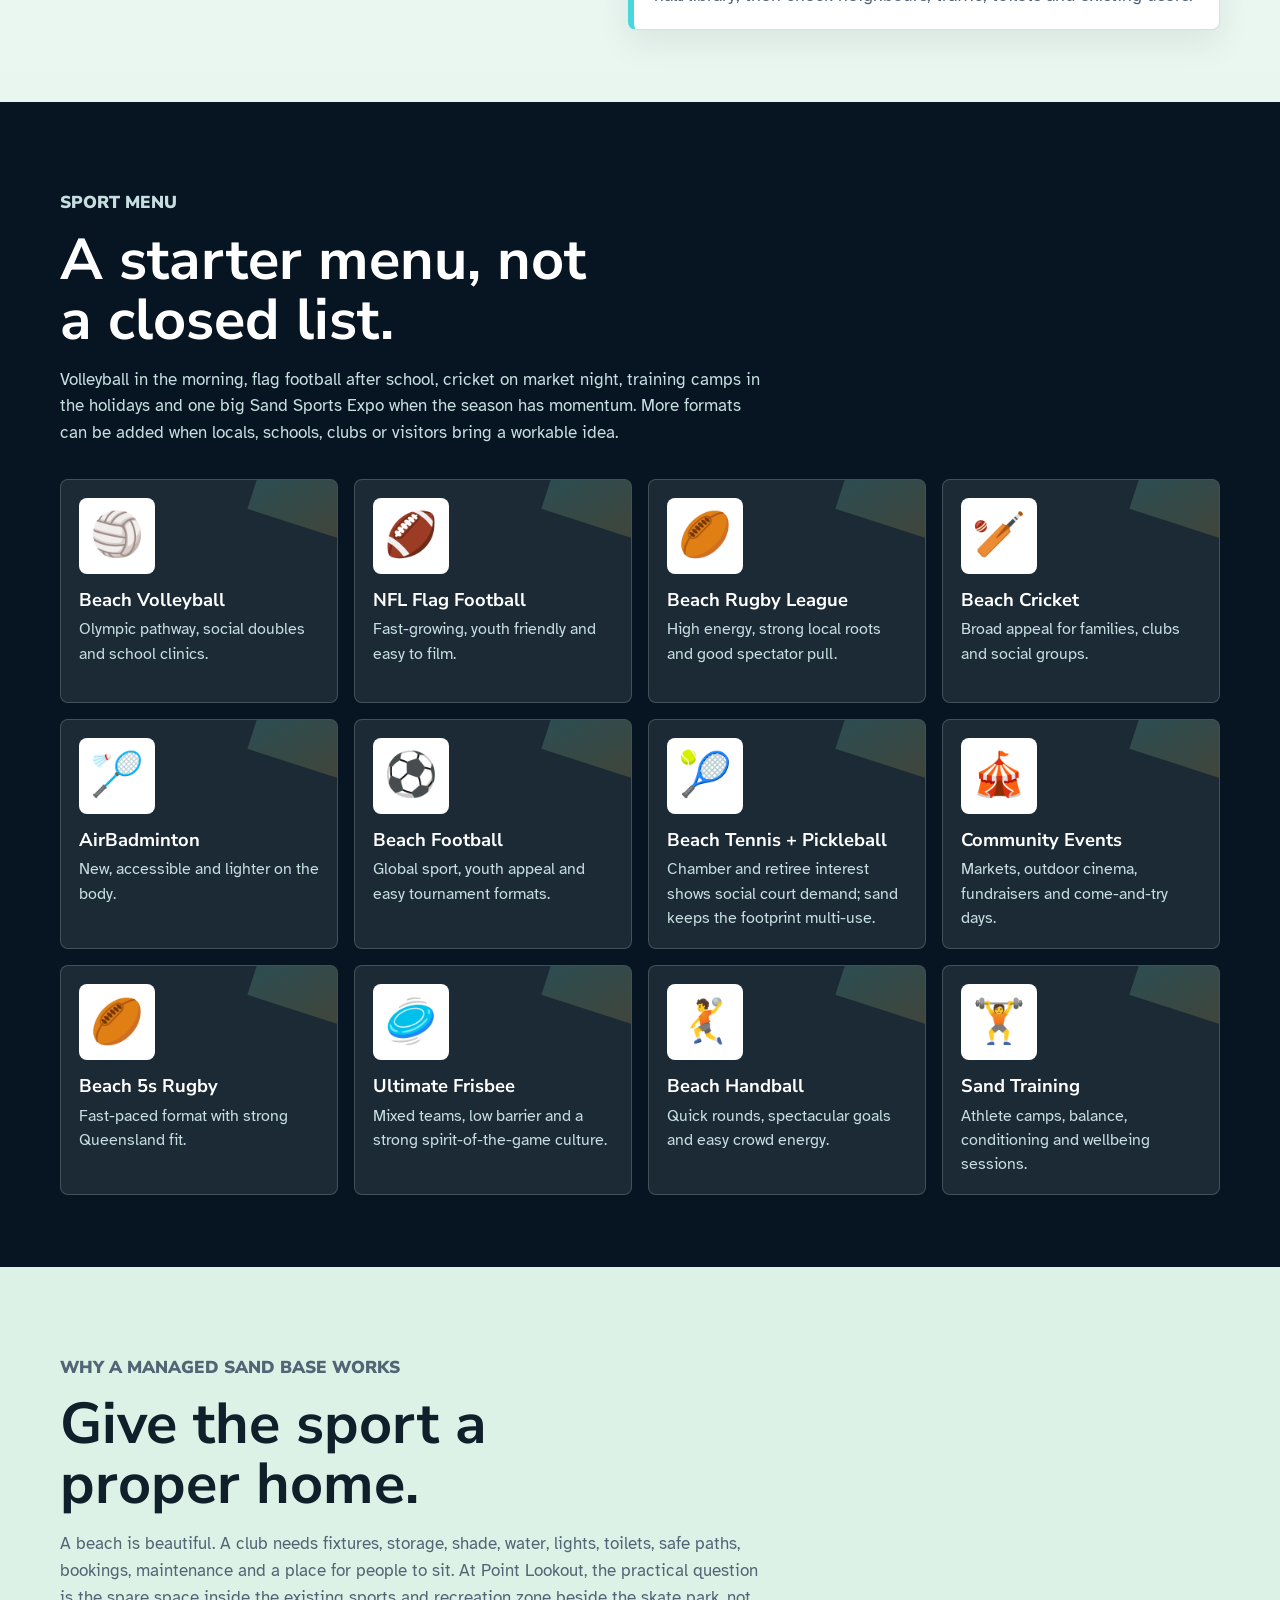
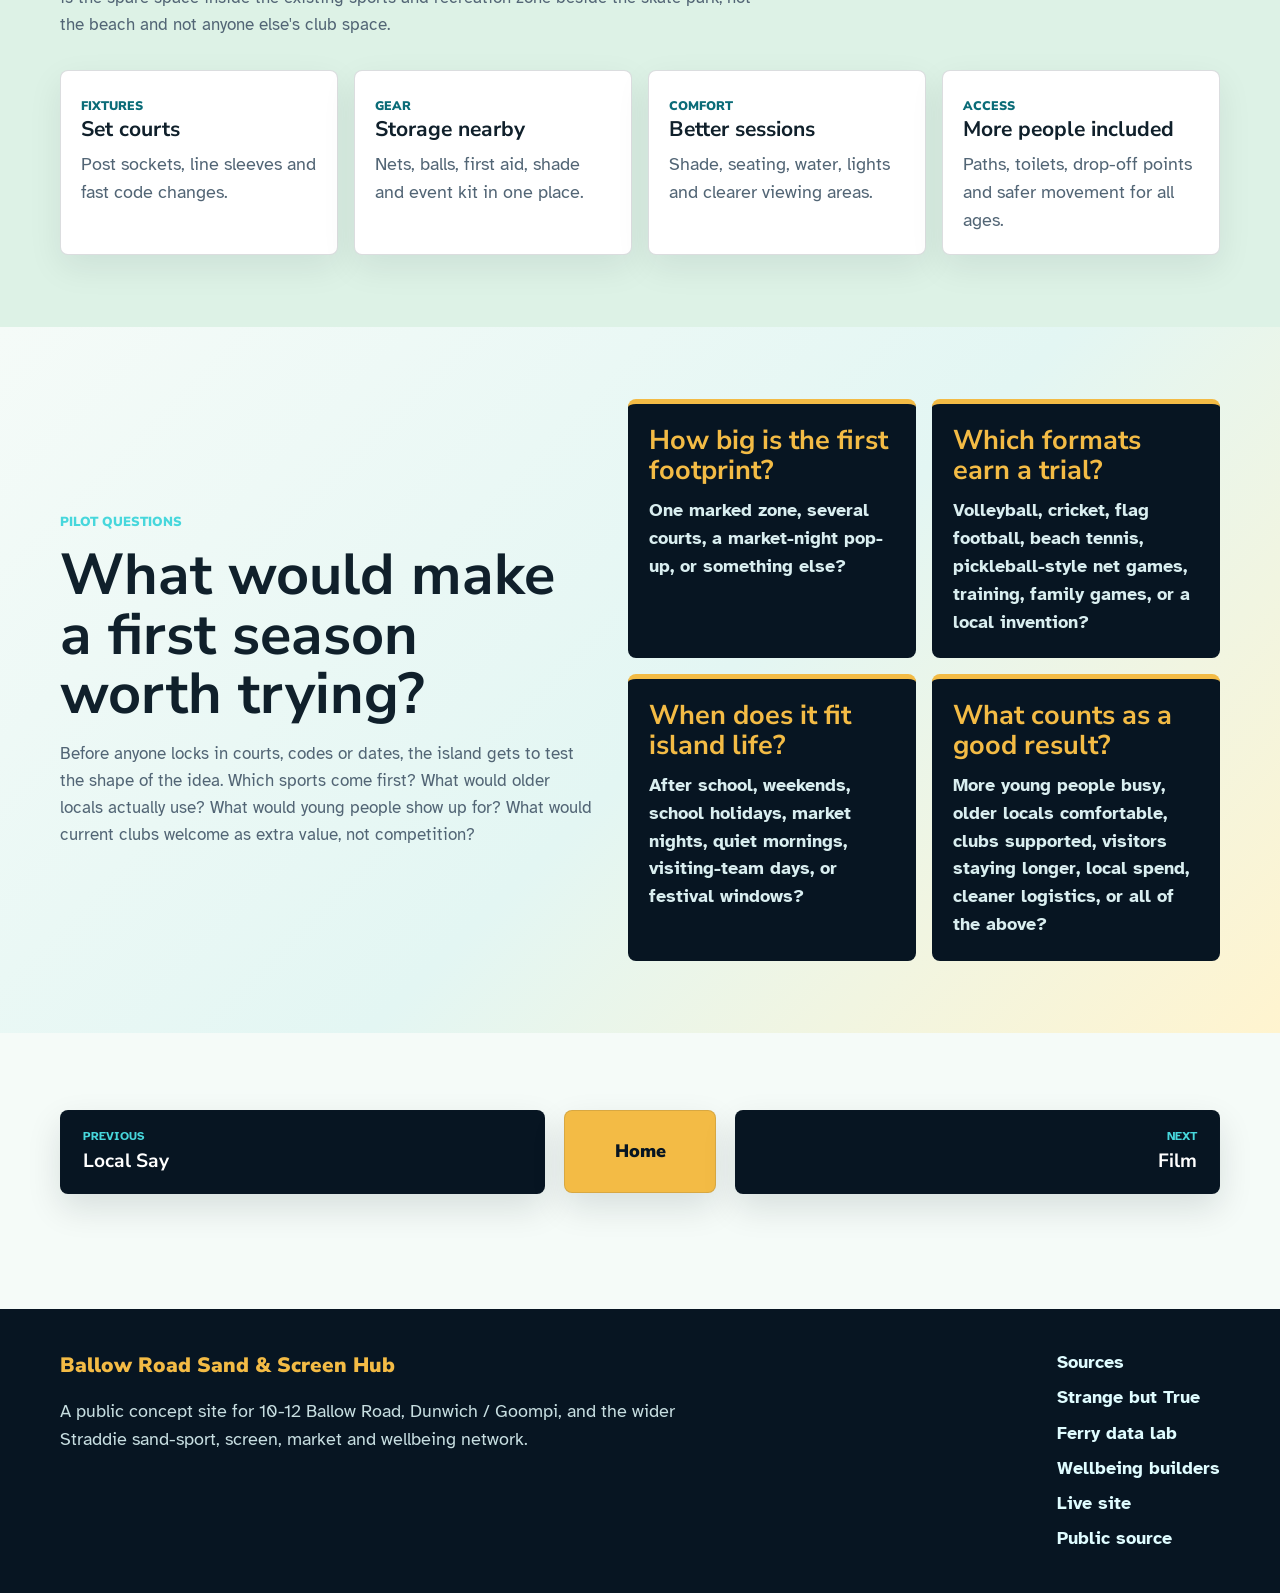
<file: sports.html>
<!doctype html>
<html lang="en-AU">
  <head>
    <meta charset="utf-8">
    <meta name="viewport" content="width=device-width, initial-scale=1">
    <meta name="description" content="Sand sports as the headline use for the Ballow Road Sand & Screen Hub, with volleyball, flag football, cricket, rugby, beach tennis, pickleball interest, ultimate, handball, training and community event formats.">
    <title>Sand Sports | Ballow Road Sand & Screen Hub</title>
    <link rel="preconnect" href="https://fonts.googleapis.com">
    <link rel="preconnect" href="https://fonts.gstatic.com" crossorigin>
    <link href="https://fonts.googleapis.com/css2?family=Atkinson+Hyperlegible:wght@400;700&family=Nunito+Sans:wght@700;800;900&display=swap" rel="stylesheet">
    <link rel="stylesheet" href="assets/css/site.css?v=20260612c">
    <link rel="icon" type="image/png" sizes="16x16" href="assets/favicon-raster-16.png">
    <link rel="icon" type="image/png" sizes="32x32" href="assets/favicon-raster-32.png">
    <link rel="icon" type="image/png" sizes="192x192" href="assets/favicon-raster-192.png">
    <link rel="apple-touch-icon" sizes="180x180" href="assets/apple-touch-icon-raster-180.png">
</head>
  <body data-page="sports">
    <header class="site-header" data-site-header></header>
    <main id="main">
      <section class="page-hero sports-hero" aria-labelledby="page-title">
        <img src="assets/img/hero-sports.webp" alt="Sheltered sand courts with families, elders and young people using modular sport facilities">
        <div class="page-hero-inner">
          <p class="eyebrow">Sand sports</p>
          <h1 id="page-title">Make sand sport the main reason people show up.</h1>
          <p class="lede">Ballow Road can become the island's everyday sand-sport base: easy to find, easy to book, easy to set up, and adaptable enough for kids, clubs, tourists, schools, older locals and 2032-ready events.</p>
          <div class="sports-icon-strip" aria-label="Sand sport examples">
            <span title="Beach Volleyball">🏐</span>
            <span title="NFL Flag Football">🏈</span>
            <span title="Beach Rugby">🏉</span>
            <span title="Beach Cricket">🏏</span>
            <span title="AirBadminton">🏸</span>
            <span title="Beach Football">⚽</span>
            <span title="Beach tennis and pickleball social court demand">🎾</span>
            <span title="Community Events">🎪</span>
            <span title="Beach 5s Rugby">🏉</span>
            <span title="Ultimate Frisbee">🥏</span>
            <span title="Beach Handball">🤾</span>
            <span title="Sand Training">🏋️</span>
          </div>
        </div>
      </section>

      <section class="section sports-lead" aria-labelledby="argument-title">
        <div class="section-inner split">
          <div>
            <p class="eyebrow">Site vetting</p>
            <h2 id="argument-title">Value-add the right pieces of land.</h2>
            <p class="soft">10-12 Ballow Road is the proposed main base for sand sports. Amity and Point Lookout might also make sense after site-by-site vetting: exact footprint, neighbouring users, access, storage, toilets, lighting, traffic, event value and what existing clubs gain. With the Olympics ahead in 2032, multiple sand sports clubs makes sense if they are multi-purpose.</p>
            <p class="soft">The line is simple: respect rugby league, cricket, tennis, golf, lawn bowls, surfing, sailing, yes every current club and new hot topics like NFL Flag football and pickleball, then add a multi-purpose sand layer for locals and visitors: sport, training, festivals, markets, outdoor cinema, school sessions and pop-up events using the same base.</p>
          </div>
          <div class="venue-stack">
            <article class="venue-card primary-venue">
              <span>Proposed main base</span>
              <h3>10-12 Ballow Road, Dunwich</h3>
              <p>Daily operating hub: bookings, beginner sessions, equipment storage, school groups, night-market sport, cinema tie-ins and visitor orientation.</p>
            </article>
            <article class="venue-card">
              <span>Possible later test</span>
              <h3>Amity / Pulan</h3>
              <p>Amity is a smaller village context. The sports and recreation reserve continues south beyond the cricket field and Amity Community Club into scrub/regrowth. Any sand-sport idea would be about that zoned reserve land, not the cricket field, oval, club home ground, fixtures or current local uses.</p>
            </article>
            <article class="venue-card">
              <span>Possible event zone</span>
              <h3>Point Lookout / Mulumba</h3>
              <p>Point Lookout is not the daily base. It has one sports and recreation zone. If sand sport is considered there, start with the only remaining space in that zone: beside the skate park, east of the community hall/library, then check neighbours, traffic, toilets and existing users.</p>
            </article>
          </div>
        </div>
      </section>

      <section class="section dark sports-showcase" aria-labelledby="sports-title">
        <div class="section-inner">
          <div class="section-head">
            <p class="eyebrow">Sport menu</p>
            <h2 id="sports-title">A starter menu, not a closed list.</h2>
            <p>Volleyball in the morning, flag football after school, cricket on market night, training camps in the holidays and one big Sand Sports Expo when the season has momentum. More formats can be added when locals, schools, clubs or visitors bring a workable idea.</p>
          </div>
          <div class="sport-grid">
            <article class="sport-tile"><span class="sport-icon">🏐</span><h3>Beach Volleyball</h3><p>Olympic pathway, social doubles and school clinics.</p></article>
            <article class="sport-tile"><span class="sport-icon">🏈</span><h3>NFL Flag Football</h3><p>Fast-growing, youth friendly and easy to film.</p></article>
            <article class="sport-tile"><span class="sport-icon">🏉</span><h3>Beach Rugby League</h3><p>High energy, strong local roots and good spectator pull.</p></article>
            <article class="sport-tile"><span class="sport-icon">🏏</span><h3>Beach Cricket</h3><p>Broad appeal for families, clubs and social groups.</p></article>
            <article class="sport-tile"><span class="sport-icon">🏸</span><h3>AirBadminton</h3><p>New, accessible and lighter on the body.</p></article>
            <article class="sport-tile"><span class="sport-icon">⚽</span><h3>Beach Football</h3><p>Global sport, youth appeal and easy tournament formats.</p></article>
            <article class="sport-tile"><span class="sport-icon">🎾</span><h3>Beach Tennis + Pickleball</h3><p>Chamber and retiree interest shows social court demand; sand keeps the footprint multi-use.</p></article>
            <article class="sport-tile"><span class="sport-icon">🎪</span><h3>Community Events</h3><p>Markets, outdoor cinema, fundraisers and come-and-try days.</p></article>
            <article class="sport-tile"><span class="sport-icon">🏉</span><h3>Beach 5s Rugby</h3><p>Fast-paced format with strong Queensland fit.</p></article>
            <article class="sport-tile"><span class="sport-icon">🥏</span><h3>Ultimate Frisbee</h3><p>Mixed teams, low barrier and a strong spirit-of-the-game culture.</p></article>
            <article class="sport-tile"><span class="sport-icon">🤾</span><h3>Beach Handball</h3><p>Quick rounds, spectacular goals and easy crowd energy.</p></article>
            <article class="sport-tile"><span class="sport-icon">🏋️</span><h3>Sand Training</h3><p>Athlete camps, balance, conditioning and wellbeing sessions.</p></article>
          </div>
        </div>
      </section>

      <section class="section green" aria-labelledby="base-title">
        <div class="section-inner">
          <div class="section-head">
            <p class="eyebrow">Why a managed sand base works</p>
            <h2 id="base-title">Give the sport a proper home.</h2>
            <p>A beach is beautiful. A club needs fixtures, storage, shade, water, lights, toilets, safe paths, bookings, maintenance and a place for people to sit. At Point Lookout, the practical question is the spare space inside the existing sports and recreation zone beside the skate park, not the beach and not anyone else's club space.</p>
          </div>
          <div class="grid four">
            <article class="fact-card"><span class="fact-label">Fixtures</span><h3>Set courts</h3><p>Post sockets, line sleeves and fast code changes.</p></article>
            <article class="fact-card"><span class="fact-label">Gear</span><h3>Storage nearby</h3><p>Nets, balls, first aid, shade and event kit in one place.</p></article>
            <article class="fact-card"><span class="fact-label">Comfort</span><h3>Better sessions</h3><p>Shade, seating, water, lights and clearer viewing areas.</p></article>
            <article class="fact-card"><span class="fact-label">Access</span><h3>More people included</h3><p>Paths, toilets, drop-off points and safer movement for all ages.</p></article>
          </div>
        </div>
      </section>

      <section class="section sports-cta" aria-labelledby="first-season-title">
        <div class="section-inner split">
          <div>
            <p class="eyebrow">Pilot questions</p>
            <h2 id="first-season-title">What would make a first season worth trying?</h2>
            <p class="soft">Before anyone locks in courts, codes or dates, the island gets to test the shape of the idea. Which sports come first? What would older locals actually use? What would young people show up for? What would current clubs welcome as extra value, not competition?</p>
          </div>
          <div class="sports-question-board" aria-label="Pilot season questions">
            <article><h3>How big is the first footprint?</h3><p>One marked zone, several courts, a market-night pop-up, or something else?</p></article>
            <article><h3>Which formats earn a trial?</h3><p>Volleyball, cricket, flag football, beach tennis, pickleball-style net games, training, family games, or a local invention?</p></article>
            <article><h3>When does it fit island life?</h3><p>After school, weekends, school holidays, market nights, quiet mornings, visiting-team days, or festival windows?</p></article>
            <article><h3>What counts as a good result?</h3><p>More young people busy, older locals comfortable, clubs supported, visitors staying longer, local spend, cleaner logistics, or all of the above?</p></article>
          </div>
        </div>
      </section>

      <div class="sequence-wrap" data-sequence-nav></div>
    </main>
    <footer class="site-footer" data-site-footer></footer>
    <script src="assets/js/site.js?v=20260612b"></script>
  </body>
</html>
</file>
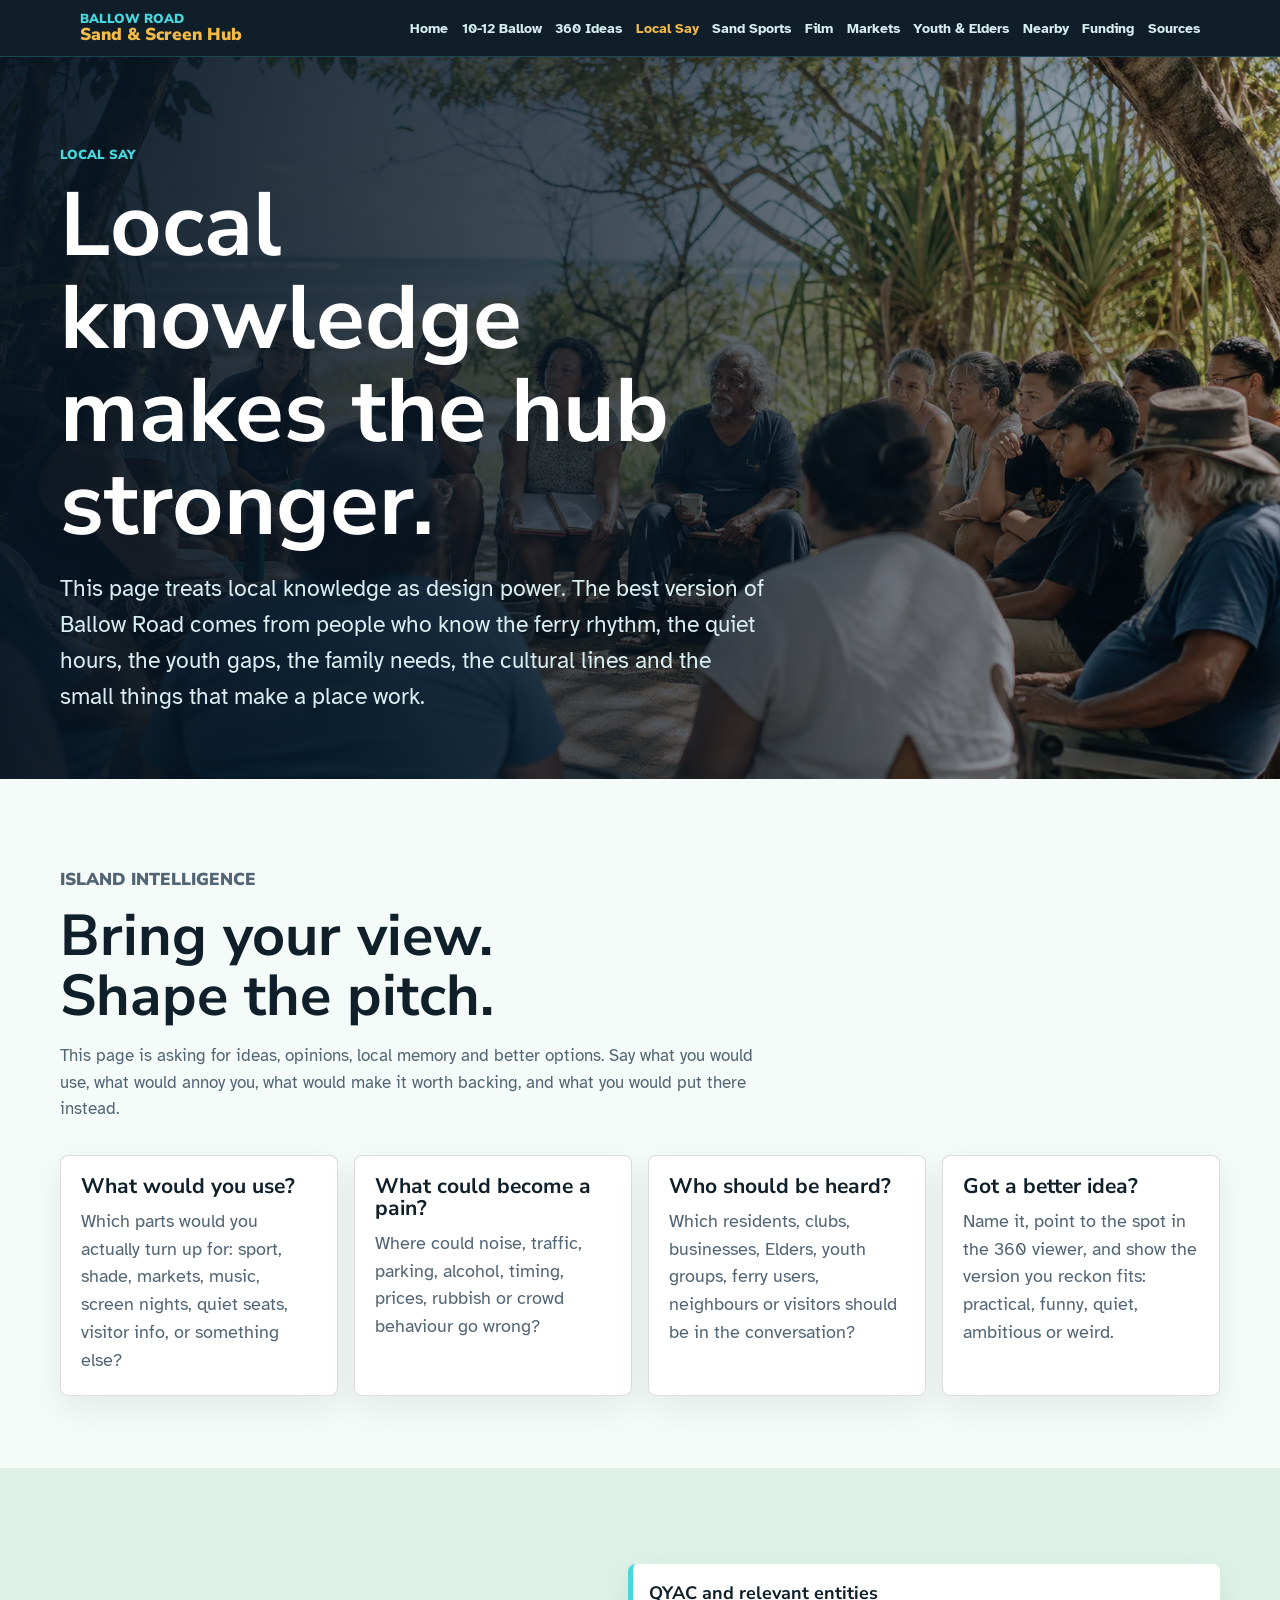
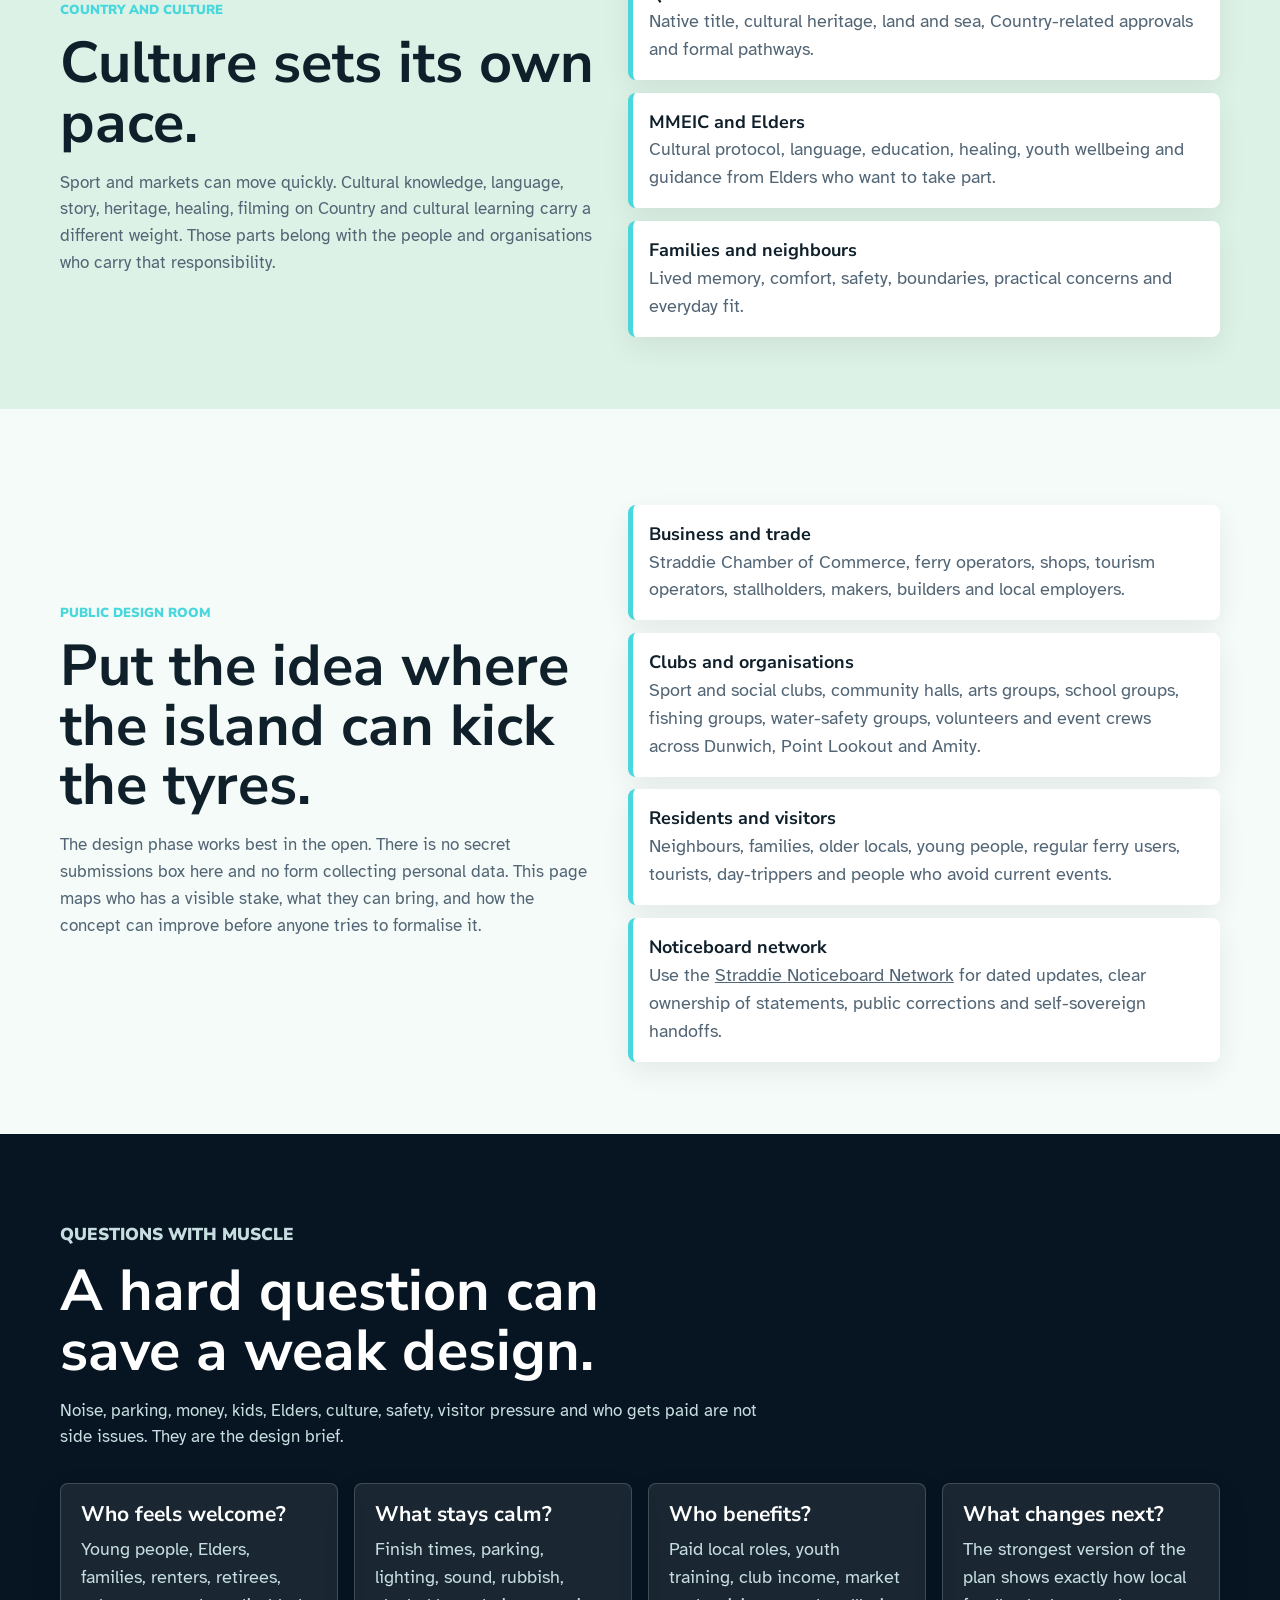
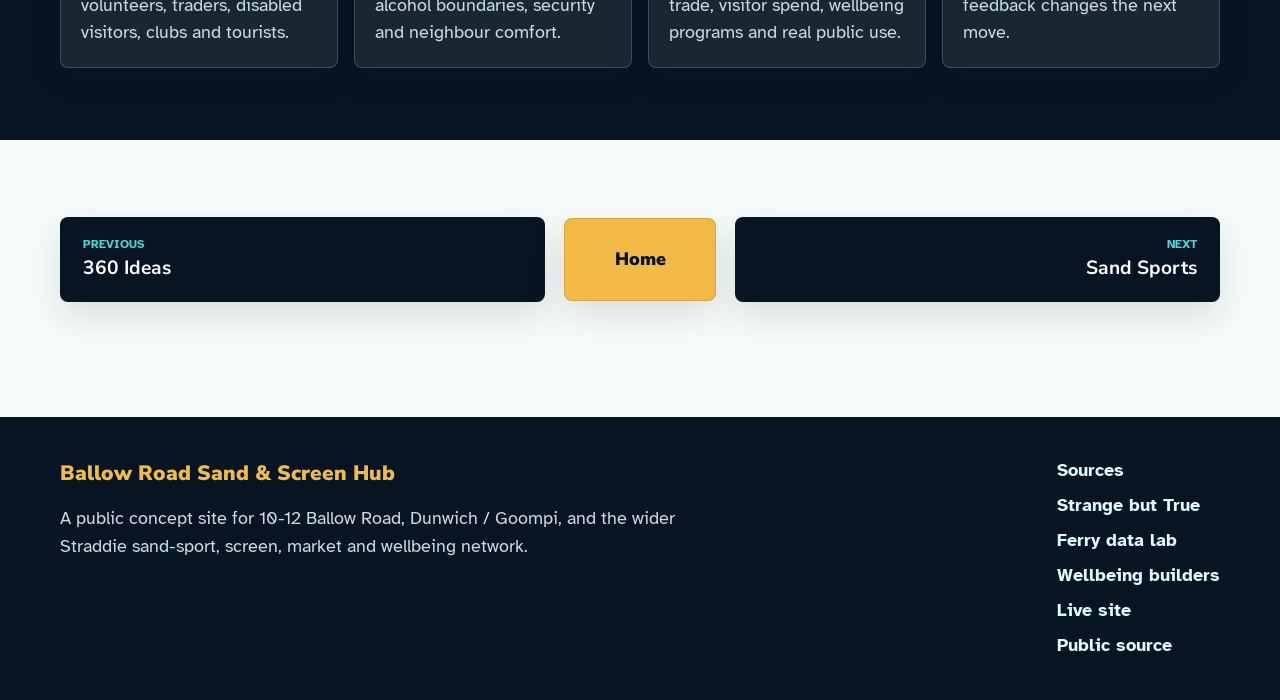
<file: trust.html>
<!doctype html>
<html lang="en-AU">
  <head>
    <meta charset="utf-8">
    <meta name="viewport" content="width=device-width, initial-scale=1">
    <meta name="description" content="Local say, cultural pace, practical questions and shared choices for the Ballow Road Sand & Screen Hub concept.">
    <title>Local Say | Ballow Road Sand & Screen Hub</title>
    <link rel="preconnect" href="https://fonts.googleapis.com">
    <link rel="preconnect" href="https://fonts.gstatic.com" crossorigin>
    <link href="https://fonts.googleapis.com/css2?family=Atkinson+Hyperlegible:wght@400;700&family=Nunito+Sans:wght@700;800;900&display=swap" rel="stylesheet">
    <link rel="stylesheet" href="assets/css/site.css?v=20260612c">
    <link rel="icon" type="image/png" sizes="16x16" href="assets/favicon-raster-16.png">
    <link rel="icon" type="image/png" sizes="32x32" href="assets/favicon-raster-32.png">
    <link rel="icon" type="image/png" sizes="192x192" href="assets/favicon-raster-192.png">
    <link rel="apple-touch-icon" sizes="180x180" href="assets/apple-touch-icon-raster-180.png">
</head>
  <body data-page="trust">
    <header class="site-header" data-site-header></header>
    <main id="main">
      <section class="page-hero" aria-labelledby="page-title">
        <img src="assets/img/hero-trust.webp" alt="All-ages community meeting under shade beside coastal trees">
        <div class="page-hero-inner">
          <p class="eyebrow">Local say</p>
          <h1 id="page-title">Local knowledge makes the hub stronger.</h1>
          <p class="lede">This page treats local knowledge as design power. The best version of Ballow Road comes from people who know the ferry rhythm, the quiet hours, the youth gaps, the family needs, the cultural lines and the small things that make a place work.</p>
        </div>
      </section>

      <section class="section" aria-labelledby="confidence-title">
        <div class="section-inner">
          <div class="section-head">
            <p class="eyebrow">Island intelligence</p>
            <h2 id="confidence-title">Bring your view. Shape the pitch.</h2>
            <p>This page is asking for ideas, opinions, local memory and better options. Say what you would use, what would annoy you, what would make it worth backing, and what you would put there instead.</p>
          </div>
          <div class="grid four">
            <article class="card"><h3>What would you use?</h3><p>Which parts would you actually turn up for: sport, shade, markets, music, screen nights, quiet seats, visitor info, or something else?</p></article>
            <article class="card"><h3>What could become a pain?</h3><p>Where could noise, traffic, parking, alcohol, timing, prices, rubbish or crowd behaviour go wrong?</p></article>
            <article class="card"><h3>Who should be heard?</h3><p>Which residents, clubs, businesses, Elders, youth groups, ferry users, neighbours or visitors should be in the conversation?</p></article>
            <article class="card"><h3>Got a better idea?</h3><p>Name it, point to the spot in the 360 viewer, and show the version you reckon fits: practical, funny, quiet, ambitious or weird.</p></article>
          </div>
        </div>
      </section>

      <section class="section green" aria-labelledby="respect-title">
        <div class="section-inner split">
          <div>
            <p class="eyebrow">Country and culture</p>
            <h2 id="respect-title">Culture sets its own pace.</h2>
            <p class="soft">Sport and markets can move quickly. Cultural knowledge, language, story, heritage, healing, filming on Country and cultural learning carry a different weight. Those parts belong with the people and organisations who carry that responsibility.</p>
          </div>
          <div class="fact-list">
            <div class="fact-row"><strong>QYAC and relevant entities</strong><span>Native title, cultural heritage, land and sea, Country-related approvals and formal pathways.</span></div>
            <div class="fact-row"><strong>MMEIC and Elders</strong><span>Cultural protocol, language, education, healing, youth wellbeing and guidance from Elders who want to take part.</span></div>
            <div class="fact-row"><strong>Families and neighbours</strong><span>Lived memory, comfort, safety, boundaries, practical concerns and everyday fit.</span></div>
          </div>
        </div>
      </section>

      <section class="section" aria-labelledby="public-room-title">
        <div class="section-inner split">
          <div>
            <p class="eyebrow">Public design room</p>
            <h2 id="public-room-title">Put the idea where the island can kick the tyres.</h2>
            <p class="soft">The design phase works best in the open. There is no secret submissions box here and no form collecting personal data. This page maps who has a visible stake, what they can bring, and how the concept can improve before anyone tries to formalise it.</p>
          </div>
          <div class="fact-list">
            <div class="fact-row"><strong>Business and trade</strong><span>Straddie Chamber of Commerce, ferry operators, shops, tourism operators, stallholders, makers, builders and local employers.</span></div>
            <div class="fact-row"><strong>Clubs and organisations</strong><span>Sport and social clubs, community halls, arts groups, school groups, fishing groups, water-safety groups, volunteers and event crews across Dunwich, Point Lookout and Amity.</span></div>
            <div class="fact-row"><strong>Residents and visitors</strong><span>Neighbours, families, older locals, young people, regular ferry users, tourists, day-trippers and people who avoid current events.</span></div>
            <div class="fact-row"><strong>Noticeboard network</strong><span>Use the <a href="https://auraofintelligence.github.io/straddie-noticeboard-network/" target="_blank" rel="noopener noreferrer">Straddie Noticeboard Network</a> for dated updates, clear ownership of statements, public corrections and self-sovereign handoffs.</span></div>
          </div>
        </div>
      </section>

      <section class="section dark" aria-labelledby="questions-title">
        <div class="section-inner">
          <div class="section-head">
            <p class="eyebrow">Questions with muscle</p>
            <h2 id="questions-title">A hard question can save a weak design.</h2>
            <p>Noise, parking, money, kids, Elders, culture, safety, visitor pressure and who gets paid are not side issues. They are the design brief.</p>
          </div>
          <div class="grid four">
            <article class="card"><h3>Who feels welcome?</h3><p>Young people, Elders, families, renters, retirees, volunteers, traders, disabled visitors, clubs and tourists.</p></article>
            <article class="card"><h3>What stays calm?</h3><p>Finish times, parking, lighting, sound, rubbish, alcohol boundaries, security and neighbour comfort.</p></article>
            <article class="card"><h3>Who benefits?</h3><p>Paid local roles, youth training, club income, market trade, visitor spend, wellbeing programs and real public use.</p></article>
            <article class="card"><h3>What changes next?</h3><p>The strongest version of the plan shows exactly how local feedback changes the next move.</p></article>
          </div>
        </div>
      </section>

      <div class="sequence-wrap" data-sequence-nav></div>
    </main>
    <footer class="site-footer" data-site-footer></footer>
    <script src="assets/js/site.js?v=20260612b"></script>
  </body>
</html>
</file>
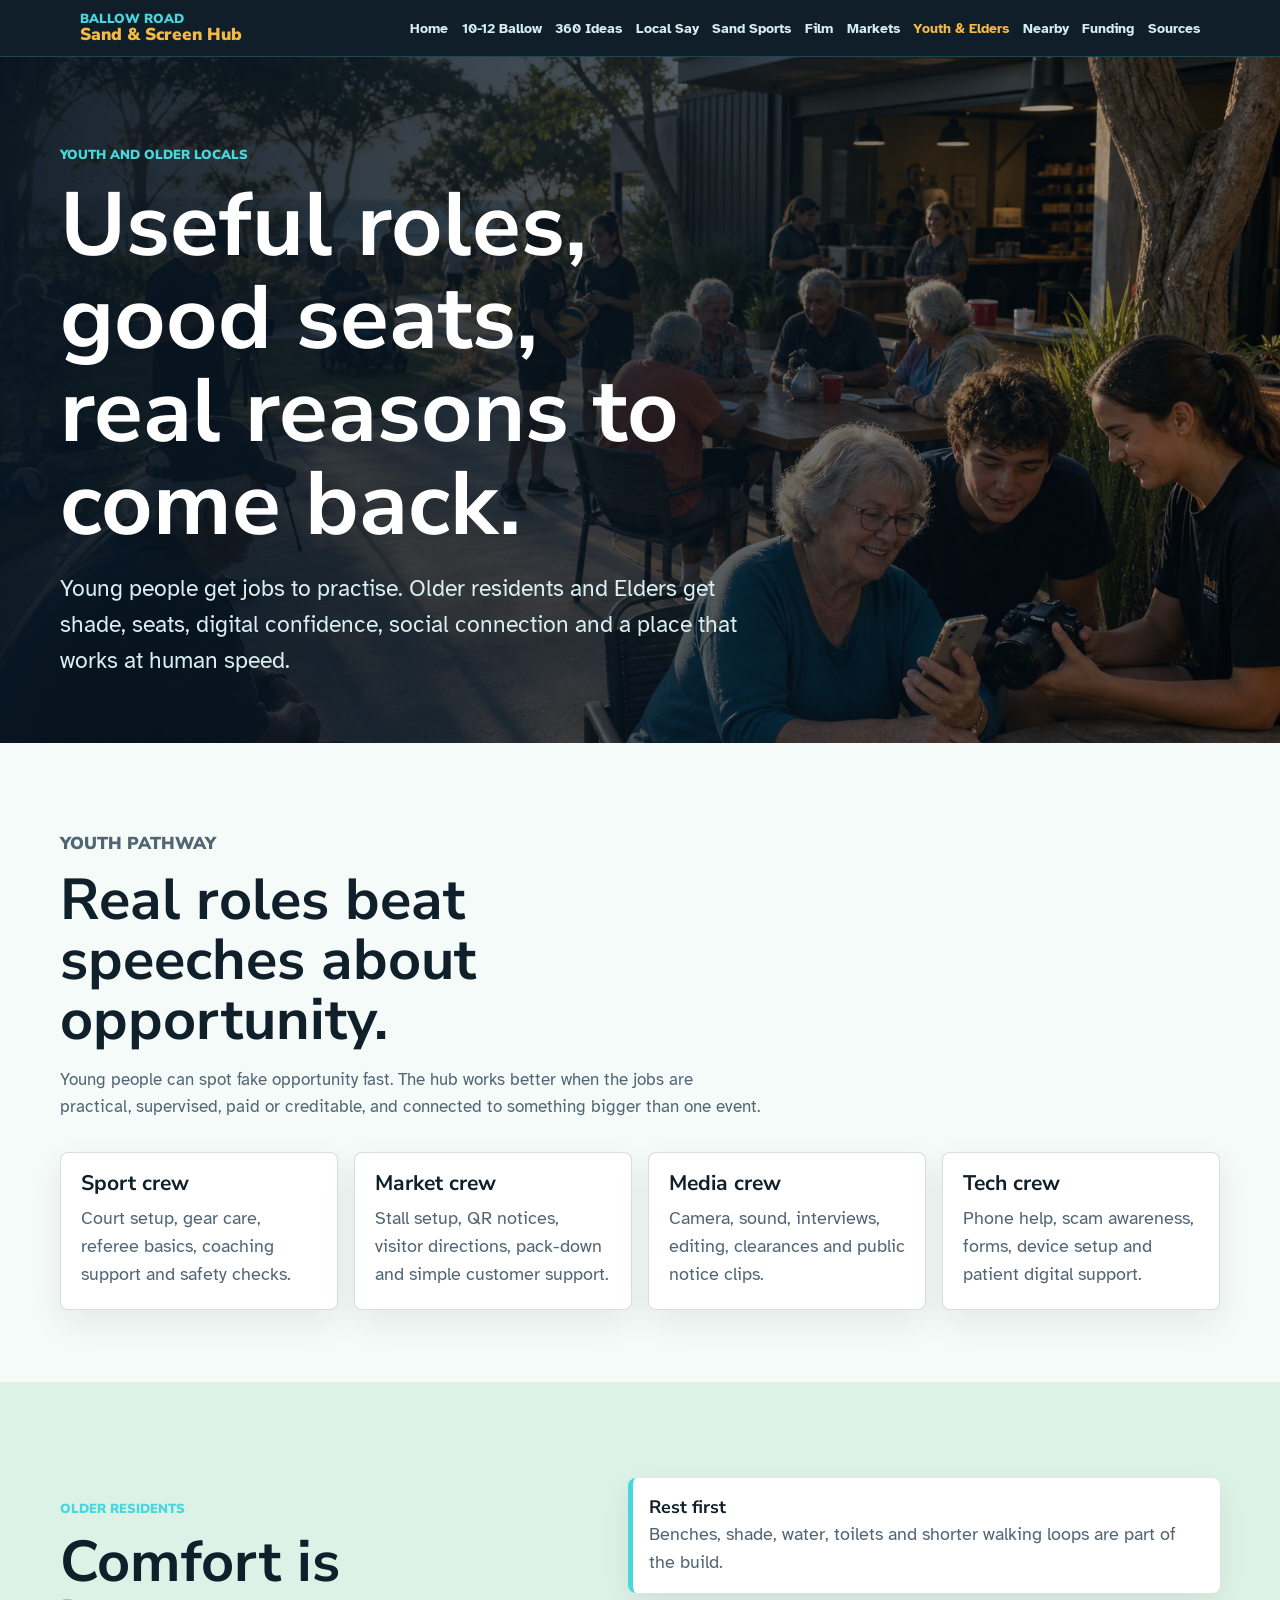
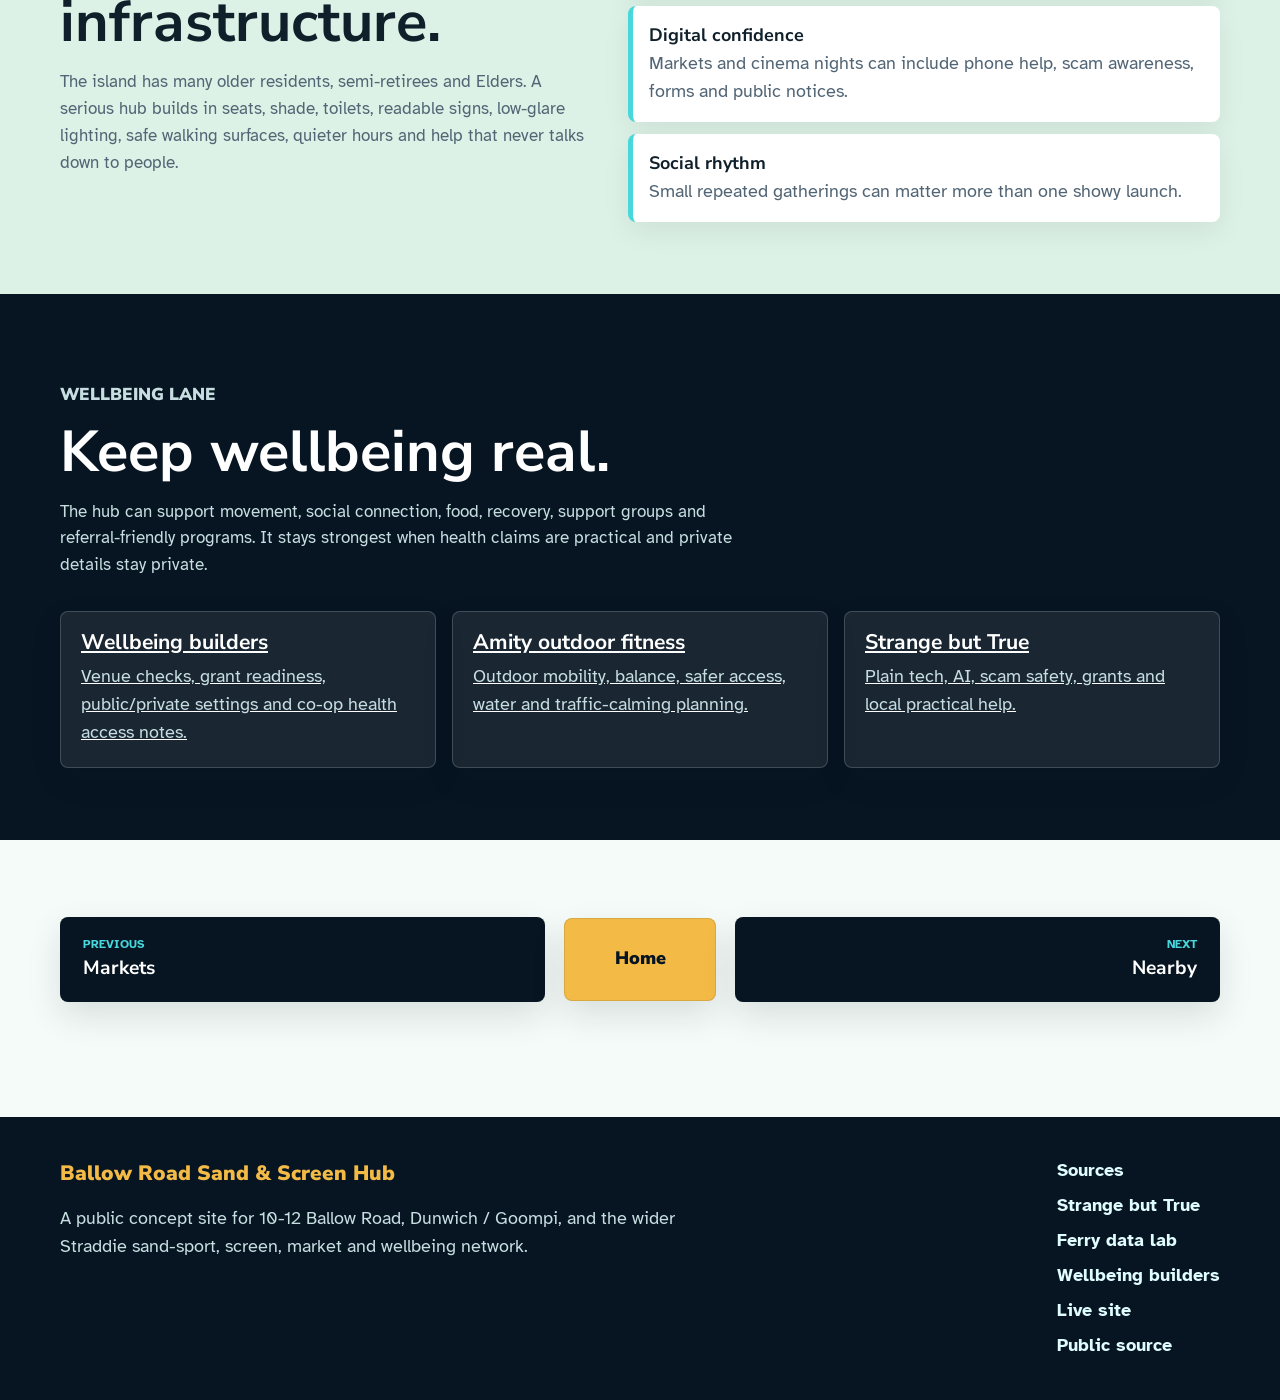
<file: youth-elders.html>
<!doctype html>
<html lang="en-AU">
  <head>
    <meta charset="utf-8">
    <meta name="viewport" content="width=device-width, initial-scale=1">
    <meta name="description" content="Youth roles, older-local comfort, digital confidence and wellbeing links for the Ballow Road Sand & Screen Hub concept.">
    <title>Youth & Older Locals | Ballow Road Sand & Screen Hub</title>
    <link rel="preconnect" href="https://fonts.googleapis.com">
    <link rel="preconnect" href="https://fonts.gstatic.com" crossorigin>
    <link href="https://fonts.googleapis.com/css2?family=Atkinson+Hyperlegible:wght@400;700&family=Nunito+Sans:wght@700;800;900&display=swap" rel="stylesheet">
    <link rel="stylesheet" href="assets/css/site.css?v=20260612c">
    <link rel="icon" type="image/png" sizes="16x16" href="assets/favicon-raster-16.png">
    <link rel="icon" type="image/png" sizes="32x32" href="assets/favicon-raster-32.png">
    <link rel="icon" type="image/png" sizes="192x192" href="assets/favicon-raster-192.png">
    <link rel="apple-touch-icon" sizes="180x180" href="assets/apple-touch-icon-raster-180.png">
</head>
  <body data-page="youth">
    <header class="site-header" data-site-header></header>
    <main id="main">
      <section class="page-hero" aria-labelledby="page-title">
        <img src="assets/img/hero-youth-elders.webp" alt="Young people helping older residents with phones, media and sport at a community hub">
        <div class="page-hero-inner">
          <p class="eyebrow">Youth and older locals</p>
          <h1 id="page-title">Useful roles, good seats, real reasons to come back.</h1>
          <p class="lede">Young people get jobs to practise. Older residents and Elders get shade, seats, digital confidence, social connection and a place that works at human speed.</p>
        </div>
      </section>

      <section class="section" aria-labelledby="youth-title">
        <div class="section-inner">
          <div class="section-head">
            <p class="eyebrow">Youth pathway</p>
            <h2 id="youth-title">Real roles beat speeches about opportunity.</h2>
            <p>Young people can spot fake opportunity fast. The hub works better when the jobs are practical, supervised, paid or creditable, and connected to something bigger than one event.</p>
          </div>
          <div class="grid four">
            <article class="card"><h3>Sport crew</h3><p>Court setup, gear care, referee basics, coaching support and safety checks.</p></article>
            <article class="card"><h3>Market crew</h3><p>Stall setup, QR notices, visitor directions, pack-down and simple customer support.</p></article>
            <article class="card"><h3>Media crew</h3><p>Camera, sound, interviews, editing, clearances and public notice clips.</p></article>
            <article class="card"><h3>Tech crew</h3><p>Phone help, scam awareness, forms, device setup and patient digital support.</p></article>
          </div>
        </div>
      </section>

      <section class="section green" aria-labelledby="elders-title">
        <div class="section-inner split">
          <div>
            <p class="eyebrow">Older residents</p>
            <h2 id="elders-title">Comfort is infrastructure.</h2>
            <p class="soft">The island has many older residents, semi-retirees and Elders. A serious hub builds in seats, shade, toilets, readable signs, low-glare lighting, safe walking surfaces, quieter hours and help that never talks down to people.</p>
          </div>
          <div class="fact-list">
            <div class="fact-row"><strong>Rest first</strong><span>Benches, shade, water, toilets and shorter walking loops are part of the build.</span></div>
            <div class="fact-row"><strong>Digital confidence</strong><span>Markets and cinema nights can include phone help, scam awareness, forms and public notices.</span></div>
            <div class="fact-row"><strong>Social rhythm</strong><span>Small repeated gatherings can matter more than one showy launch.</span></div>
          </div>
        </div>
      </section>

      <section class="section dark" aria-labelledby="wellbeing-title">
        <div class="section-inner">
          <div class="section-head">
            <p class="eyebrow">Wellbeing lane</p>
            <h2 id="wellbeing-title">Keep wellbeing real.</h2>
            <p>The hub can support movement, social connection, food, recovery, support groups and referral-friendly programs. It stays strongest when health claims are practical and private details stay private.</p>
          </div>
          <div class="grid three">
            <a class="card" href="https://auraofintelligence.github.io/straddie-vitality-network-builders/" target="_blank" rel="noopener noreferrer"><h3>Wellbeing builders</h3><p>Venue checks, grant readiness, public/private settings and co-op health access notes.</p></a>
            <a class="card" href="https://auraofintelligence.github.io/amity-outdoor-fitness-grant/" target="_blank" rel="noopener noreferrer"><h3>Amity outdoor fitness</h3><p>Outdoor mobility, balance, safer access, water and traffic-calming planning.</p></a>
            <a class="card" href="https://auraofintelligence.github.io/strange-but-true/" target="_blank" rel="noopener noreferrer"><h3>Strange but True</h3><p>Plain tech, AI, scam safety, grants and local practical help.</p></a>
          </div>
        </div>
      </section>

      <div class="sequence-wrap" data-sequence-nav></div>
    </main>
    <footer class="site-footer" data-site-footer></footer>
    <script src="assets/js/site.js?v=20260612b"></script>
  </body>
</html>
</file>
<file: assets/css/site.css>
:root {
  --ink: #071522;
  --ink-soft: #10283a;
  --panel: #0e3340;
  --paper: #f5fbf8;
  --paper-strong: #ffffff;
  --text: #10202b;
  --muted: #526575;
  --aqua: #47d7dc;
  --aqua-dark: #0b6c78;
  --gold: #f3bb45;
  --coral: #ee684f;
  --green: #74c79b;
  --border: rgba(16, 32, 43, 0.15);
  --shadow: 0 22px 60px rgba(7, 21, 34, 0.18);
  --heading: "Nunito Sans", "Avenir Next", Arial, sans-serif;
  --body: "Atkinson Hyperlegible", "Segoe UI", Arial, sans-serif;
  --max: 1160px;
}

* {
  box-sizing: border-box;
}

html {
  scroll-behavior: smooth;
  overflow-x: hidden;
}

body {
  background: var(--paper);
  color: var(--text);
  font-family: var(--body);
  font-size: 18px;
  line-height: 1.55;
  margin: 0;
  overflow-x: hidden;
}

img {
  display: block;
  height: auto;
  max-width: 100%;
}

a {
  color: inherit;
}

.skip-link {
  background: var(--gold);
  color: var(--ink);
  left: 1rem;
  padding: 0.6rem 0.8rem;
  position: absolute;
  text-decoration: none;
  top: -4rem;
  z-index: 30;
}

.skip-link:focus {
  top: 1rem;
}

.site-header {
  background: rgba(7, 21, 34, 0.96);
  border-bottom: 1px solid rgba(71, 215, 220, 0.22);
  position: sticky;
  top: 0;
  z-index: 20;
}

.site-nav {
  align-items: center;
  display: flex;
  flex-wrap: wrap;
  gap: 1rem;
  justify-content: space-between;
  margin: 0 auto;
  max-width: var(--max);
  padding: 0.8rem 1.25rem;
}

.brand {
  color: var(--paper-strong);
  display: grid;
  font-family: var(--heading);
  line-height: 1;
  text-decoration: none;
}

.brand span {
  color: var(--aqua);
  font-size: 0.82rem;
  font-weight: 900;
  text-transform: uppercase;
}

.brand strong {
  color: var(--gold);
  font-size: 1.08rem;
  font-weight: 900;
}

.nav-links {
  align-items: center;
  display: flex;
  flex-wrap: wrap;
  gap: 0.85rem;
  justify-content: flex-end;
  min-width: 0;
}

.nav-links a {
  color: #d6eef0;
  font-size: 0.9rem;
  font-weight: 800;
  text-decoration: none;
}

.nav-links a:hover,
.nav-links a:focus,
.nav-links a[aria-current="page"] {
  color: var(--gold);
}

.nav-toggle {
  background: transparent;
  border: 1px solid rgba(245, 251, 248, 0.5);
  border-radius: 8px;
  color: var(--paper-strong);
  display: none;
  font-family: var(--heading);
  font-weight: 900;
  padding: 0.55rem 0.75rem;
}

h1,
h2,
h3 {
  font-family: var(--heading);
  letter-spacing: 0;
  line-height: 1.04;
  margin: 0;
  overflow-wrap: break-word;
}

h1 {
  font-size: clamp(2.7rem, 7vw, 5.8rem);
  max-width: 12ch;
}

h2 {
  font-size: clamp(2rem, 4.5vw, 3.6rem);
  max-width: 16ch;
}

h3 {
  font-size: 1.32rem;
}

p {
  margin: 0;
  overflow-wrap: break-word;
}

p + p {
  margin-top: 1rem;
}

.hero {
  background: var(--ink);
  color: var(--paper-strong);
  min-height: calc(100vh - 72px);
  overflow: hidden;
  position: relative;
}

.hero img {
  height: 100%;
  inset: 0;
  object-fit: cover;
  position: absolute;
  width: 100%;
}

.hero::before {
  background: linear-gradient(90deg, rgba(7, 21, 34, 0.94) 0%, rgba(7, 21, 34, 0.74) 42%, rgba(7, 21, 34, 0.18) 76%);
  content: "";
  inset: 0;
  position: absolute;
  z-index: 1;
}

.hero-inner {
  display: grid;
  margin: 0 auto;
  max-width: var(--max);
  min-height: calc(100vh - 72px);
  min-width: 0;
  padding: 5.5rem 1.25rem 3rem;
  position: relative;
  width: 100%;
  z-index: 2;
}

.hero-copy {
  align-self: center;
  max-width: 690px;
  min-width: 0;
}

.page-hero {
  background:
    radial-gradient(circle at top right, rgba(71, 215, 220, 0.24), transparent 36rem),
    linear-gradient(135deg, var(--ink) 0%, var(--panel) 100%);
  color: var(--paper-strong);
  overflow: hidden;
  padding: 5.5rem 1.25rem 4rem;
  position: relative;
}

.page-hero img {
  height: 100%;
  inset: 0;
  object-fit: cover;
  position: absolute;
  width: 100%;
}

.page-hero::before {
  background: linear-gradient(90deg, rgba(7, 21, 34, 0.94), rgba(7, 21, 34, 0.72) 48%, rgba(7, 21, 34, 0.24));
  content: "";
  inset: 0;
  position: absolute;
  z-index: 1;
}

.page-hero-inner {
  margin: 0 auto;
  max-width: var(--max);
  min-height: 23rem;
  min-width: 0;
  position: relative;
  width: 100%;
  z-index: 2;
}

.lede {
  color: #d9eef0;
  font-size: clamp(1.12rem, 2.4vw, 1.45rem);
  margin-top: 1.2rem;
  max-width: min(44rem, calc(100vw - 2.5rem));
}

.eyebrow {
  color: var(--aqua);
  font-family: var(--heading);
  font-size: 0.82rem;
  font-weight: 900;
  margin-bottom: 0.85rem;
  text-transform: uppercase;
}

.button-row {
  display: flex;
  flex-wrap: wrap;
  gap: 0.8rem;
  margin-top: 2rem;
}

.button {
  border-radius: 8px;
  display: inline-flex;
  font-family: var(--heading);
  font-weight: 900;
  justify-content: center;
  min-width: 10rem;
  padding: 0.85rem 1rem;
  text-decoration: none;
}

.button.primary {
  background: var(--gold);
  color: var(--ink);
}

.button.secondary {
  background: rgba(7, 21, 34, 0.68);
  border: 1px solid rgba(71, 215, 220, 0.7);
  color: #dffcff;
}

.hero-facts {
  align-self: end;
  background: rgba(7, 21, 34, 0.9);
  border: 1px solid rgba(71, 215, 220, 0.3);
  border-radius: 8px;
  display: grid;
  gap: 1rem;
  grid-template-columns: repeat(3, minmax(0, 1fr));
  margin-top: 3rem;
  max-width: 930px;
  min-width: 0;
  padding: 1rem;
}

.hero-facts div {
  border-left: 4px solid var(--aqua);
  padding-left: 0.85rem;
}

.hero-facts strong {
  display: block;
  font-family: var(--heading);
  font-size: 1.1rem;
}

.hero-facts span {
  color: #c2d9dc;
  display: block;
  font-size: 0.93rem;
}

.notice {
  background: var(--gold);
  color: var(--ink);
  font-weight: 800;
  padding: 1rem 1.25rem;
}

.notice div {
  margin: 0 auto;
  max-width: var(--max);
}

.section {
  padding: 4.5rem 1.25rem;
}

.section.dark {
  background: var(--ink);
  color: var(--paper-strong);
}

.section.green {
  background: #ddf2e6;
}

.section.aqua {
  background: #dff6f4;
}

.section-inner {
  margin: 0 auto;
  max-width: var(--max);
  min-width: 0;
  width: 100%;
}

.section-head {
  max-width: 780px;
  min-width: 0;
}

.section-head p,
.soft {
  color: var(--muted);
  font-size: 1.08rem;
  margin-top: 1rem;
  max-width: min(44rem, calc(100vw - 2.5rem));
}

.dark .section-head p,
.dark .soft {
  color: #c7dee1;
}

.grid {
  display: grid;
  gap: 1rem;
  margin-top: 2rem;
}

.grid.three {
  grid-template-columns: repeat(3, minmax(0, 1fr));
}

.grid.two {
  grid-template-columns: repeat(2, minmax(0, 1fr));
}

.grid.four {
  grid-template-columns: repeat(4, minmax(0, 1fr));
}

.card,
.route-card,
.fact-card {
  background: var(--paper-strong);
  border: 1px solid var(--border);
  border-radius: 8px;
  box-shadow: 0 12px 34px rgba(7, 21, 34, 0.08);
  color: var(--text);
  padding: 1.25rem;
}

.dark .card,
.dark .route-card,
.dark .fact-card {
  background: rgba(245, 251, 248, 0.08);
  border-color: rgba(245, 251, 248, 0.18);
  color: var(--paper-strong);
}

.card h3,
.route-card h3,
.fact-card h3 {
  margin-bottom: 0.6rem;
}

.card p,
.route-card p,
.fact-card p {
  color: var(--muted);
}

.dark .card p,
.dark .route-card p,
.dark .fact-card p {
  color: #c7dee1;
}

.card-links {
  display: flex;
  flex-wrap: wrap;
  gap: 0.6rem;
  margin-top: 1.1rem;
}

.mini-button {
  align-items: center;
  border-radius: 8px;
  display: inline-flex;
  font-family: var(--heading);
  font-size: 0.84rem;
  font-weight: 900;
  justify-content: center;
  min-height: 2.45rem;
  padding: 0.58rem 0.78rem;
  text-decoration: none;
}

.mini-button.primary {
  background: var(--gold);
  color: var(--ink);
}

.mini-button.secondary {
  border: 1px solid rgba(71, 215, 220, 0.72);
  color: var(--aqua);
}

.fact-row .mini-button.secondary,
.aqua .mini-button.secondary,
.green .mini-button.secondary,
.section:not(.dark) .card .mini-button.secondary {
  border-color: rgba(11, 108, 120, 0.45);
  color: var(--aqua-dark);
}

.mini-button:hover,
.mini-button:focus {
  transform: translateY(-1px);
}

.route-card {
  display: grid;
  min-height: 13rem;
  text-decoration: none;
}

.dark .route-card.feature-card {
  background:
    linear-gradient(135deg, rgba(71, 215, 220, 0.2), rgba(243, 187, 69, 0.16)),
    rgba(245, 251, 248, 0.12);
  border-color: rgba(243, 187, 69, 0.6);
  box-shadow: 0 22px 54px rgba(7, 21, 34, 0.32);
}

.dark .route-card.feature-card span,
.dark .route-card.feature-card strong {
  color: var(--gold);
}

.route-card span,
.fact-label {
  color: var(--aqua-dark);
  font-family: var(--heading);
  font-size: 0.78rem;
  font-weight: 900;
  text-transform: uppercase;
}

.dark .route-card span,
.dark .fact-label {
  color: var(--aqua);
}

.route-card strong {
  align-self: end;
  color: var(--coral);
  font-family: var(--heading);
  font-weight: 900;
  margin-top: 1rem;
}

.split {
  align-items: center;
  display: grid;
  gap: 2rem;
  grid-template-columns: minmax(0, 0.95fr) minmax(320px, 1.05fr);
}

.phone-feature .split {
  grid-template-columns: minmax(0, 1fr) minmax(17rem, 0.62fr);
}

.phone-feature .button {
  margin-top: 1rem;
}

.phone-feature .button.secondary {
  background: var(--gold);
  border-color: var(--gold);
  color: var(--ink);
}

.phone-feature .button.secondary:hover,
.phone-feature .button.secondary:focus {
  background: #ffd16b;
  border-color: #ffd16b;
}

.phone-feature .soft a {
  color: var(--aqua-dark);
  font-weight: 700;
  text-decoration-thickness: 0.12em;
  text-underline-offset: 0.16em;
}

.phone-feature .soft a:hover,
.phone-feature .soft a:focus {
  color: var(--ink);
  background: rgba(243, 187, 69, 0.34);
}

.phone-frame-wrap {
  display: flex;
  justify-content: center;
}

.phone-frame {
  background: #071522;
  border: 0.72rem solid #071522;
  border-radius: 2.4rem;
  box-shadow: 0 28px 70px rgba(7, 21, 34, 0.28);
  max-width: min(23rem, 82vw);
  padding: 0.85rem 0.55rem 1rem;
  position: relative;
  width: 100%;
}

.phone-frame::before {
  background: rgba(245, 251, 248, 0.82);
  border-radius: 999px;
  content: "";
  display: block;
  height: 0.34rem;
  margin: 0 auto 0.72rem;
  width: 4.2rem;
}

.phone-frame iframe {
  aspect-ratio: 9 / 16;
  background: #000000;
  border: 0;
  border-radius: 1.5rem;
  display: block;
  width: 100%;
}

.image-panel {
  background: var(--ink);
  border-radius: 8px;
  box-shadow: var(--shadow);
  overflow: hidden;
}

.image-panel img {
  aspect-ratio: 16 / 10;
  object-fit: cover;
  width: 100%;
}

.noticeboard-upgrade {
  align-items: center;
}

.noticeboard-panel {
  background: #ffffff;
}

.noticeboard-panel img {
  aspect-ratio: 4 / 3;
  object-fit: contain;
}

.photo-grid {
  display: grid;
  gap: 1rem;
  grid-template-columns: repeat(3, minmax(0, 1fr));
  margin-top: 2rem;
}

.photo-card {
  background: var(--paper-strong);
  border: 1px solid var(--border);
  border-radius: 8px;
  box-shadow: 0 12px 34px rgba(7, 21, 34, 0.08);
  overflow: hidden;
}

.photo-card a {
  display: block;
}

.photo-card a:focus-visible {
  outline: 3px solid var(--gold);
  outline-offset: -3px;
}

.photo-card img {
  aspect-ratio: 3 / 2;
  display: block;
  object-fit: cover;
  transition: filter 160ms ease, transform 160ms ease;
  width: 100%;
}

.photo-card a:hover img,
.photo-card a:focus-visible img {
  filter: saturate(1.06);
  transform: scale(1.015);
}

.photo-card figcaption {
  color: var(--muted);
  font-size: 0.92rem;
  padding: 0.9rem 1rem 1rem;
}

.caption {
  color: var(--muted);
  font-size: 0.95rem;
  margin-top: 0.75rem;
}

.fact-list {
  display: grid;
  gap: 0.8rem;
  margin-top: 1.5rem;
}

.fact-row {
  background: var(--paper-strong);
  border-left: 5px solid var(--aqua);
  border-radius: 8px;
  box-shadow: 0 10px 28px rgba(7, 21, 34, 0.07);
  color: var(--text);
  display: grid;
  justify-items: start;
  padding: 1rem;
  text-align: left;
}

.fact-row strong {
  color: var(--text);
  display: block;
  font-family: var(--heading);
}

.fact-row span {
  color: var(--muted);
}

.context-section .split {
  align-items: start;
}

.context-section .fact-list {
  margin-top: 0;
}

.context-section .fact-row {
  padding: 1.15rem 1.25rem;
}

.sports-hero::before {
  background:
    linear-gradient(90deg, rgba(7, 21, 34, 0.95), rgba(7, 21, 34, 0.72) 42%, rgba(7, 21, 34, 0.22)),
    radial-gradient(circle at 82% 20%, rgba(243, 187, 69, 0.32), transparent 22rem);
}

.sports-icon-strip {
  display: flex;
  flex-wrap: wrap;
  gap: 0.55rem;
  margin-top: 1.4rem;
  max-width: 34rem;
}

.sports-icon-strip span {
  align-items: center;
  background: rgba(245, 251, 248, 0.14);
  border: 1px solid rgba(71, 215, 220, 0.45);
  border-radius: 8px;
  display: inline-flex;
  font-size: 1.8rem;
  height: 3.3rem;
  justify-content: center;
  width: 3.3rem;
}

.sports-lead {
  background:
    linear-gradient(180deg, var(--paper) 0%, #e9f6f0 100%);
}

.venue-stack {
  display: grid;
  gap: 0.95rem;
}

.venue-card {
  background: var(--paper-strong);
  border: 1px solid var(--border);
  border-left: 6px solid var(--aqua);
  border-radius: 8px;
  box-shadow: 0 12px 34px rgba(7, 21, 34, 0.08);
  padding: 1.25rem;
}

.venue-card.primary-venue {
  border-left-color: var(--gold);
  box-shadow: 0 18px 46px rgba(243, 187, 69, 0.16);
}

.venue-card span {
  color: var(--aqua-dark);
  font-family: var(--heading);
  font-size: 0.78rem;
  font-weight: 900;
  text-transform: uppercase;
}

.venue-card h3 {
  margin-top: 0.35rem;
}

.venue-card p {
  color: var(--muted);
  margin-top: 0.45rem;
}

.sports-showcase {
  background:
    radial-gradient(circle at top left, rgba(71, 215, 220, 0.18), transparent 24rem),
    radial-gradient(circle at bottom right, rgba(243, 187, 69, 0.16), transparent 28rem),
    var(--ink);
}

.sport-grid {
  display: grid;
  gap: 1rem;
  grid-template-columns: repeat(4, minmax(0, 1fr));
  margin-top: 2rem;
}

.sport-tile {
  background: rgba(245, 251, 248, 0.09);
  border: 1px solid rgba(245, 251, 248, 0.18);
  border-radius: 8px;
  color: var(--paper-strong);
  min-height: 14rem;
  overflow: hidden;
  padding: 1.1rem;
  position: relative;
}

.sport-tile::after {
  background: linear-gradient(135deg, rgba(71, 215, 220, 0.22), rgba(243, 187, 69, 0.18));
  content: "";
  height: 5rem;
  position: absolute;
  right: -2rem;
  top: -2rem;
  transform: rotate(18deg);
  width: 7rem;
}

.sport-icon {
  align-items: center;
  background: var(--paper-strong);
  border-radius: 8px;
  color: var(--ink);
  display: inline-flex;
  font-size: 2.7rem;
  height: 4.8rem;
  justify-content: center;
  margin-bottom: 1rem;
  position: relative;
  width: 4.8rem;
  z-index: 1;
}

.sport-tile h3 {
  font-size: 1.15rem;
  margin-bottom: 0.5rem;
  position: relative;
  z-index: 1;
}

.sport-tile p {
  color: #c7dee1;
  font-size: 0.98rem;
  position: relative;
  z-index: 1;
}

.sports-cta {
  background:
    linear-gradient(135deg, #f5fbf8 0%, #e3f6f3 54%, #fff4cf 100%);
}

.sports-scoreboard,
.sports-question-board {
  display: grid;
  gap: 1rem;
  grid-template-columns: repeat(2, minmax(0, 1fr));
}

.sports-scoreboard div {
  background: var(--ink);
  border-radius: 8px;
  color: var(--paper-strong);
  min-height: 10rem;
  padding: 1.15rem;
}

.sports-scoreboard strong {
  color: var(--gold);
  display: block;
  font-family: var(--heading);
  font-size: clamp(3rem, 8vw, 5rem);
  line-height: 0.9;
}

.sports-scoreboard span {
  color: #d9eef0;
  display: block;
  font-weight: 800;
  margin-top: 0.75rem;
}

.sports-question-board article {
  background: var(--ink);
  border-top: 5px solid var(--gold);
  border-radius: 8px;
  color: var(--paper-strong);
  min-height: 10rem;
  padding: 1.35rem;
}

.sports-question-board h3 {
  color: var(--gold);
  font-size: clamp(1.25rem, 2.5vw, 1.7rem);
  line-height: 1.1;
  margin-bottom: 0.7rem;
}

.sports-question-board p {
  color: #d9eef0;
  font-weight: 800;
}

.source-list {
  display: grid;
  gap: 1rem;
  margin-top: 2rem;
}

.source-card {
  background: var(--paper-strong);
  border: 1px solid var(--border);
  border-radius: 8px;
  padding: 1.1rem;
}

.source-card a {
  color: var(--aqua-dark);
  font-weight: 900;
}

.plain-list {
  color: var(--muted);
  margin: 1rem 0 0;
  padding-left: 1.2rem;
}

.plain-list li + li {
  margin-top: 0.5rem;
}

.sequence-wrap {
  background: var(--paper);
  padding: clamp(3.8rem, 6vw, 5rem) 1.25rem clamp(7rem, 9vw, 8.5rem);
}

.sequence-nav {
  align-items: center;
  display: grid;
  gap: 1.2rem;
  grid-template-columns: minmax(0, 1fr) minmax(9rem, auto) minmax(0, 1fr);
  margin: 0 auto;
  max-width: var(--max);
}

.sequence-link,
.sequence-home {
  background: var(--ink);
  border: 1px solid rgba(16, 32, 43, 0.12);
  border-radius: 8px;
  box-shadow: 0 14px 34px rgba(7, 21, 34, 0.12);
  color: var(--paper-strong);
  display: grid;
  justify-content: start;
  min-height: 5.2rem;
  padding: 1.05rem 1.35rem;
  text-decoration: none;
}

.sequence-link span {
  color: var(--aqua);
  font-size: 0.78rem;
  font-weight: 900;
  text-transform: uppercase;
}

.sequence-link strong {
  font-family: var(--heading);
  font-size: 1.2rem;
}

.sequence-link.next {
  justify-content: end;
  text-align: right;
}

.sequence-link.disabled {
  opacity: 0.45;
}

.sequence-home {
  align-items: center;
  background: var(--gold);
  color: var(--ink);
  display: inline-flex;
  font-family: var(--heading);
  font-weight: 900;
  justify-content: center;
  justify-self: center;
  min-width: 9.5rem;
  padding-inline: 1.6rem;
}

.site-footer {
  background: var(--ink);
  color: var(--paper-strong);
  padding: 2.5rem 1.25rem;
}

.footer-inner {
  display: grid;
  gap: 2rem;
  grid-template-columns: minmax(0, 1fr) auto;
  margin: 0 auto;
  max-width: var(--max);
}

.footer-title {
  color: var(--gold);
  font-family: var(--heading);
  font-size: 1.3rem;
  font-weight: 900;
}

.site-footer p:not(.footer-title) {
  color: #c7dee1;
  max-width: 42rem;
}

.site-footer nav {
  display: grid;
  gap: 0.45rem;
}

.site-footer a {
  color: #dffcff;
  font-weight: 800;
  text-decoration: none;
}

.back-to-top {
  background: var(--gold);
  border: 0;
  border-radius: 8px;
  bottom: 1rem;
  box-shadow: 0 12px 30px rgba(7, 21, 34, 0.28);
  color: var(--ink);
  cursor: pointer;
  font-family: var(--heading);
  font-weight: 900;
  opacity: 0;
  padding: 0.8rem 1rem;
  pointer-events: none;
  position: fixed;
  right: 1rem;
  transform: translateY(0.6rem);
  transition: opacity 160ms ease, transform 160ms ease;
  z-index: 25;
}

.back-to-top.is-visible {
  opacity: 1;
  pointer-events: auto;
  transform: translateY(0);
}

.evidence-workspace {
  display: grid;
  gap: 1.25rem;
  grid-template-columns: minmax(0, 1fr) minmax(20rem, 27rem);
  align-items: start;
}

.map-panel,
.idea-builder,
.thumb-drawer,
.download-panel,
.pano-viewer {
  background: rgba(245, 251, 248, 0.08);
  border: 1px solid rgba(245, 251, 248, 0.18);
  border-radius: 8px;
}

.evidence-map-column {
  display: grid;
  gap: 0.85rem;
}

.pano-viewer {
  color: var(--paper-strong);
  padding: clamp(1rem, 1.6vw, 1.35rem);
}

.main-pano-viewer {
  min-height: 100%;
}

.pano-header {
  align-items: start;
  display: flex;
  gap: 1rem;
  justify-content: space-between;
  margin-bottom: 1rem;
}

.pano-header h3,
.pano-header p {
  margin: 0;
}

.pano-header h3 {
  color: var(--paper-strong);
  font-family: var(--heading);
  font-size: clamp(2rem, 4vw, 3.7rem);
  line-height: 0.95;
}

.pano-header p {
  color: #d9eef0;
  font-size: clamp(1.05rem, 1.7vw, 1.4rem);
  margin-top: 0.65rem;
  max-width: 60rem;
}

.pano-tag {
  background: rgba(245, 251, 248, 0.15);
  border: 1px solid rgba(245, 251, 248, 0.25);
  border-radius: 999px;
  color: var(--paper-strong);
  font-family: var(--heading);
  font-size: 0.78rem;
  font-weight: 900;
  padding: 0.45rem 0.75rem;
  text-transform: uppercase;
  white-space: nowrap;
}

.sphere-viewer {
  background: #06111b;
  border: 1px solid rgba(245, 251, 248, 0.22);
  border-radius: 8px;
  min-height: clamp(32rem, 66vh, 48rem);
  overflow: hidden;
  width: 100%;
}

.sphere-viewer .pnlm-container {
  border-radius: 8px;
}

.pano-stage,
.sphere-stage {
  height: 100%;
  width: 100%;
}

.pano-fallback,
.pano-scroll img {
  height: 100%;
  object-fit: cover;
  width: 100%;
}

.viewer-fallback {
  align-content: center;
  color: var(--paper-strong);
  display: grid;
  gap: 0.65rem;
  min-height: inherit;
  padding: 1.25rem;
  text-align: center;
}

.viewer-fallback h4,
.viewer-fallback p {
  margin: 0;
}

.viewer-buttons {
  margin-top: 1rem;
}

.raw-pano-details {
  border-top: 1px solid rgba(245, 251, 248, 0.14);
  margin-top: 1rem;
  padding-top: 0.85rem;
}

.raw-pano-details summary,
.download-panel summary,
.thumb-drawer summary {
  color: var(--paper-strong);
  cursor: pointer;
  font-family: var(--heading);
  font-weight: 900;
}

.pano-scroll {
  border-radius: 8px;
  margin-top: 0.8rem;
  max-height: 19rem;
  overflow: auto;
}

.viewer-note {
  border-top: 1px solid rgba(245, 251, 248, 0.14);
  font-size: 0.95rem;
  padding: 0.85rem 1rem 1rem;
}

.viewer-note,
.idea-builder p {
  color: #c7dee1;
}

.site-photo-map {
  aspect-ratio: 1104 / 867;
  background:
    linear-gradient(rgba(7, 21, 34, 0.03), rgba(7, 21, 34, 0.03)),
    url("../img/site-photo-point-map-google-scale.webp") center / contain no-repeat,
    #08151f;
  border-radius: 8px 8px 0 0;
  min-height: 0;
  overflow: hidden;
  position: relative;
}

.site-photo-map::before {
  background: rgba(7, 21, 34, 0.02);
  content: "";
  inset: 0;
  position: absolute;
}

.map-path {
  inset: 0;
  position: absolute;
  width: 100%;
  height: 100%;
}

.map-path polyline {
  fill: none;
  stroke: rgba(243, 187, 69, 0.95);
  stroke-dasharray: 1.2 1.2;
  stroke-linecap: round;
  stroke-linejoin: round;
  stroke-width: 0.75;
  vector-effect: non-scaling-stroke;
}

.map-point {
  align-items: center;
  background: var(--gold);
  border: 2px solid var(--ink);
  border-radius: 50%;
  box-shadow: 0 5px 14px rgba(7, 21, 34, 0.32);
  color: var(--ink);
  cursor: pointer;
  display: inline-flex;
  font-family: var(--heading);
  font-size: 0.62rem;
  font-weight: 900;
  height: 1.42rem;
  justify-content: center;
  padding: 0;
  position: absolute;
  transform: translate(-50%, -50%);
  width: 1.42rem;
  z-index: 2;
}

.map-point.waterfront {
  background: var(--aqua);
}

.map-point.ballow-road {
  background: #ee684f;
  color: var(--paper-strong);
}

.map-point.middle-slope {
  background: var(--green);
}

.map-point.is-active,
.map-point:hover,
.map-point:focus {
  background: #6d5bd0;
  border-color: var(--paper-strong);
  box-shadow: 0 8px 20px rgba(7, 21, 34, 0.34);
  color: var(--paper-strong);
  outline: 3px solid rgba(245, 251, 248, 0.72);
  transform: translate(-50%, -50%) scale(1.12);
}

.map-label {
  background: rgba(7, 21, 34, 0.78);
  border: 1px solid rgba(245, 251, 248, 0.25);
  border-radius: 999px;
  color: var(--paper-strong);
  font-family: var(--heading);
  font-size: 0.72rem;
  font-weight: 900;
  padding: 0.35rem 0.55rem;
  position: absolute;
  z-index: 3;
}

.map-label.high {
  right: 0.7rem;
  top: 0.7rem;
}

.map-label.low {
  bottom: 0.7rem;
  left: 0.7rem;
}

.photo-preview {
  display: grid;
  gap: 0.85rem;
  grid-template-columns: 7rem minmax(0, 1fr);
  padding: 1rem;
}

.preview-label {
  color: var(--aqua);
  font-family: var(--heading);
  font-size: 0.72rem;
  font-weight: 900;
  text-transform: uppercase;
}

.photo-preview img {
  aspect-ratio: 2 / 1;
  border-radius: 6px;
  height: 100%;
  object-fit: cover;
  width: 100%;
}

.photo-preview strong,
.photo-preview span,
.photo-preview a {
  display: block;
}

.photo-preview strong,
.idea-builder h3,
.thumb-drawer summary {
  color: var(--paper-strong);
  font-family: var(--heading);
  font-weight: 900;
}

.photo-preview span {
  color: #c7dee1;
  font-size: 0.9rem;
}

.photo-preview a {
  color: var(--gold);
  font-size: 0.9rem;
  font-weight: 900;
  margin-top: 0.25rem;
}

.download-panel,
.thumb-drawer {
  padding: 1rem;
}

.download-actions {
  display: flex;
  flex-wrap: wrap;
  gap: 0.55rem;
  margin-top: 0.85rem;
}

.download-actions .button {
  flex: 1 1 10rem;
}

.thumb-list {
  display: grid;
  gap: 0.75rem;
  grid-template-columns: repeat(auto-fill, minmax(8.5rem, 1fr));
  margin-top: 1rem;
}

.thumb-button {
  background: rgba(245, 251, 248, 0.08);
  border: 1px solid rgba(245, 251, 248, 0.18);
  border-radius: 8px;
  color: var(--paper-strong);
  cursor: pointer;
  overflow: hidden;
  padding: 0;
  position: relative;
}

.thumb-button img {
  aspect-ratio: 2 / 1;
  object-fit: cover;
  width: 100%;
}

.thumb-button span {
  background: rgba(7, 21, 34, 0.84);
  border-radius: 999px;
  bottom: 0.35rem;
  font-family: var(--heading);
  font-size: 0.76rem;
  font-weight: 900;
  left: 0.35rem;
  padding: 0.14rem 0.45rem;
  position: absolute;
}

.thumb-button.is-active,
.thumb-button:hover,
.thumb-button:focus {
  border-color: var(--gold);
  outline: 3px solid rgba(243, 187, 69, 0.28);
}

.idea-builder {
  display: grid;
  gap: 1.25rem;
  grid-template-columns: 1fr;
  margin-top: 1.25rem;
  padding: 1.25rem;
}

.idea-builder > div {
  max-width: 74rem;
}

.idea-form {
  display: grid;
  gap: 1rem;
}

.idea-form fieldset {
  border: 1px solid rgba(245, 251, 248, 0.18);
  border-radius: 8px;
  margin: 0;
  padding: 1rem;
}

.idea-form legend {
  color: var(--gold);
  font-family: var(--heading);
  font-weight: 900;
  padding: 0 0.35rem;
}

.idea-checks {
  display: grid;
  gap: 0.55rem;
  grid-template-columns: repeat(2, minmax(0, 1fr));
}

.idea-checks label {
  align-items: start;
  color: #d9eef0;
  display: grid;
  gap: 0.45rem;
  grid-template-columns: auto minmax(0, 1fr);
}

.idea-checks input {
  margin-top: 0.45rem;
}

.field-grid {
  display: grid;
  gap: 0.85rem;
  grid-template-columns: repeat(2, minmax(0, 1fr));
}

.field-grid label {
  color: var(--paper-strong);
  display: grid;
  font-family: var(--heading);
  font-weight: 900;
  gap: 0.35rem;
}

.field-grid input,
.field-grid textarea,
.generated-prompt {
  background: rgba(245, 251, 248, 0.96);
  border: 1px solid rgba(7, 21, 34, 0.25);
  border-radius: 8px;
  color: var(--ink);
  font: 400 1rem/1.45 var(--body);
  padding: 0.8rem;
  width: 100%;
}

.field-grid textarea {
  resize: vertical;
}

.generated-prompt {
  min-height: 13rem;
  resize: vertical;
}

@media (max-width: 1180px) {
  .nav-toggle {
    display: inline-flex;
  }

  .nav-links {
    background: var(--ink);
    border-top: 1px solid rgba(71, 215, 220, 0.18);
    display: none;
    gap: 0;
    grid-template-columns: repeat(2, minmax(0, 1fr));
    inset: 100% 0 auto 0;
    padding: 0.75rem 1.25rem 1rem;
    position: absolute;
  }

  .nav-links.is-open {
    display: grid;
  }

  .site-header {
    position: sticky;
  }

  .site-nav {
    position: relative;
  }

  .nav-links a {
    padding: 0.7rem 0;
  }

  .grid.three,
  .grid.four,
  .photo-grid,
  .split {
    grid-template-columns: 1fr;
  }

  .phone-feature .split {
    grid-template-columns: 1fr;
  }

  .sport-grid {
    grid-template-columns: repeat(2, minmax(0, 1fr));
  }

  .hero-facts {
    grid-template-columns: 1fr;
  }

  .footer-inner,
  .evidence-workspace,
  .idea-builder,
  .sequence-nav {
    grid-template-columns: 1fr;
  }

  .sequence-link.next {
    text-align: left;
  }

  .page-hero .lede,
  .section-head p,
  .soft {
    max-width: 18.5rem;
  }
}

@media (max-width: 620px) {
  body {
    font-size: 16px;
  }

  h1 {
    font-size: clamp(1.95rem, 8.8vw, 2.8rem);
    overflow-wrap: break-word;
  }

  h2 {
    font-size: clamp(1.6rem, 7vw, 2.25rem);
    overflow-wrap: break-word;
  }

  .hero-inner {
    padding-top: 4rem;
  }

  .lede,
  .section-head p,
  .soft {
    max-width: calc(100vw - 2.5rem);
  }

  .hero::before {
    background: linear-gradient(90deg, rgba(7, 21, 34, 0.94) 0%, rgba(7, 21, 34, 0.76) 68%, rgba(7, 21, 34, 0.45) 100%);
  }

  .button {
    width: 100%;
  }

  .grid.two {
    grid-template-columns: 1fr;
  }

  .sports-scoreboard,
  .sports-question-board {
    grid-template-columns: 1fr;
  }

  .sport-grid {
    grid-template-columns: 1fr;
  }

  .sport-tile {
    min-height: 0;
  }

  .field-grid,
  .idea-checks {
    grid-template-columns: 1fr;
  }

  .pano-header,
  .viewer-buttons,
  .download-actions {
    align-items: stretch;
    flex-direction: column;
  }

  .photo-preview {
    grid-template-columns: 1fr;
  }

  .sphere-viewer {
    min-height: 24rem;
  }

  .site-photo-map {
    min-height: 0;
  }
}
</file>
<file: assets/vendor/pannellum/pannellum.css>
/* Pannellum 2.5.6, https://github.com/mpetroff/pannellum */
.pnlm-container{margin:0;padding:0;overflow:hidden;position:relative;cursor:default;width:100%;height:100%;font-family:Helvetica,"Nimbus Sans L","Liberation Sans",Arial,sans-serif;background:#f4f4f4 url('data:image/svg+xml,%3Csvg%20xmlns%3D%22http%3A%2F%2Fwww.w3.org%2F2000%2Fsvg%22%20width%3D%2267%22%20height%3D%22100%22%20viewBox%3D%220%200%2067%20100%22%3E%0A%3Cpath%20stroke%3D%22%23ccc%22%20fill%3D%22none%22%20d%3D%22M33.5%2C50%2C0%2C63%2C33.5%2C75%2C67%2C63%2C33.5%2C50m-33.5-50%2C67%2C25m-0.5%2C0%2C0%2C75m-66.5-75%2C67-25m-33.5%2C75%2C0%2C25m0-100%2C0%2C50%22%2F%3E%0A%3C%2Fsvg%3E%0A') repeat;-webkit-user-select:none;-khtml-user-select:none;-moz-user-select:none;-o-user-select:none;-ms-user-select:none;user-select:none;outline:0;line-height:1.4;contain:content}.pnlm-container *{box-sizing:content-box}.pnlm-ui{position:absolute;width:100%;height:100%;z-index:1}.pnlm-grab{cursor:grab;cursor:url('data:image/svg+xml,%3Csvg%20xmlns%3D%22http%3A%2F%2Fwww.w3.org%2F2000%2Fsvg%22%20height%3D%2226%22%20width%3D%2226%22%3E%0A%3Cpath%20stroke%3D%22%23000%22%20stroke-width%3D%221px%22%20fill%3D%22%23fff%22%20d%3D%22m15.3%2020.5s6.38-6.73%204.64-8.24-3.47%201.01-3.47%201.01%203.61-5.72%201.41-6.49c-2.2-0.769-3.33%204.36-3.33%204.36s0.873-5.76-1.06-5.76-1.58%205.39-1.58%205.39-0.574-4.59-2.18-4.12c-1.61%200.468-0.572%205.51-0.572%205.51s-1.58-4.89-2.93-3.79c-1.35%201.11%200.258%205.25%200.572%206.62%200.836%202.43%202.03%202.94%202.17%205.55%22%2F%3E%0A%3C%2Fsvg%3E%0A') 12 8,default}.pnlm-grabbing{cursor:grabbing;cursor:url('data:image/svg+xml,%3Csvg%20xmlns%3D%22http%3A%2F%2Fwww.w3.org%2F2000%2Fsvg%22%20height%3D%2226%22%20width%3D%2226%22%3E%0A%3Cpath%20stroke%3D%22%23000%22%20stroke-width%3D%221px%22%20fill%3D%22%23fff%22%20d%3D%22m15.3%2020.5s5.07-5.29%203.77-6.74c-1.31-1.45-2.53%200.14-2.53%200.14s2.74-3.29%200.535-4.06c-2.2-0.769-2.52%201.3-2.52%201.3s0.81-2.13-1.12-2.13-1.52%201.77-1.52%201.77-0.261-1.59-1.87-1.12c-1.61%200.468-0.874%202.17-0.874%202.17s-0.651-1.55-2-0.445c-1.35%201.11-0.68%202.25-0.365%203.62%200.836%202.43%202.03%202.94%202.17%205.55%22%2F%3E%0A%3C%2Fsvg%3E%0A') 12 8,default}.pnlm-sprite{background-image:url('data:image/svg+xml,%3Csvg%20xmlns%3D%22http%3A%2F%2Fwww.w3.org%2F2000%2Fsvg%22%20width%3D%2226%22%20height%3D%22208%22%3E%0A%3Ccircle%20fill-opacity%3D%22.78%22%20cy%3D%22117%22%20cx%3D%2213%22%20r%3D%2211%22%20fill%3D%22%23fff%22%2F%3E%0A%3Ccircle%20fill-opacity%3D%22.78%22%20cy%3D%22143%22%20cx%3D%2213%22%20r%3D%2211%22%20fill%3D%22%23fff%22%2F%3E%0A%3Ccircle%20cy%3D%22169%22%20cx%3D%2213%22%20r%3D%227%22%20fill%3D%22none%22%20stroke%3D%22%23000%22%20stroke-width%3D%222%22%2F%3E%0A%3Ccircle%20cy%3D%22195%22%20cx%3D%2213%22%20r%3D%227%22%20fill%3D%22none%22%20stroke%3D%22%23000%22%20stroke-width%3D%222%22%2F%3E%0A%3Ccircle%20cx%3D%2213%22%20cy%3D%22195%22%20r%3D%222.5%22%2F%3E%0A%3Cpath%20d%3D%22m5%2083v6h2v-4h4v-2zm10%200v2h4v4h2v-6zm-5%205v6h6v-6zm-5%205v6h6v-2h-4v-4zm14%200v4h-4v2h6v-6z%22%2F%3E%0A%3Cpath%20d%3D%22m13%20110a7%207%200%200%200%20-7%207%207%207%200%200%200%207%207%207%207%200%200%200%207%20-7%207%207%200%200%200%20-7%20-7zm-1%203h2v2h-2zm0%203h2v5h-2z%22%2F%3E%0A%3Cpath%20d%3D%22m5%2057v6h2v-4h4v-2zm10%200v2h4v4h2v-6zm-10%2010v6h6v-2h-4v-4zm14%200v4h-4v2h6v-6z%22%2F%3E%0A%3Cpath%20d%3D%22m17%2038v2h-8v-2z%22%2F%3E%0A%3Cpath%20d%3D%22m12%209v3h-3v2h3v3h2v-3h3v-2h-3v-3z%22%2F%3E%0A%3Cpath%20d%3D%22m13%20136-6.125%206.125h4.375v7.875h3.5v-7.875h4.375z%22%2F%3E%0A%3Cpath%20d%3D%22m10.428%20173.33v-5.77l5-2.89v5.77zm1-1.73%203-1.73-3.001-1.74z%22%2F%3E%0A%3C%2Fsvg%3E%0A')}.pnlm-container:-moz-full-screen{height:100%!important;width:100%!important;position:static!important}.pnlm-container:-webkit-full-screen{height:100%!important;width:100%!important;position:static!important}.pnlm-container:-ms-fullscreen{height:100%!important;width:100%!important;position:static!important}.pnlm-container:fullscreen{height:100%!important;width:100%!important;position:static!important}.pnlm-render-container{cursor:inherit;position:absolute;height:100%;width:100%}.pnlm-controls{margin-top:4px;background-color:#fff;border:1px solid #999;border-color:rgba(0,0,0,0.4);border-radius:3px;cursor:pointer;z-index:2;-webkit-transform:translateZ(9999px);transform:translateZ(9999px)}.pnlm-control:hover{background-color:#f8f8f8}.pnlm-controls-container{position:absolute;top:0;left:4px;z-index:1}.pnlm-zoom-controls{width:26px;height:52px}.pnlm-zoom-in{width:100%;height:50%;position:absolute;top:0;border-radius:3px 3px 0 0}.pnlm-zoom-out{width:100%;height:50%;position:absolute;bottom:0;background-position:0 -26px;border-top:1px solid #ddd;border-top-color:rgba(0,0,0,0.10);border-radius:0 0 3px 3px}.pnlm-fullscreen-toggle-button,.pnlm-orientation-button,.pnlm-hot-spot-debug-indicator{width:26px;height:26px}.pnlm-hot-spot-debug-indicator{position:absolute;top:50%;left:50%;width:26px;height:26px;margin:-13px 0 0 -13px;background-color:rgba(255,255,255,0.5);border-radius:13px;display:none}.pnlm-orientation-button-inactive{background-position:0 -156px}.pnlm-orientation-button-active{background-position:0 -182px}.pnlm-fullscreen-toggle-button-inactive{background-position:0 -52px}.pnlm-fullscreen-toggle-button-active{background-position:0 -78px}.pnlm-panorama-info{position:absolute;bottom:4px;background-color:rgba(0,0,0,0.7);border-radius:0 3px 3px 0;padding-right:10px;color:#fff;text-align:left;display:none;z-index:2;-webkit-transform:translateZ(9999px);transform:translateZ(9999px)}.pnlm-title-box{position:relative;font-size:20px;display:table;padding-left:5px;margin-bottom:3px}.pnlm-author-box{position:relative;font-size:12px;display:table;padding-left:5px}.pnlm-load-box{position:absolute;top:50%;left:50%;width:200px;height:150px;margin:-75px 0 0 -100px;background-color:rgba(0,0,0,0.7);border-radius:3px;text-align:center;font-size:20px;display:none;color:#fff}.pnlm-load-box p{margin:20px 0}.pnlm-lbox{position:absolute;top:50%;left:50%;width:20px;height:20px;margin:-10px 0 0 -10px;display:none}.pnlm-loading{animation-duration:1.5s;-webkit-animation-duration:1.5s;animation-name:pnlm-mv;-webkit-animation-name:pnlm-mv;animation-iteration-count:infinite;-webkit-animation-iteration-count:infinite;animation-timing-function:linear;-webkit-animation-timing-function:linear;height:10px;width:10px;background-color:#fff;position:relative}@keyframes pnlm-mv{from{left:0;top:0}25%{left:10px;top:0}50%{left:10px;top:10px}75%{left:0;top:10px}to{left:0;top:0}}@-webkit-keyframes pnlm-mv{from{left:0;top:0}25%{left:10px;top:0}50%{left:10px;top:10px}75%{left:0;top:10px}to{left:0;top:0}}.pnlm-load-button{position:absolute;top:50%;left:50%;width:200px;height:100px;margin:-50px 0 0 -100px;background-color:rgba(0,0,0,.7);border-radius:3px;text-align:center;font-size:20px;display:table;color:#fff;cursor:pointer}.pnlm-load-button:hover{background-color:rgba(0,0,0,.8)}.pnlm-load-button p{display:table-cell;vertical-align:middle}.pnlm-info-box{font-size:15px;position:absolute;top:50%;left:50%;width:200px;height:150px;margin:-75px 0 0 -100px;background-color:#000;border-radius:3px;display:table;text-align:center;color:#fff;table-layout:fixed}.pnlm-info-box a,.pnlm-author-box a{color:#fff;word-wrap:break-word;overflow-wrap:break-word}.pnlm-info-box p{display:table-cell;vertical-align:middle;padding:0 5px 0 5px}.pnlm-error-msg{display:none}.pnlm-about-msg{font-size:11px;line-height:11px;color:#fff;padding:5px 8px 5px 8px;background:rgba(0,0,0,0.7);border-radius:3px;position:absolute;top:50px;left:50px;display:none;opacity:0;-moz-transition:opacity .3s ease-in-out;-webkit-transition:opacity .3s ease-in-out;-o-transition:opacity .3s ease-in-out;-ms-transition:opacity .3s ease-in-out;transition:opacity .3s ease-in-out;z-index:1}.pnlm-about-msg a:link,.pnlm-about-msg a:visited{color:#fff}.pnlm-about-msg a:hover,.pnlm-about-msg a:active{color:#eee}.pnlm-hotspot-base{position:absolute;visibility:hidden;cursor:default;vertical-align:middle;top:0;z-index:1}.pnlm-hotspot{height:26px;width:26px;border-radius:13px}.pnlm-hotspot:hover{background-color:rgba(255,255,255,0.2)}.pnlm-hotspot.pnlm-info{background-position:0 -104px}.pnlm-hotspot.pnlm-scene{background-position:0 -130px}div.pnlm-tooltip span{visibility:hidden;position:absolute;border-radius:3px;background-color:rgba(0,0,0,0.7);color:#fff;text-align:center;max-width:200px;padding:5px 10px;margin-left:-220px;cursor:default}div.pnlm-tooltip:hover span{visibility:visible}div.pnlm-tooltip:hover span:after{content:'';position:absolute;width:0;height:0;border-width:10px;border-style:solid;border-color:rgba(0,0,0,0.7) transparent transparent transparent;bottom:-20px;left:-10px;margin:0 50%}.pnlm-compass{position:absolute;width:50px;height:50px;right:4px;bottom:4px;border-radius:25px;background-image:url('data:image/svg+xml,%3Csvg%20xmlns%3D%22http%3A%2F%2Fwww.w3.org%2F2000%2Fsvg%22%20height%3D%2250%22%20width%3D%2250%22%3E%0A%3Cpath%20d%3D%22m24.5078%206-3.2578%2018h7.5l-3.25781-18h-0.984376zm-3.2578%2020%203.2578%2018h0.9844l3.2578-18h-7.5zm1.19531%200.9941h5.10938l-2.5547%2014.1075-2.5547-14.1075z%22%2F%3E%0A%3C%2Fsvg%3E%0A');cursor:default;display:none}.pnlm-world{position:absolute;left:50%;top:50%}.pnlm-face{position:absolute;-webkit-transform-origin:0 0;transform-origin:0 0}.pnlm-dragfix,.pnlm-preview-img{position:absolute;height:100%;width:100%}.pnlm-preview-img{background-size:cover;background-position:center}.pnlm-lbar{width:150px;margin:0 auto;border:#fff 1px solid;height:6px}.pnlm-lbar-fill{background:#fff;height:100%;width:0}.pnlm-lmsg{font-size:12px}.pnlm-fade-img{position:absolute;top:0;left:0}.pnlm-pointer{cursor:pointer}
</file>
